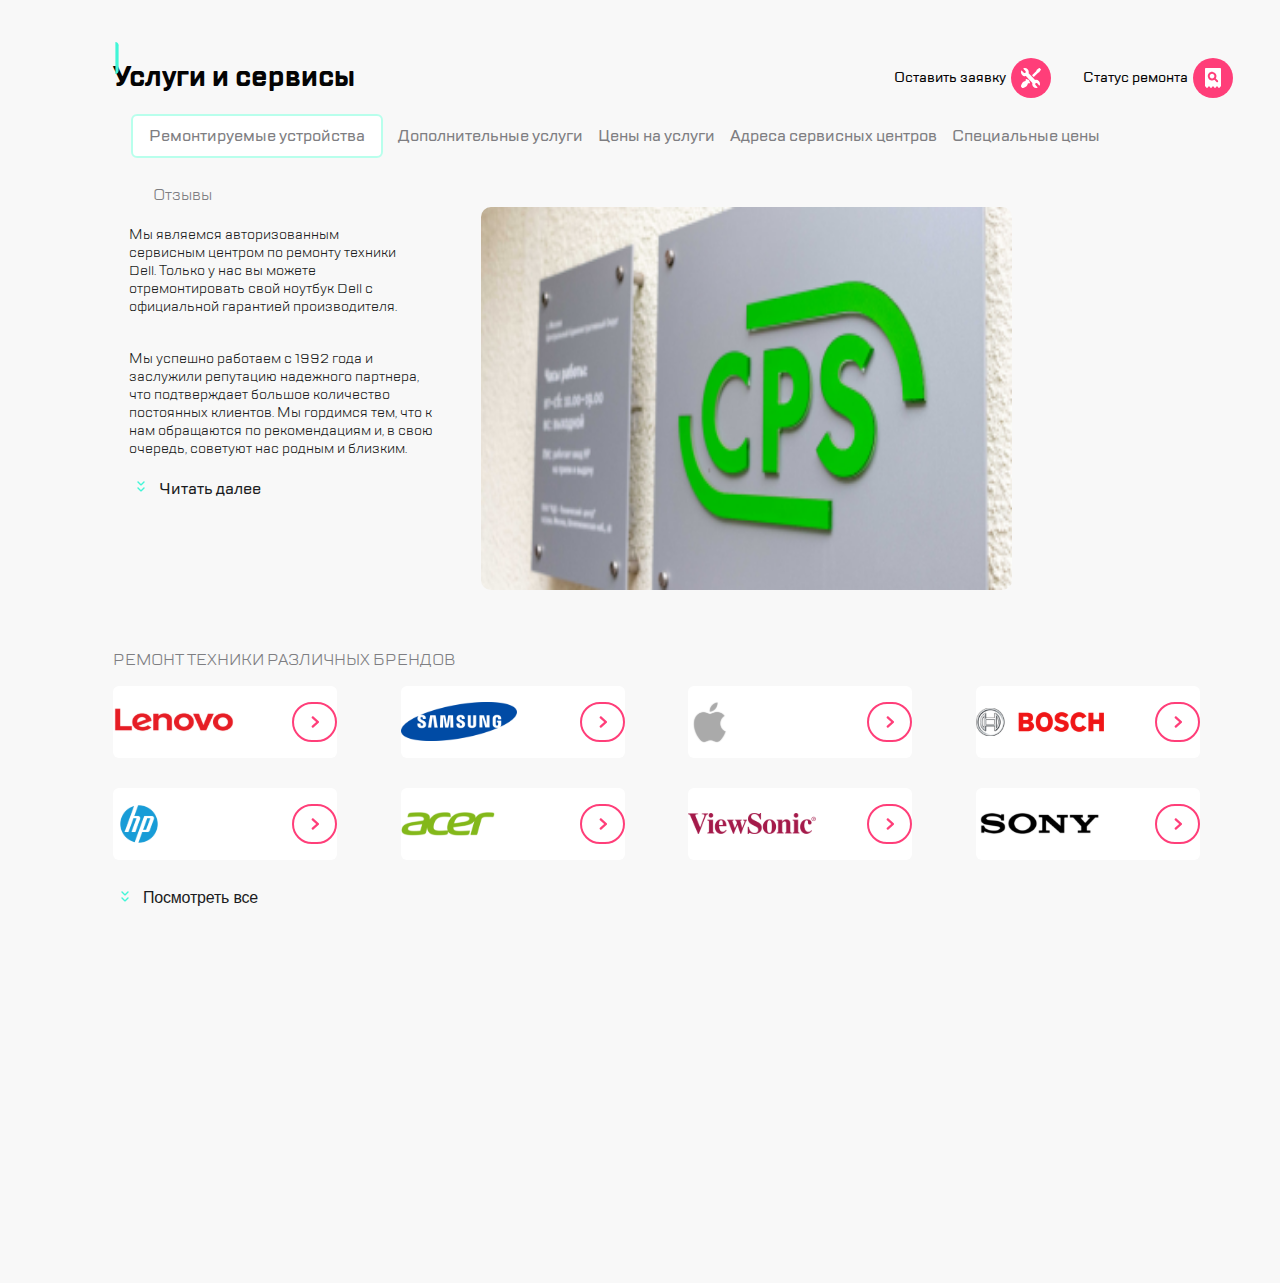
<file: index.html>
<!doctype html>
<html lang="en">
  <head>
    <meta charset="UTF-8" />
    <meta name="viewport" content="width=device-width, initial-scale=1.0" />
    <title>CPS</title>
    <link rel="stylesheet" href="css/slider.css" />
    <link rel="stylesheet" href="css/style.css" />
    <link rel="stylesheet" href="css/mobilesyle.css" />
    <link rel="stylesheet" href="fonts/TTLakes/stylesheet.css" />
    <link
      rel="stylesheet"
      href="https://cdn.jsdelivr.net/npm/swiper@11/swiper-bundle.min.css"
    />
  </head>
  <body>
    <header class="header">
      <nav class="menu">
        <ul class="menu__list">
          <li>
            <a href="#" class="menu__link-nav">
              <img class="logo-img" src="./imgs/burger.svg" alt="Меню" />
            </a>
          </li>
          <li>
            <a href="#" class="logo">
              <img class="logo-img" src="./imgs/Logo.svg" alt="Логотип" />
            </a>
          </li>
        </ul>
        <div class="menu__list-block">
          <ul class="menu__list-invise">
            <li>
              <a href="#" class="menu__link">
                <img class="logo-img" src="./imgs/call.svg" alt="Позвонить" />
              </a>
            </li>
            <li>
              <a href="#" class="menu__link">
                <img class="logo-img" src="./imgs/chat.svg" alt="Написать" />
              </a>
            </li>
            <li>
              <a href="#" class="menu__link">
                <img class="logo-img" src="imgs/checkstatus.svg" alt="Чат" />
              </a>
            </li>
          </ul>
          <ul class="menu__list-info">
            <li class="menu__item-pol">
              <a href="#" class="menu__link">
                <img class="logo-img" src="./imgs/repair.svg" alt="Поиск" />
              </a>
            </li>
            <li>
              <a href="#" class="menu__link">
                <img class="logo-img" src="./imgs/checkstatus.svg" alt="Меню" />
              </a>
            </li>
          </ul>
        </div>
      </nav>
    </header>
    <section class="burger__menu">
      <nav class="menu__burger--nav">
        <ul class="menu__list--burger">
          <div class="dd">
            <div class="menu__list-cps--mobile">
              <li>
                <a href="#" class="menu__link-nav">
                  <img class="menu-img" src="imgs/burger.svg" alt="Меню" />
                </a>
              </li>
              <a href="#" class="logo__burger">
                <img
                  class="logo-img--burger"
                  src="imgs/Logo.svg"
                  alt="Логотип"
                />
              </a>
            </div>
            <div class="menu__item-cart">
              <li>
                <a href="#" class="menu__link">
                  <img class="logo-img" src="imgs/search.svg" alt="Поиск" />
                </a>
              </li>
            </div>
          </div>
        </ul>
      </nav>
      <section class="info">
        <div class="container">
          <div class="repair">
            <ul class="repair__menu-list">
              <div class="repair__menu-list--cps">
                <div class="repair-active_blow">
                  <img
                    class="img-stick-active"
                    src="imgs/highlight.svg"
                    alt=""
                  />
                </div>
                <div class="repair__div">
                  <a href="#" class="repair__menu-ink-nav">
                    <li class="repair__menu-ist--item repair--active">
                      Ремонт техники
                    </li>
                  </a>
                  <a href="#" class="repair__menu-ink-nav">
                    <li class="repair__menu-ist--item">Услуги и сервисы</li>
                  </a>
                  <a href="#" class="repair__menu-ink-nav">
                    <li class="repair__menu-ist--item">
                      Корпоративным клиентам
                    </li>
                  </a>
                  <a href="#" class="repair__menu-ink-nav">
                    <li class="repair__menu-ist--item">Продавцам техники</li>
                  </a>
                  <a href="#" class="repair__menu-ink-nav">
                    <li class="repair__menu-ist--item">Партнерам</li>
                  </a>
                  <a href="#" class="repair__menu-ink-nav">
                    <li class="repair__menu-ist--item">Производителям</li>
                  </a>
                  <a href="#" class="repair__menu-ink-nav">
                    <li class="repair__menu-ist--item">
                      Наши сервисные центры
                    </li>
                  </a>
                  <a href="#" class="repair__menu-ink-nav">
                    <li class="repair__menu-ist--item">Контакты</li>
                  </a>
                </div>
              </div>
            </ul>
          </div>

          <div class="informatiounOfUser">
            <a href="#" class="informatiounOfUser__menu-link">
              <img class="logo-img" src="imgs/call.svg" alt="Позвонить" />
            </a>
            <a href="#" class="informatiounOfUser__menu-link">
              <img class="logo-img" src="imgs/chat.svg" alt="Написать" />
            </a>
            <a href="#" class="informatiounOfUser__menu-link">
              <img class="logo-img" src="imgs/profile.svg" alt="Чат"
            /></a>
          </div>
          <div class="gmail">
            <a href="#" class="gmail__text">mail@cps.com</a>
          </div>

          <div class="phone">
            <a href="tel:88008908900" class="phone__num">8 800 890 8900</a>
          </div>
          <div class="languges">
            <a href="#" class="languges__href active__class">RU</a>
            <a href="#" class="languges__href">EU</a>
            <a href="#" class="languges__href">CH</a>
          </div>
        </div>
      </section>
    </section>
    <main class="main">
      <section class="info">
        <div class="container">
          <div class="services">
            <div class="services__content">
              <img class="img-stick-active" src="./imgs/highlight.svg" alt="" />
              <h1 class="services__content-text">Услуги и сервисы</h1>
            </div>
            <div class="services__content-uslugi">
              <a href="#" class="zayavka"
                >Оставить заявку
                <img class="logo-img-r" src="./imgs/repair.svg" alt="Заявка" />
              </a>
              <a href="#" class="zayavka"
                >Статус ремонта
                <img
                  class="logo-img-r"
                  src="./imgs/checkstatus.svg"
                  alt="Ремонт"
                />
              </a>
            </div>
          </div>
          <div class="blov_input">
            <nav class="block_services">
              <button class="btn btn__active">
                <a
                  href="#"
                  class="additional_services additional_services__mobile service--active"
                  >Ремонтируемые устройства</a
                >
              </button>
              <button class="btn">
                <a href="#" class="additional_services"
                  >Дополнительные услуги</a
                >
              </button>
              <button class="btn">
                <a href="#" class="additional_services">Цены на услуги</a>
              </button>
              <button class="btn">
                <a href="#" class="additional_services additional_services-rem"
                  >Адреса сервисных центров</a
                >
              </button>
              <button class="btn">
                <a href="#" class="additional_services">Специальные цены</a>
              </button>
            </nav>
          </div>
          <p class="reviews-text">Отзывы</p>
          <div class="block_flex">
            <article class="article">
              <h4 class="text-info">
                Мы являемся авторизованным сервисным центром по ремонту техники
                Dell. Только у нас вы можете отремонтировать свой ноутбук Dell с
                официальной гарантией производителя.
              </h4>
              <h4 class="text-info-work">
                Мы успешно работаем с 1992 года и заслужили репутацию надежного
                партнера,
                <span class="text-info-work-continum"
                  >что подтверждает большое количество постоянных клиентов. Мы
                  гордимся тем, что к нам обращаются по рекомендациям и, в свою
                  очередь, советуют нас родным и близким.</span
                >
              </h4>
              <div class="read">
                <a href="#" class="read__more">
                  <img class="expand-img" src="./imgs/expand.svg" alt="" />
                </a>
                <button class="read__next">Читать далее</button>
              </div>
            </article>
            <div class="read__arrows">
              <img class="photo-gps-img" src="../imgs/_MG_3223.png" alt="" />
            </div>
          </div>
        </div>
      </section>
      <section class="slider">
        <div class="container">
          <h2 class="slider__text">Ремонт техники различных брендов</h2>
          <div class="swiper">
            <div class="swiper-wrapper">
              <div class="swiper-slide">
                <div class="swiper__slider-img">
                  <img
                    class="lenovo__img"
                    src="imgs/ico_name_firms/lenovo.svg"
                    alt=""
                  />
                  <img
                    class="check"
                    src="imgs/ico_name_firms/ic_go.svg"
                    alt=""
                  />
                </div>
              </div>
              <div class="swiper-slide">
                <div class="swiper__slider-img">
                  <img
                    class="samsung__img"
                    src="imgs/ico_name_firms/Bitmap.svg"
                    alt="Поиск"
                  />
                  <img
                    class="check"
                    src="imgs/ico_name_firms/ic_go.svg"
                    alt="Поиск"
                  />
                </div>
              </div>
              <div class="swiper-slide">
                <div class="swiper__slider-img">
                  <img
                    class="apple__img"
                    src="imgs/ico_name_firms/apple.svg"
                    alt="Поиск"
                  />
                  <img
                    class="check"
                    src="imgs/ico_name_firms/ic_go.svg"
                    alt="Поиск"
                  />
                </div>
              </div>
              <div class="swiper-slide">
                <div class="swiper__slider-img">
                  <img
                    class="bosh__img"
                    src="imgs/ico_name_firms/bosh.svg"
                    alt="Поиск"
                  />
                  <img
                    class="check"
                    src="imgs/ico_name_firms/ic_go.svg"
                    alt="Поиск"
                  />
                </div>
              </div>
              <div class="swiper-slide">
                <div class="swiper__slider-img">
                  <img
                    class="hp__img"
                    src="imgs/ico_name_firms/hp.svg"
                    alt="Поиск"
                  />
                  <img
                    class="check"
                    src="imgs/ico_name_firms/ic_go.svg"
                    alt="Поиск"
                  />
                </div>
              </div>
              <div class="swiper-slide">
                <div class="swiper__slider-img">
                  <img
                    class="acer__img"
                    src="imgs/ico_name_firms/acer.svg"
                    alt="Поиск"
                  />
                  <img
                    class="check"
                    src="imgs/ico_name_firms/ic_go.svg"
                    alt="Поиск"
                  />
                </div>
              </div>
              <div class="swiper-slide">
                <div class="swiper__slider-img">
                  <img
                    class="acer__img"
                    src="imgs/ico_name_firms/acer.svg"
                    alt="Поиск"
                  />
                  <img
                    class="check"
                    src="imgs/ico_name_firms/ic_go.svg"
                    alt="Поиск"
                  />
                </div>
              </div>
              <div class="swiper-slide">
                <div class="swiper__slider-img">
                  <img
                    class="acer__img"
                    src="imgs/ico_name_firms/lenovo.svg"
                    alt="Поиск"
                  />
                  <img
                    class="check"
                    src="imgs/ico_name_firms/ic_go.svg"
                    alt="Поиск"
                  />
                </div>
              </div>
            </div>
            <div class="swiper-pagination"></div>
          </div>
          <div class="slide__flex">
            <div class="slide__flex-wrapper">
              <div class="slide__flex-position">
                <div class="slide__flex-img">
                  <img
                    class="lenovo__img"
                    src="imgs/ico_name_firms/lenovo.svg"
                    alt=""
                  />
                  <img
                    class="check"
                    src="imgs/ico_name_firms/ic_go.svg"
                    alt=""
                  />
                </div>
              </div>
              <div class="slide__flex-position">
                <div class="slide__flex-img">
                  <img
                    class="samsung__img"
                    src="imgs/ico_name_firms/Bitmap.svg"
                    alt="Поиск"
                  />
                  <img
                    class="check"
                    src="imgs/ico_name_firms/ic_go.svg"
                    alt="Поиск"
                  />
                </div>
              </div>
              <div class="slide__flex-position">
                <div class="slide__flex-img">
                  <img
                    class="apple__img"
                    src="imgs/ico_name_firms/apple.svg"
                    alt="Поиск"
                  />
                  <img
                    class="check"
                    src="imgs/ico_name_firms/ic_go.svg"
                    alt="Поиск"
                  />
                </div>
              </div>
              <div class="slide__flex-position">
                <div class="slide__flex-img">
                  <img
                    class="bosh__img"
                    src="imgs/ico_name_firms/bosh.svg"
                    alt="Поиск"
                  />
                  <img
                    class="check"
                    src="imgs/ico_name_firms/ic_go.svg"
                    alt="Поиск"
                  />
                </div>
              </div>
              <div class="slide__flex-position">
                <div class="slide__flex-img">
                  <img
                    class="hp__img"
                    src="imgs/ico_name_firms/hp.svg"
                    alt="Поиск"
                  />
                  <img
                    class="check"
                    src="imgs/ico_name_firms/ic_go.svg"
                    alt="Поиск"
                  />
                </div>
              </div>
              <div class="slide__flex-position">
                <div class="slide__flex-img">
                  <img
                    class="acer__img"
                    src="imgs/ico_name_firms/acer.svg"
                    alt="Поиск"
                  />
                  <img
                    class="check"
                    src="imgs/ico_name_firms/ic_go.svg"
                    alt="Поиск"
                  />
                </div>
              </div>
              <div class="slide__flex-position slide__inise--two">
                <div class="slide__flex-img">
                  <img
                    class="acer__img"
                    src="imgs/ico_name_firms/ViewSinic.svg"
                    alt="Поиск"
                  />
                  <img
                    class="check"
                    src="imgs/ico_name_firms/ic_go.svg"
                    alt="Поиск"
                  />
                </div>
              </div>
              <div class="slide__flex-position slide__inise--two">
                <div class="slide__flex-img">
                  <img
                    class="acer__img"
                    src="imgs/ico_name_firms/Sony.svg"
                    alt="Поиск"
                  />
                  <img
                    class="check"
                    src="imgs/ico_name_firms/ic_go.svg"
                    alt="Поиск"
                  />
                </div>
              </div>

              <div class="slide__flex-position slide--invase">
                <div class="slide__flex-img">
                  <img
                    class="acer__img"
                    src="imgs/ico_name_firms/lenovo.svg"
                    alt="Поиск"
                  />
                  <img
                    class="check"
                    src="imgs/ico_name_firms/ic_go.svg"
                    alt="Поиск"
                  />
                </div>
              </div>
              <div class="slide__flex-position slide--invase">
                <div class="slide__flex-img">
                  <img
                    class="acer__img"
                    src="imgs/ico_name_firms/bosh.svg"
                    alt="Поиск"
                  />
                  <img
                    class="check"
                    src="imgs/ico_name_firms/ic_go.svg"
                    alt="Поиск"
                  />
                </div>
              </div>
              <div class="slide__flex-position slide--invase">
                <div class="slide__flex-img">
                  <img
                    class="acer__img"
                    src="imgs/ico_name_firms/apple.svg "
                    alt="Поиск"
                  />
                  <img
                    class="check"
                    src="imgs/ico_name_firms/ic_go.svg"
                    alt="Поиск"
                  />
                </div>
              </div>
            </div>
          </div>
          <div class="check__shop">
            <a href="#" class="read__more">
              <img class="expand-img" src="./imgs/expand.svg" alt="" />
            </a>
            <button class="view_all">Посмотреть все</button>
          </div>
        </div>
        <script src="https://cdn.jsdelivr.net/npm/swiper@11/swiper-bundle.min.js"></script>
        <script src="script.js"></script>
      </section>
      <section class="slider__laptop"></section>
    </main>
  </body>
</html>
</file>
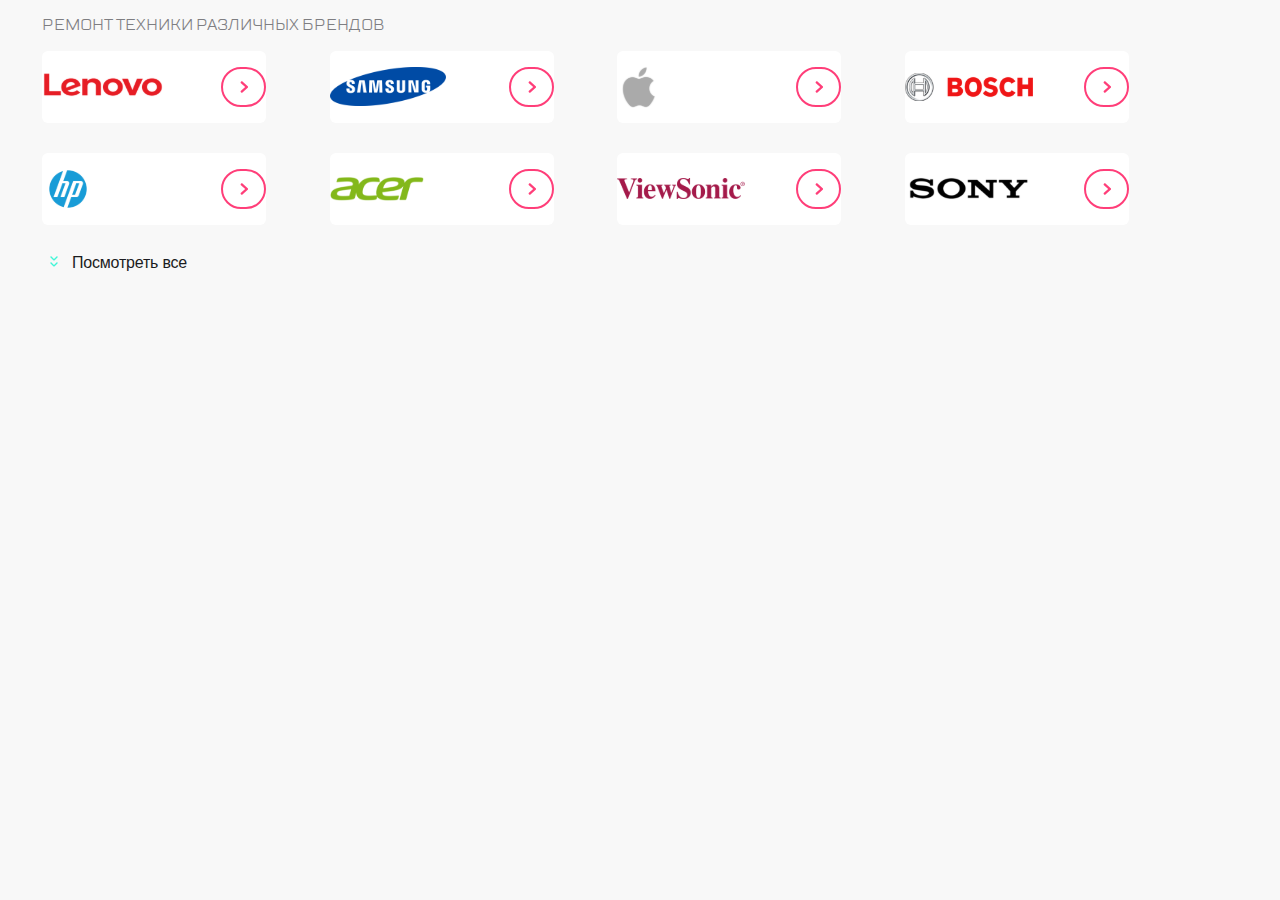
<file: slider.html>
<!doctype html>
<html lang="en">
  <head>
    <meta charset="UTF-8" />
    <meta name="viewport" content="width=device-width, initial-scale=1.0" />
    <title>CPS</title>
    <link rel="stylesheet" href="./css/slider.css" />
    <link rel="stylesheet" href="fonts/TTLakes/stylesheet.css" />
    <link
      rel="stylesheet"
      href="https://cdn.jsdelivr.net/npm/swiper@11/swiper-bundle.min.css"
    />
  </head>
  <body>
    <section class="slider">
      <div class="container">
        <h2 class="slider__text">Ремонт техники различных брендов</h2>
        <div class="swiper">
          <div class="swiper-wrapper">
            <div class="swiper-slide">
              <div class="swiper__slider-img">
                <img
                  class="lenovo__img"
                  src="imgs/ico_name_firms/lenovo.svg"
                  alt=""
                />
                <img class="check" src="imgs/ico_name_firms/ic_go.svg" alt="" />
              </div>
            </div>
            <div class="swiper-slide">
              <div class="swiper__slider-img">
                <img
                  class="samsung__img"
                  src="imgs/ico_name_firms/Bitmap.svg"
                  alt="Поиск"
                />
                <img
                  class="check"
                  src="imgs/ico_name_firms/ic_go.svg"
                  alt="Поиск"
                />
              </div>
            </div>
            <div class="swiper-slide">
              <div class="swiper__slider-img">
                <img
                  class="apple__img"
                  src="imgs/ico_name_firms/apple.svg"
                  alt="Поиск"
                />
                <img
                  class="check"
                  src="imgs/ico_name_firms/ic_go.svg"
                  alt="Поиск"
                />
              </div>
            </div>
            <div class="swiper-slide">
              <div class="swiper__slider-img">
                <img
                  class="bosh__img"
                  src="imgs/ico_name_firms/bosh.svg"
                  alt="Поиск"
                />
                <img
                  class="check"
                  src="imgs/ico_name_firms/ic_go.svg"
                  alt="Поиск"
                />
              </div>
            </div>
            <div class="swiper-slide">
              <div class="swiper__slider-img">
                <img
                  class="hp__img"
                  src="imgs/ico_name_firms/hp.svg"
                  alt="Поиск"
                />
                <img
                  class="check"
                  src="imgs/ico_name_firms/ic_go.svg"
                  alt="Поиск"
                />
              </div>
            </div>
            <div class="swiper-slide">
              <div class="swiper__slider-img">
                <img
                  class="acer__img"
                  src="imgs/ico_name_firms/acer.svg"
                  alt="Поиск"
                />
                <img
                  class="check"
                  src="imgs/ico_name_firms/ic_go.svg"
                  alt="Поиск"
                />
              </div>
            </div>
            <div class="swiper-slide">
              <div class="swiper__slider-img">
                <img
                  class="acer__img"
                  src="imgs/ico_name_firms/acer.svg"
                  alt="Поиск"
                />
                <img
                  class="check"
                  src="imgs/ico_name_firms/ic_go.svg"
                  alt="Поиск"
                />
              </div>
            </div>
            <div class="swiper-slide">
              <div class="swiper__slider-img">
                <img
                  class="acer__img"
                  src="imgs/ico_name_firms/lenovo.svg"
                  alt="Поиск"
                />
                <img
                  class="check"
                  src="imgs/ico_name_firms/ic_go.svg"
                  alt="Поиск"
                />
              </div>
            </div>
          </div>
          <div class="swiper-pagination"></div>
        </div>
        <div class="slide__flex">
          <div class="slide__flex-wrapper">
            <div class="slide__flex-position">
              <div class="slide__flex-img">
                <img
                  class="lenovo__img"
                  src="imgs/ico_name_firms/lenovo.svg"
                  alt=""
                />
                <img class="check" src="imgs/ico_name_firms/ic_go.svg" alt="" />
              </div>
            </div>
            <div class="slide__flex-position">
              <div class="slide__flex-img">
                <img
                  class="samsung__img"
                  src="imgs/ico_name_firms/Bitmap.svg"
                  alt="Поиск"
                />
                <img
                  class="check"
                  src="imgs/ico_name_firms/ic_go.svg"
                  alt="Поиск"
                />
              </div>
            </div>
            <div class="slide__flex-position">
              <div class="slide__flex-img">
                <img
                  class="apple__img"
                  src="imgs/ico_name_firms/apple.svg"
                  alt="Поиск"
                />
                <img
                  class="check"
                  src="imgs/ico_name_firms/ic_go.svg"
                  alt="Поиск"
                />
              </div>
            </div>
            <div class="slide__flex-position">
              <div class="slide__flex-img">
                <img
                  class="bosh__img"
                  src="imgs/ico_name_firms/bosh.svg"
                  alt="Поиск"
                />
                <img
                  class="check"
                  src="imgs/ico_name_firms/ic_go.svg"
                  alt="Поиск"
                />
              </div>
            </div>
            <div class="slide__flex-position">
              <div class="slide__flex-img">
                <img
                  class="hp__img"
                  src="imgs/ico_name_firms/hp.svg"
                  alt="Поиск"
                />
                <img
                  class="check"
                  src="imgs/ico_name_firms/ic_go.svg"
                  alt="Поиск"
                />
              </div>
            </div>
            <div class="slide__flex-position">
              <div class="slide__flex-img">
                <img
                  class="acer__img"
                  src="imgs/ico_name_firms/acer.svg"
                  alt="Поиск"
                />
                <img
                  class="check"
                  src="imgs/ico_name_firms/ic_go.svg"
                  alt="Поиск"
                />
              </div>
            </div>
            <div class="slide__flex-position slide__inise--two">
              <div class="slide__flex-img">
                <img
                  class="acer__img"
                  src="imgs/ico_name_firms/ViewSinic.svg"
                  alt="Поиск"
                />
                <img
                  class="check"
                  src="imgs/ico_name_firms/ic_go.svg"
                  alt="Поиск"
                />
              </div>
            </div>
            <div class="slide__flex-position slide__inise--two">
              <div class="slide__flex-img">
                <img
                  class="acer__img"
                  src="imgs/ico_name_firms/Sony.svg"
                  alt="Поиск"
                />
                <img
                  class="check"
                  src="imgs/ico_name_firms/ic_go.svg"
                  alt="Поиск"
                />
              </div>
            </div>

            <div class="slide__flex-position slide--invase">
              <div class="slide__flex-img">
                <img
                  class="acer__img"
                  src="imgs/ico_name_firms/lenovo.svg"
                  alt="Поиск"
                />
                <img
                  class="check"
                  src="imgs/ico_name_firms/ic_go.svg"
                  alt="Поиск"
                />
              </div>
            </div>
            <div class="slide__flex-position slide--invase">
              <div class="slide__flex-img">
                <img
                  class="acer__img"
                  src="imgs/ico_name_firms/bosh.svg"
                  alt="Поиск"
                />
                <img
                  class="check"
                  src="imgs/ico_name_firms/ic_go.svg"
                  alt="Поиск"
                />
              </div>
            </div>
            <div class="slide__flex-position slide--invase">
              <div class="slide__flex-img">
                <img
                  class="acer__img"
                  src="imgs/ico_name_firms/apple.svg "
                  alt="Поиск"
                />
                <img
                  class="check"
                  src="imgs/ico_name_firms/ic_go.svg"
                  alt="Поиск"
                />
              </div>
            </div>
          </div>
        </div>
        <div class="check__shop">
          <a href="#" class="read__more">
            <img class="expand-img" src="./imgs/expand.svg" alt="" />
          </a>
          <button class="view_all">Посмотреть все</button>
        </div>
      </div>
      <script src="https://cdn.jsdelivr.net/npm/swiper@11/swiper-bundle.min.js"></script>
      <script src="script.js"></script>
    </section>
  </body>
</html>
</file>
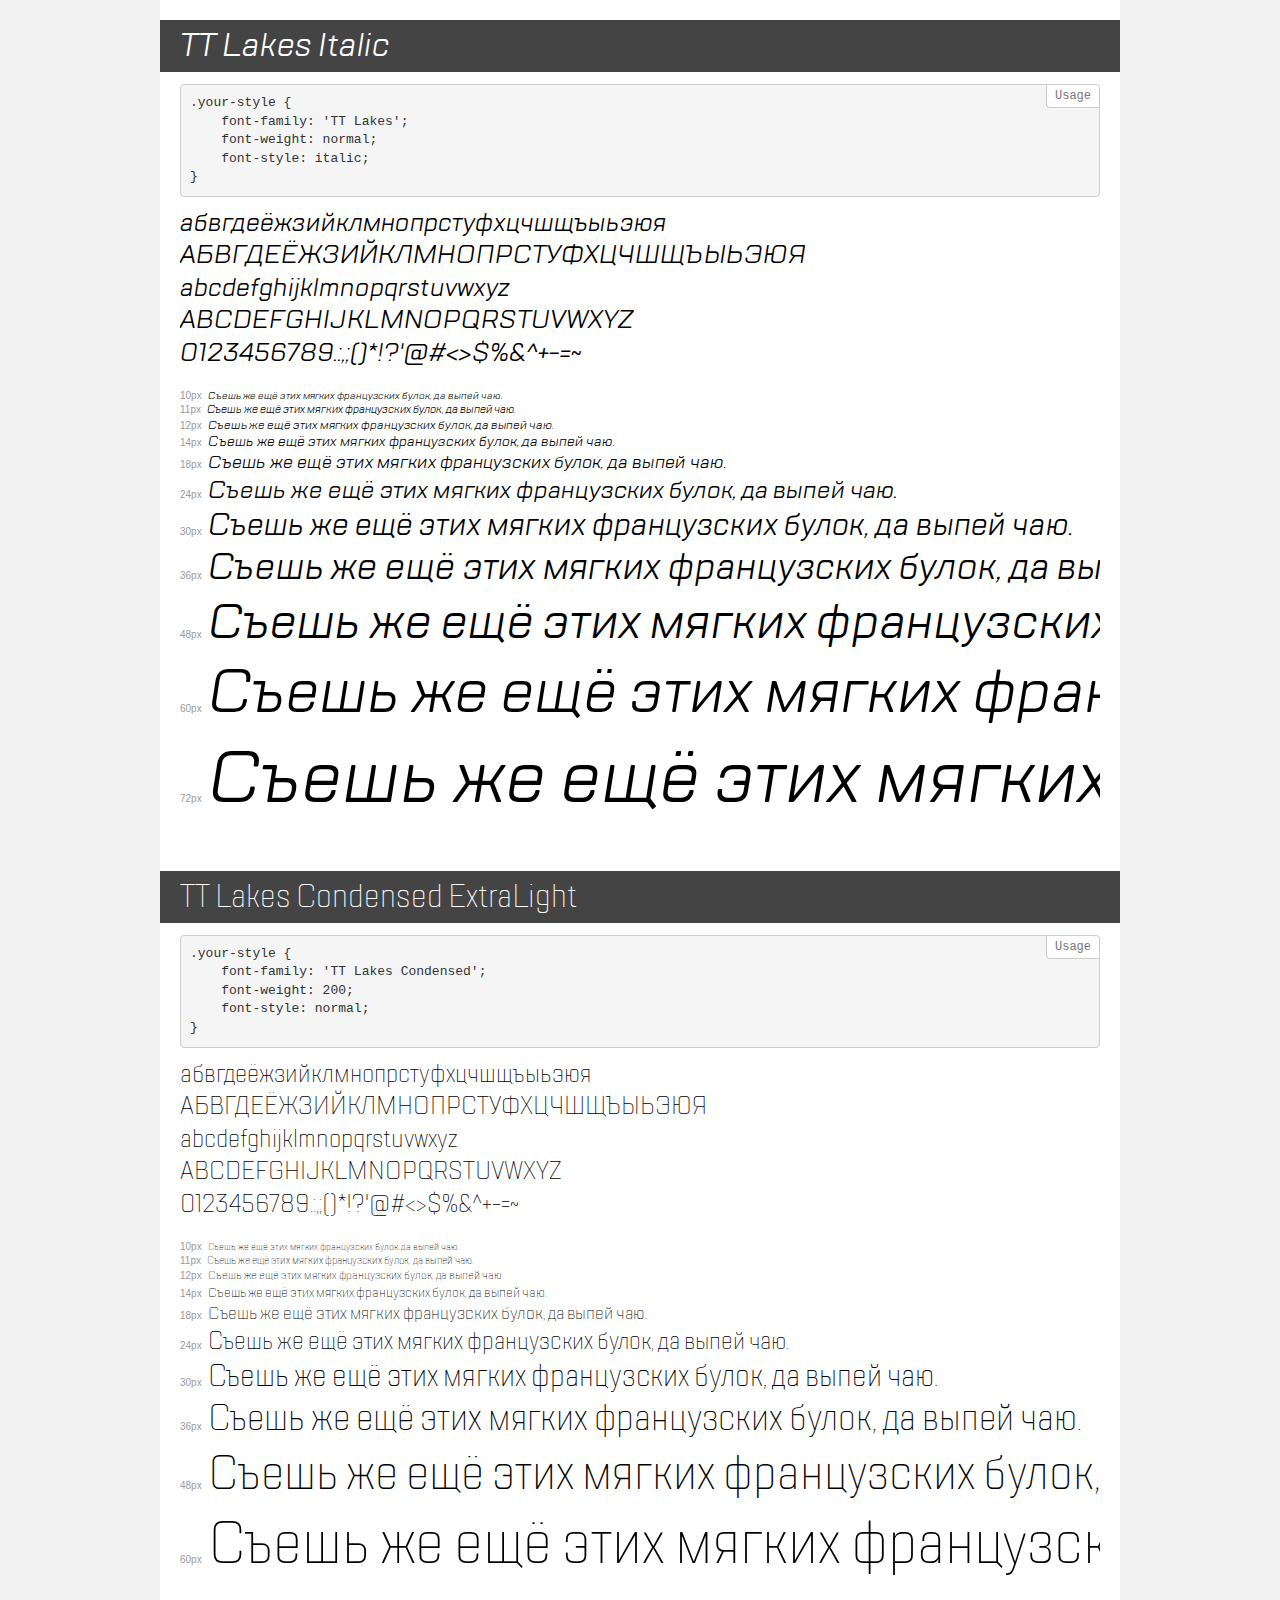
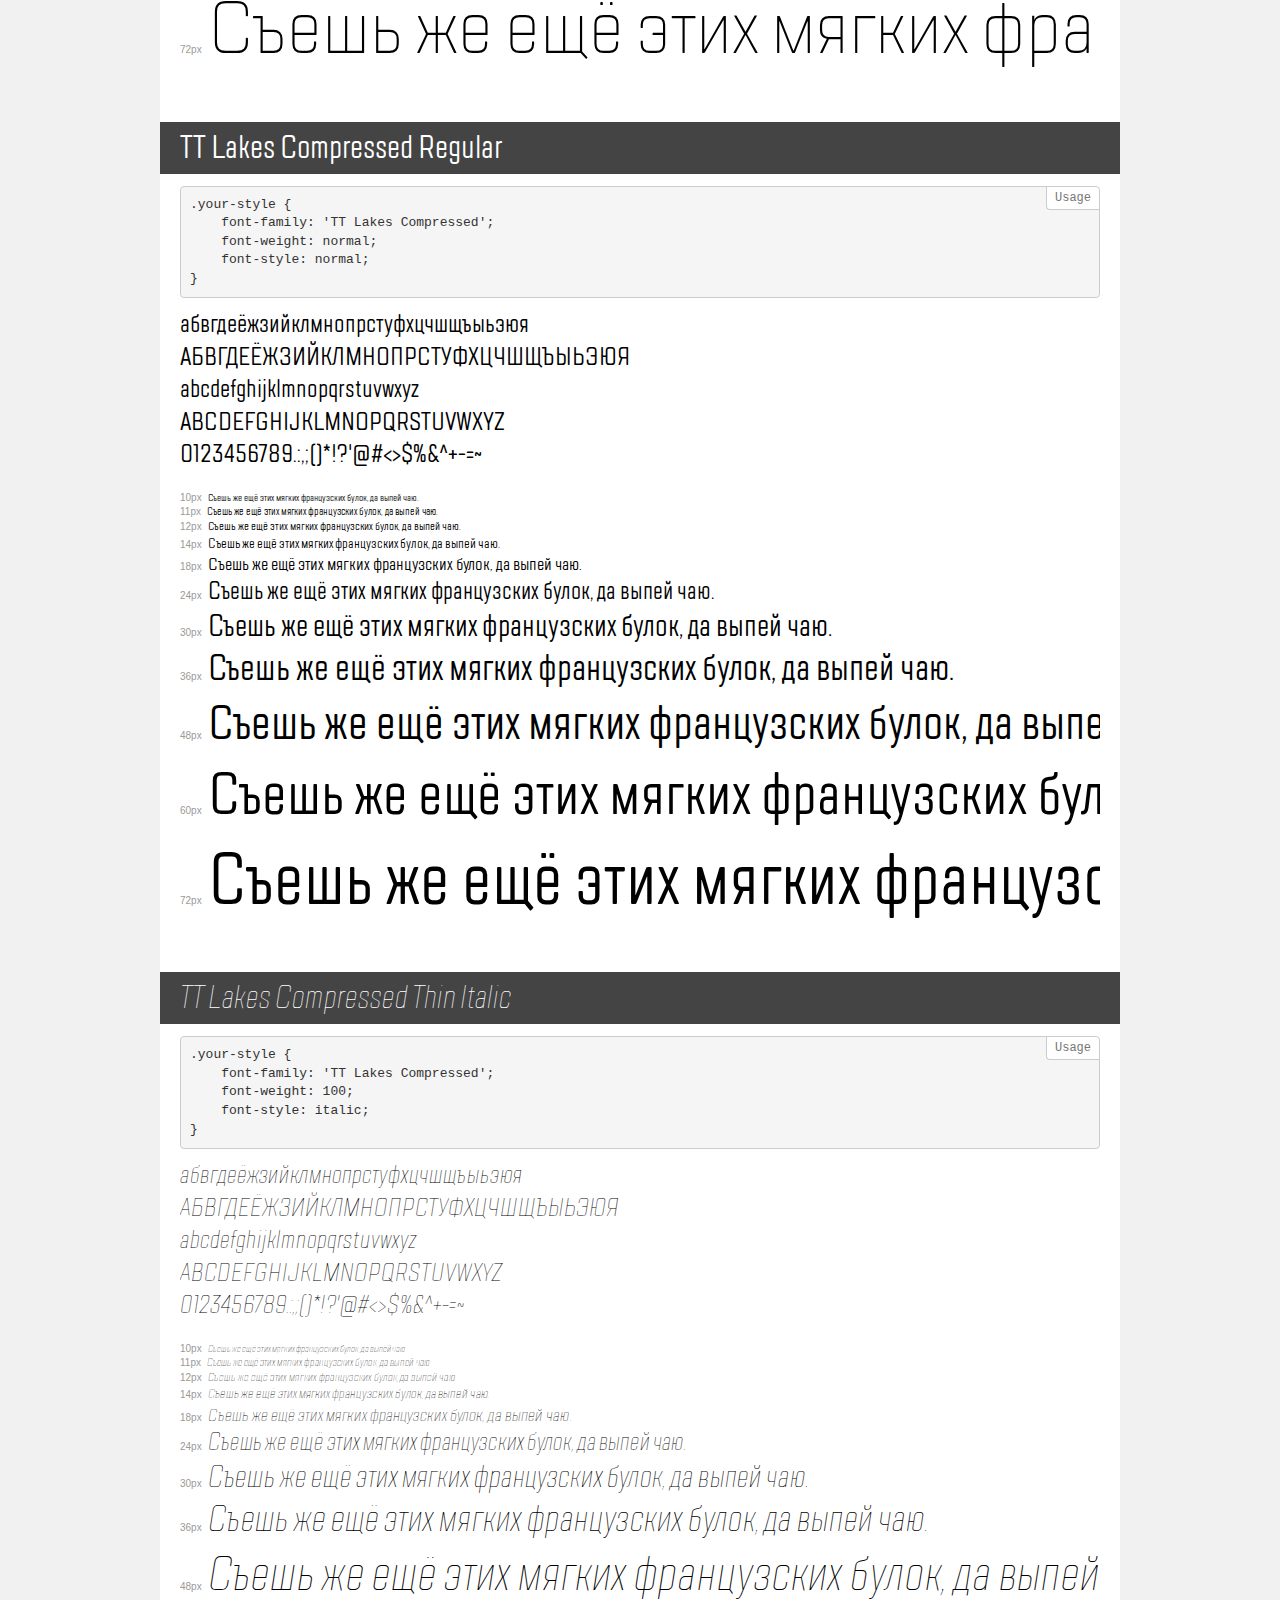
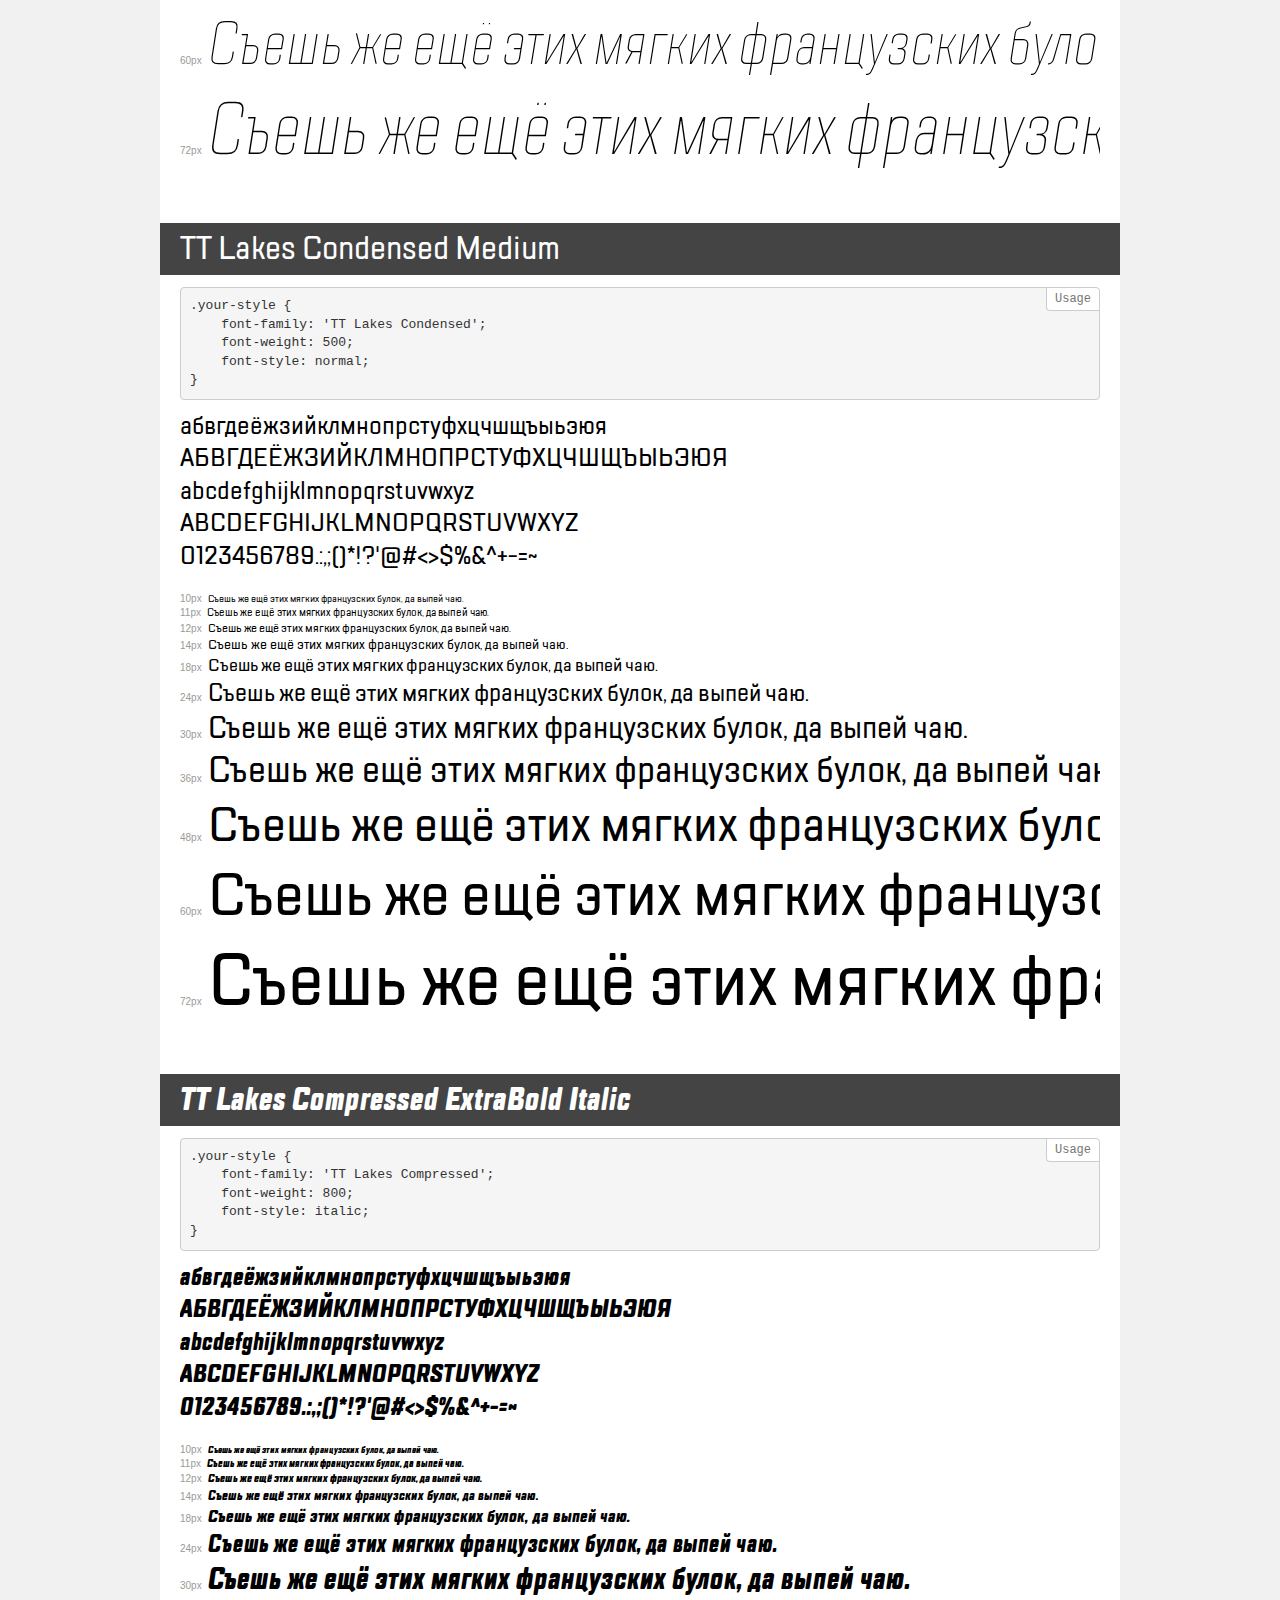
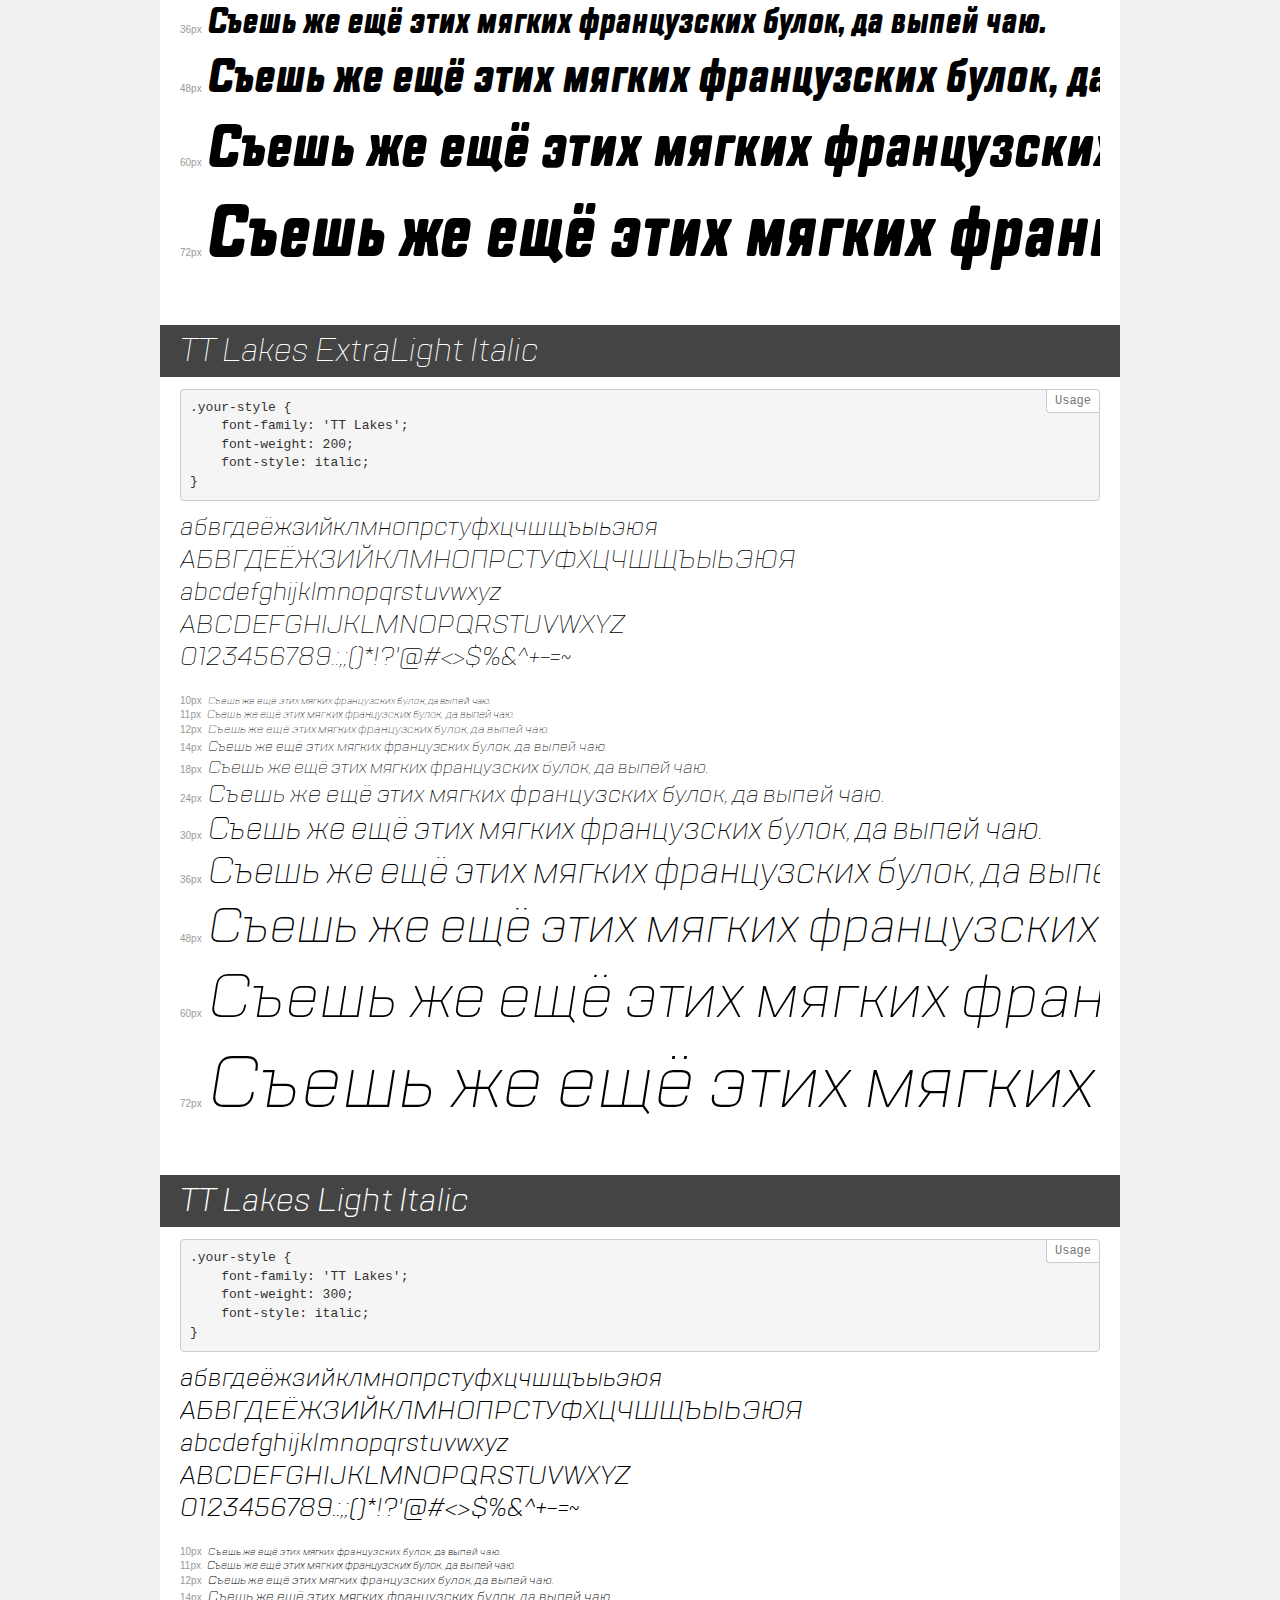
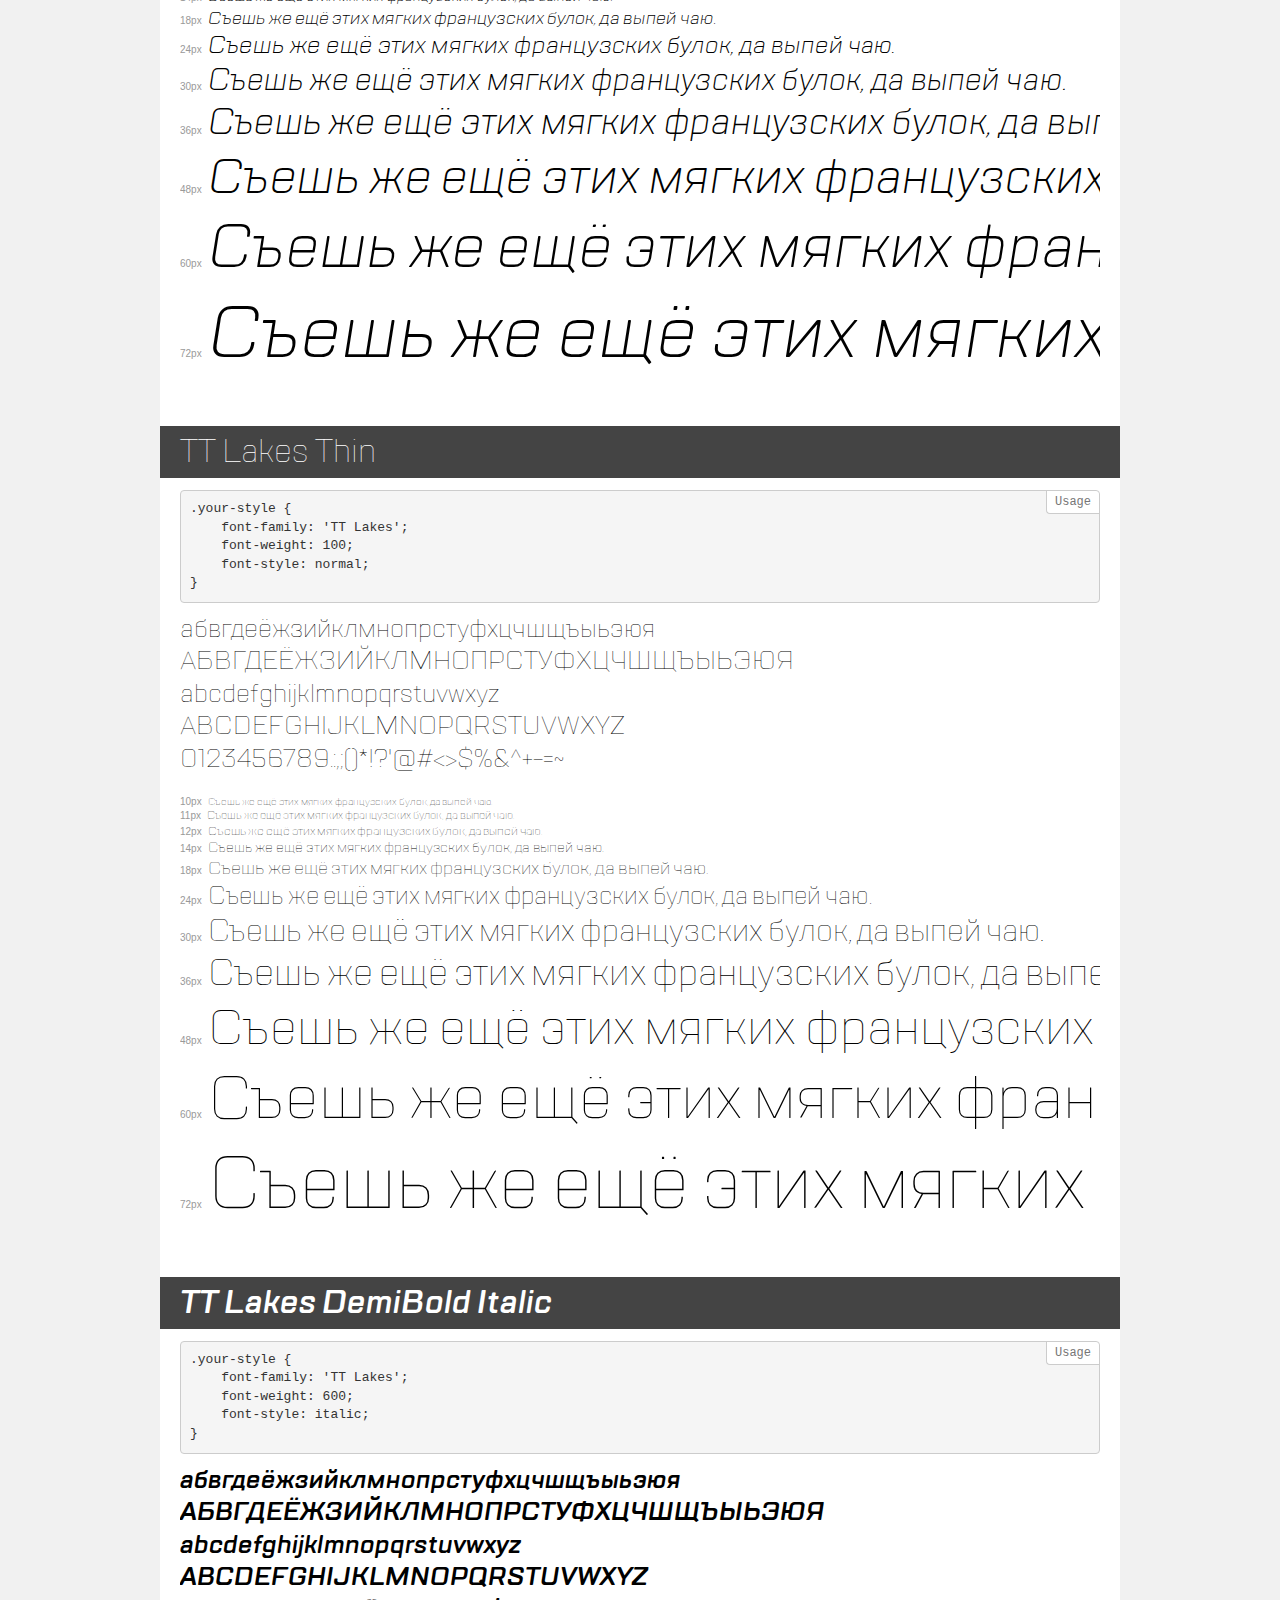
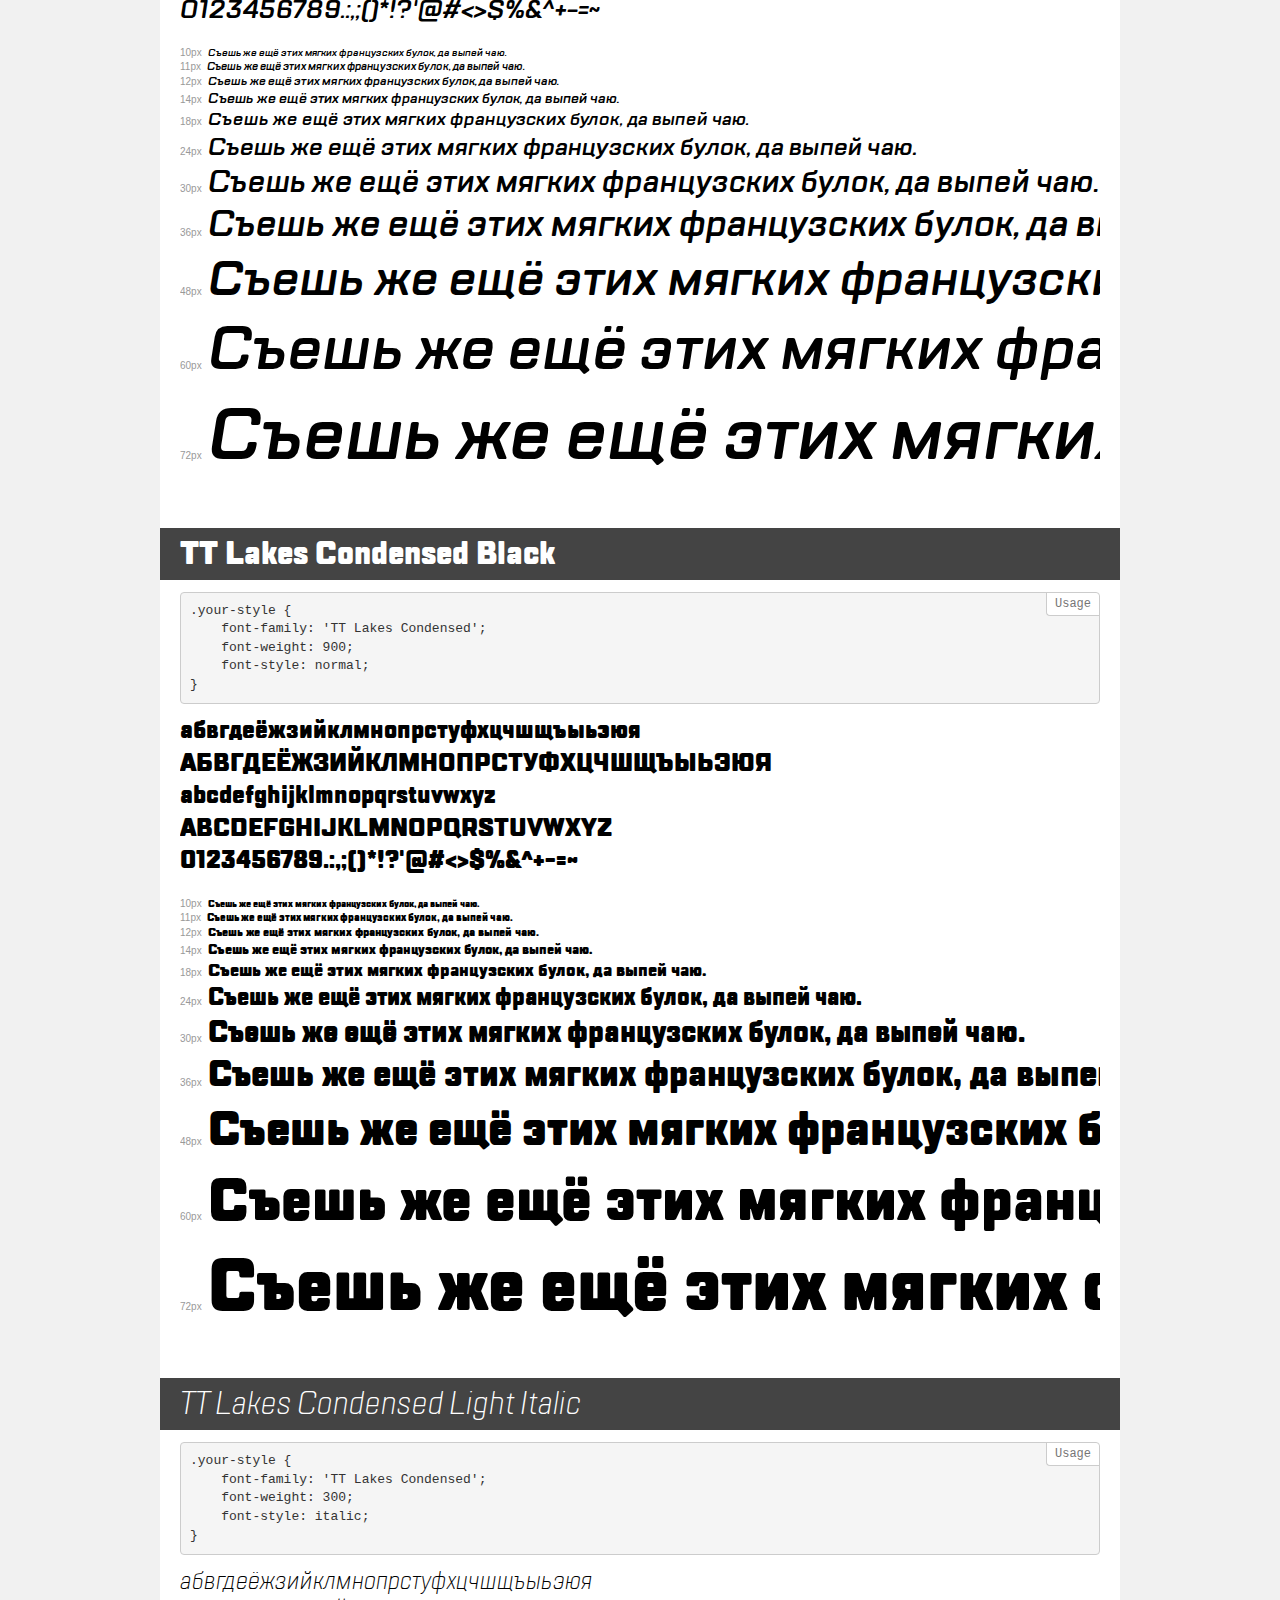
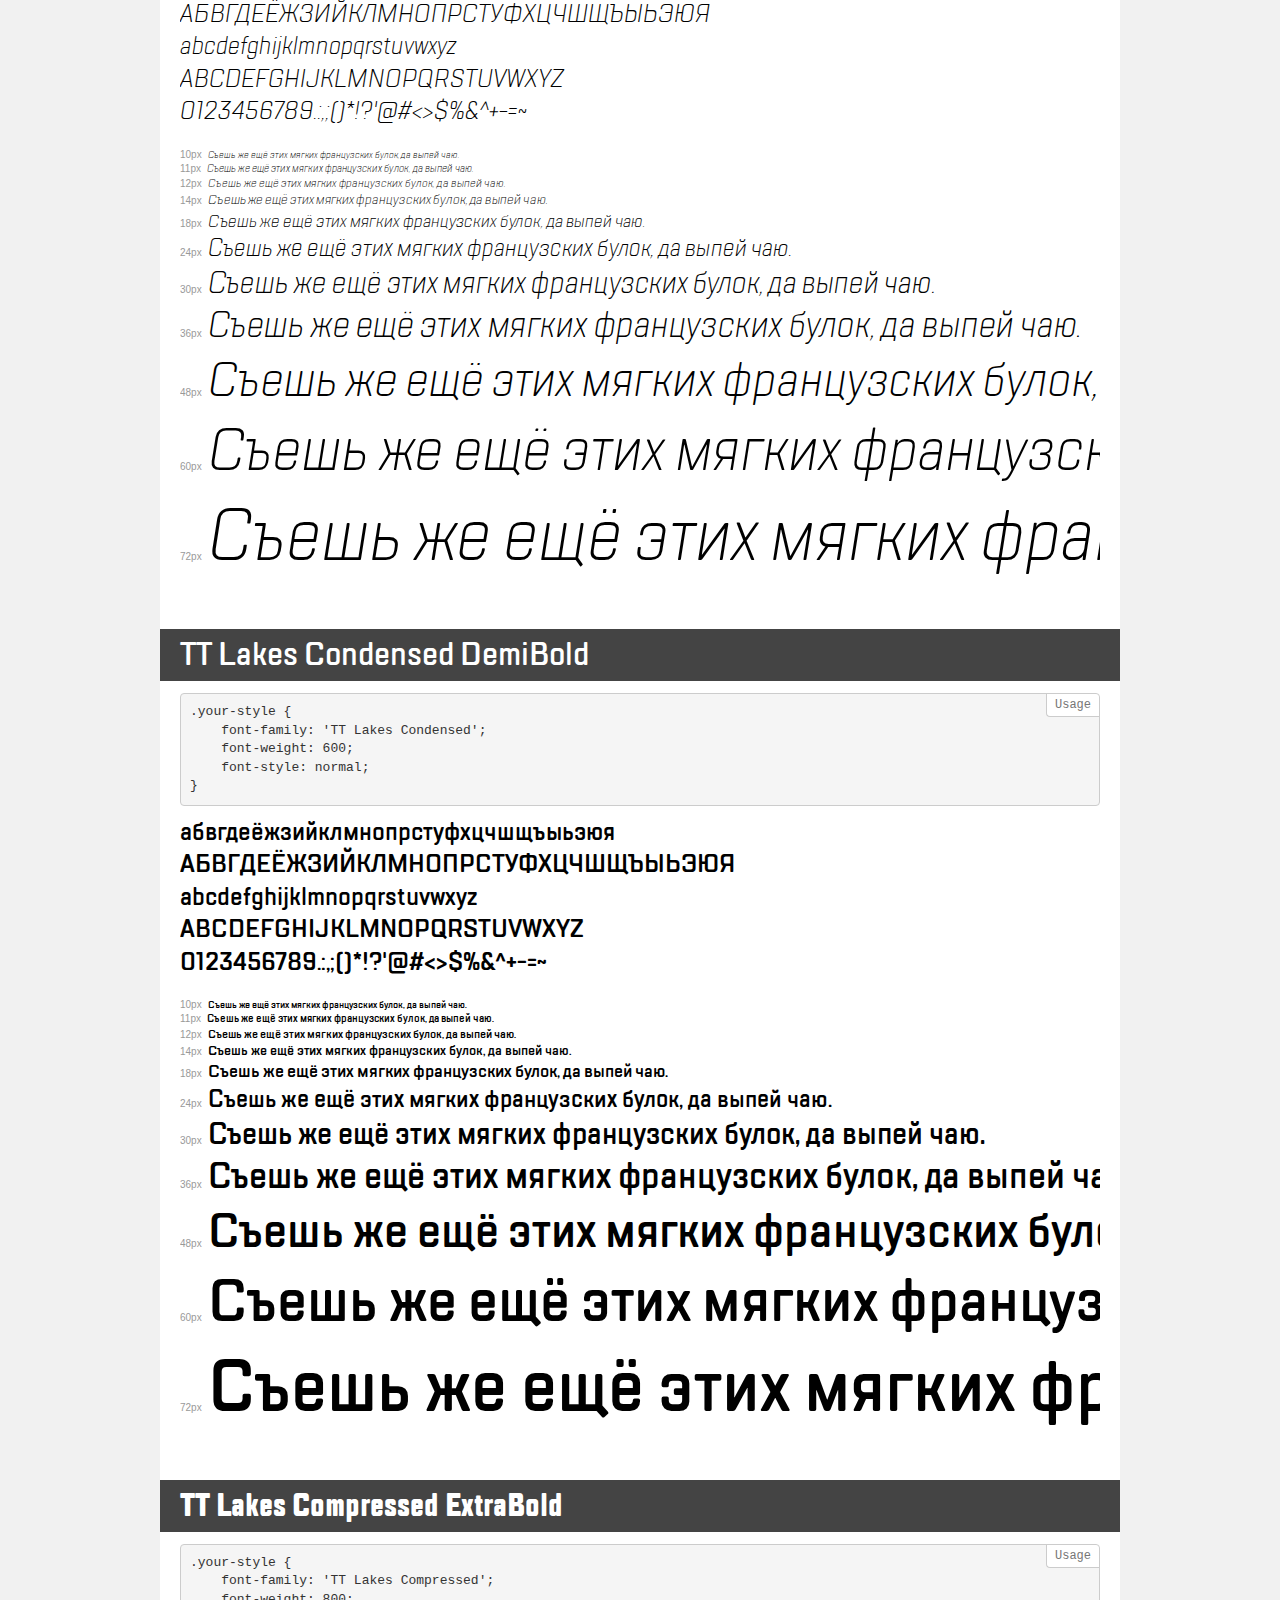
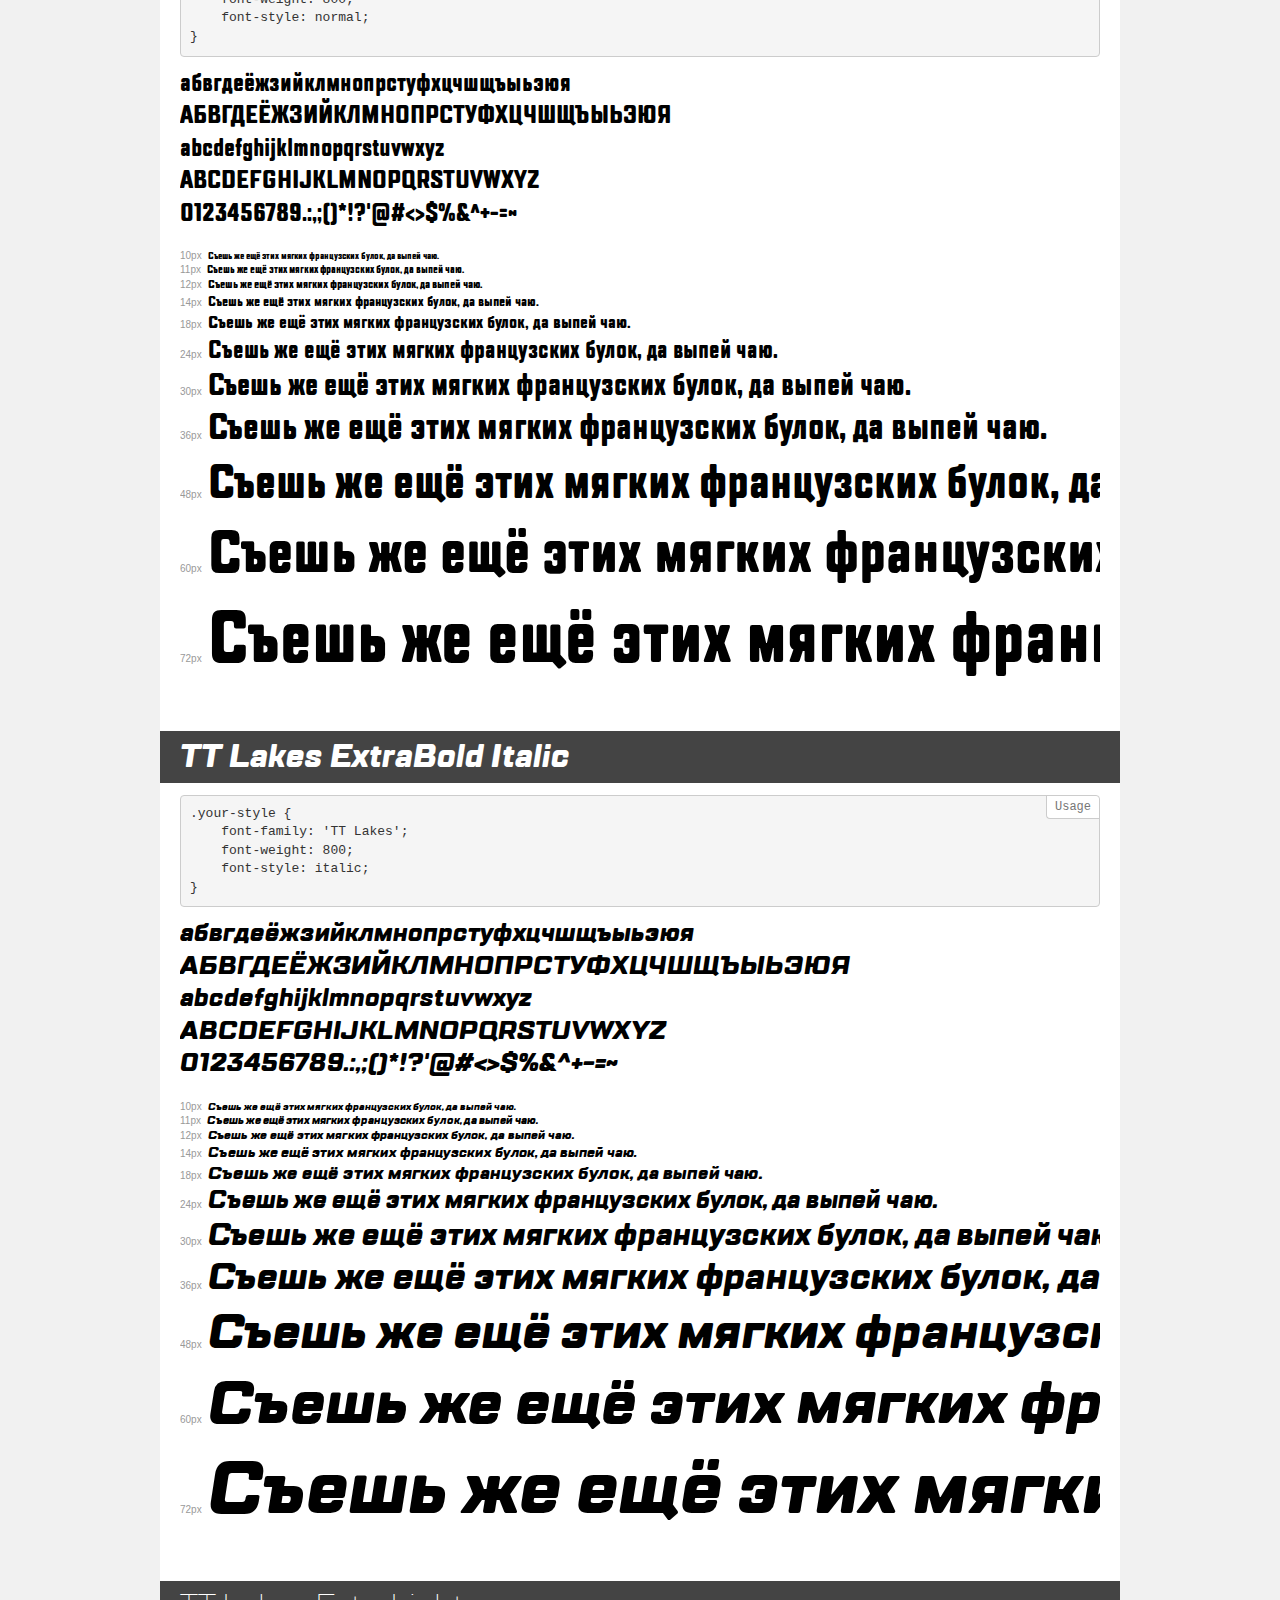
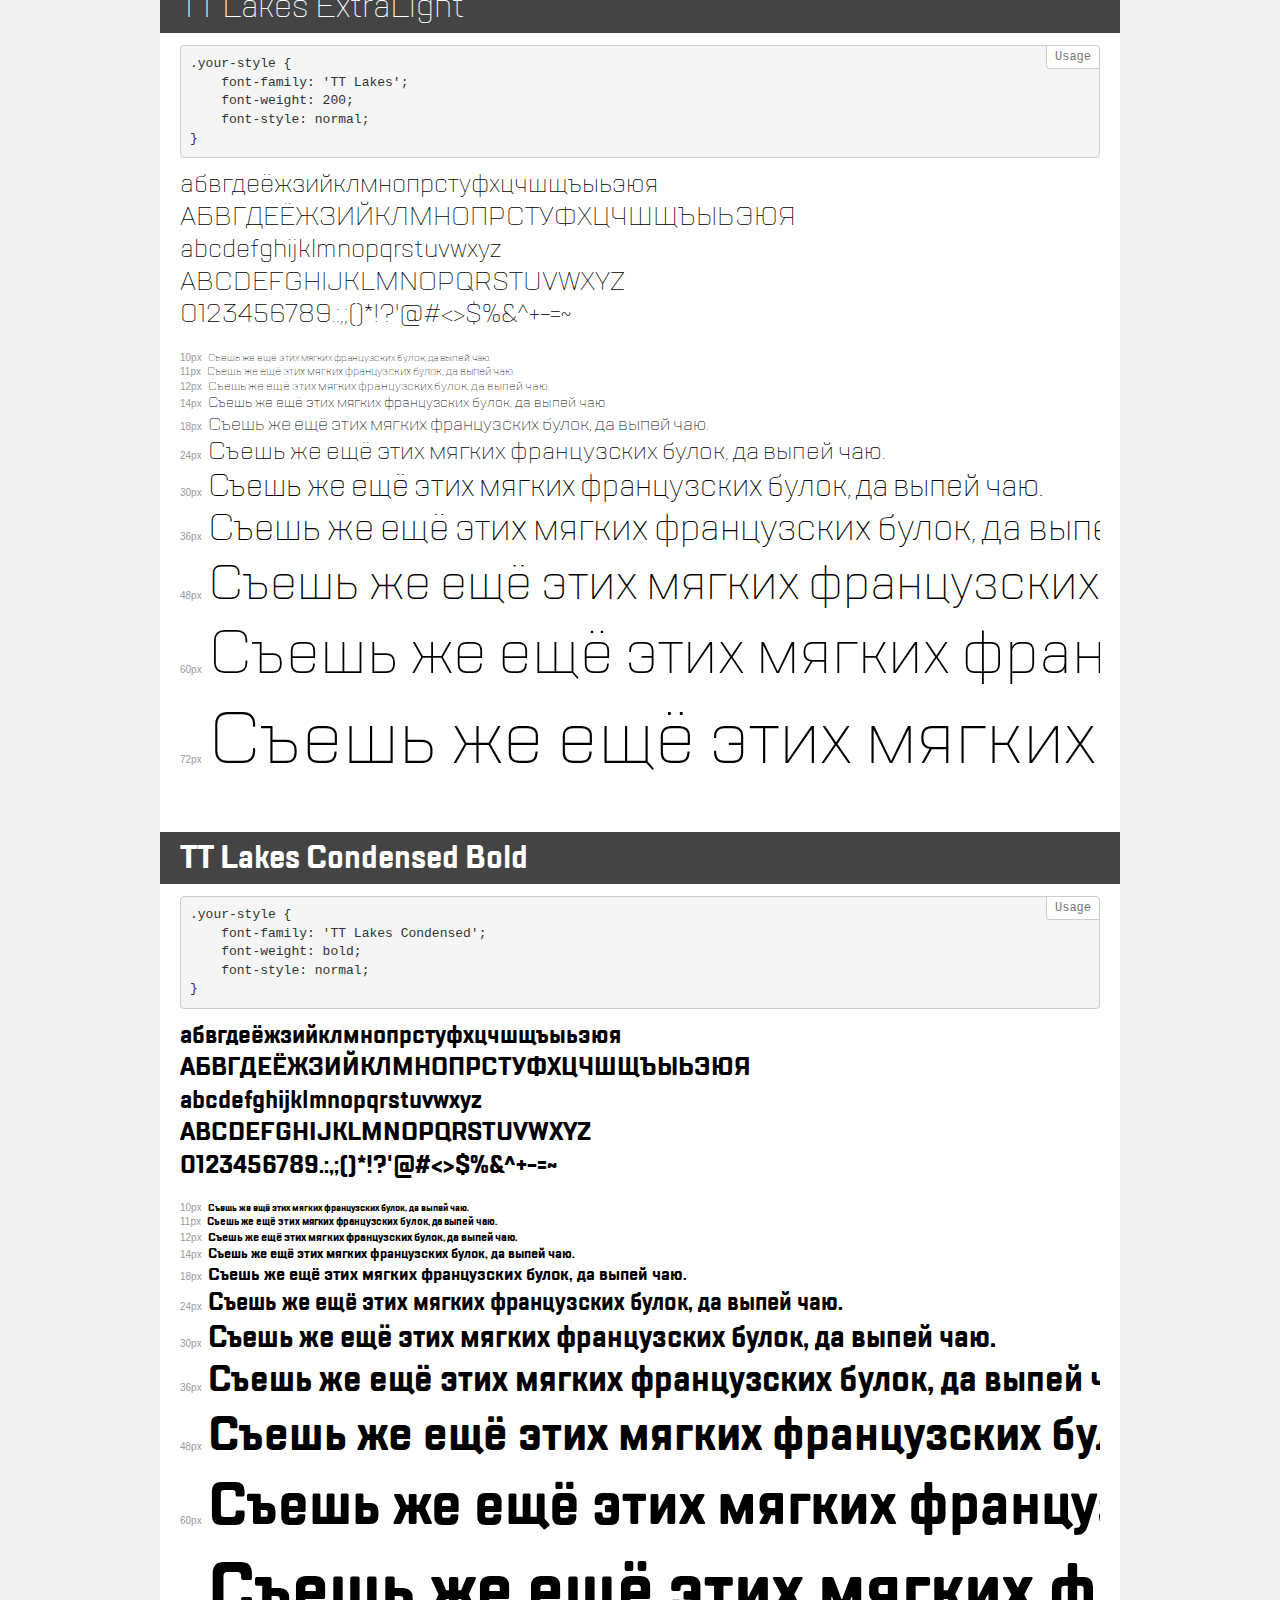
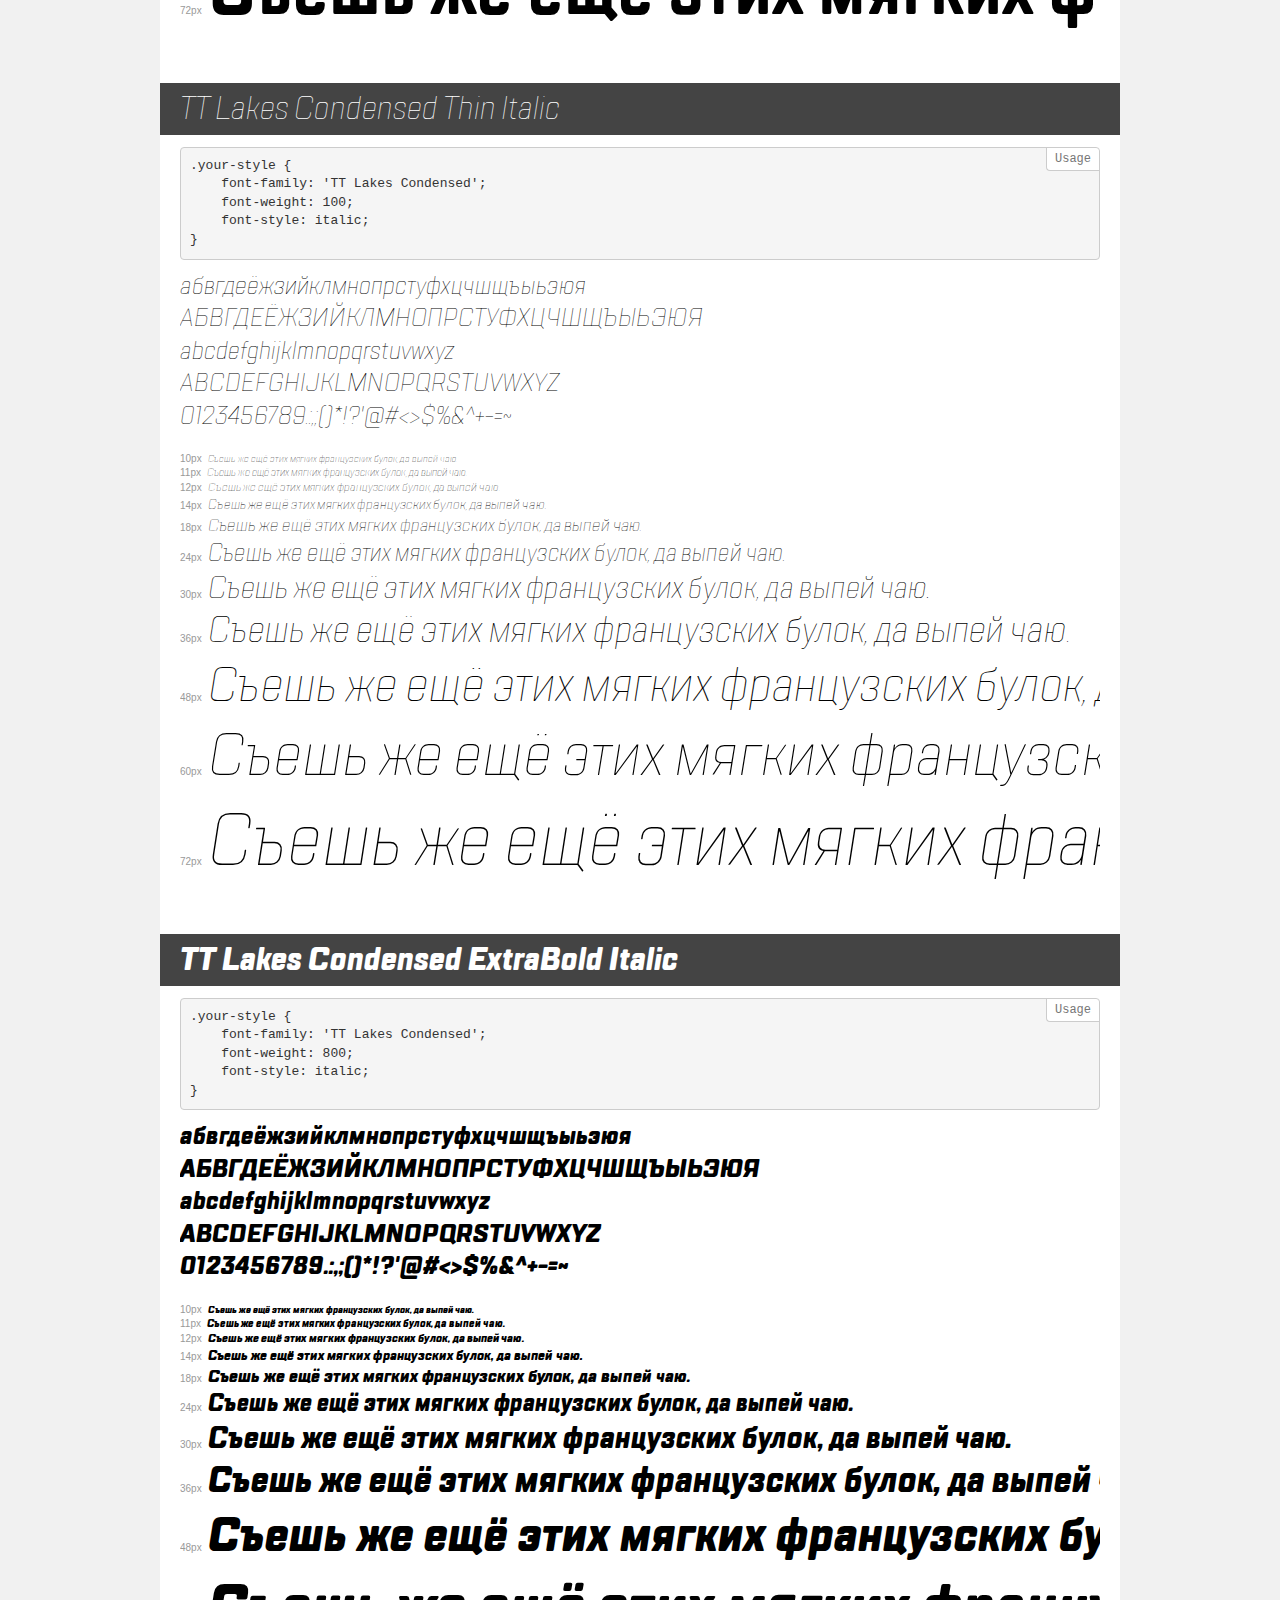
<file: fonts/TTLakes/demo.html>
<!DOCTYPE html>
<html>
<head>
    <meta charset="utf-8">
    <meta http-equiv="X-UA-Compatible" content="IE=edge">
    <meta name="viewport" content="width=device-width, initial-scale=1">
    <meta name="robots" content="noindex, noarchive">
    <meta name="format-detection" content="telephone=no">
    <title>Transfonter demo</title>
    <link href="stylesheet.css" rel="stylesheet">
    <style>
        /*
        http://meyerweb.com/eric/tools/css/reset/
        v2.0 | 20110126
        License: none (public domain)
        */
        html, body, div, span, applet, object, iframe,
        h1, h2, h3, h4, h5, h6, p, blockquote, pre,
        a, abbr, acronym, address, big, cite, code,
        del, dfn, em, img, ins, kbd, q, s, samp,
        small, strike, strong, sub, sup, tt, var,
        b, u, i, center,
        dl, dt, dd, ol, ul, li,
        fieldset, form, label, legend,
        table, caption, tbody, tfoot, thead, tr, th, td,
        article, aside, canvas, details, embed,
        figure, figcaption, footer, header, hgroup,
        menu, nav, output, ruby, section, summary,
        time, mark, audio, video {
            margin: 0;
            padding: 0;
            border: 0;
            font-size: 100%;
            font: inherit;
            vertical-align: baseline;
        }
        /* HTML5 display-role reset for older browsers */
        article, aside, details, figcaption, figure,
        footer, header, hgroup, menu, nav, section {
            display: block;
        }
        body {
            line-height: 1;
        }
        ol, ul {
            list-style: none;
        }
        blockquote, q {
            quotes: none;
        }
        blockquote:before, blockquote:after,
        q:before, q:after {
            content: '';
            content: none;
        }
        table {
            border-collapse: collapse;
            border-spacing: 0;
        }
        /* common styles */
        body {
            background: #f1f1f1;
            color: #000;
        }
        .page {
            background: #fff;
            width: 920px;
            margin: 0 auto;
            padding: 20px 20px 0 20px;
            overflow: hidden;
        }
        .font-container {
            overflow-x: auto;
            overflow-y: hidden;
            margin-bottom: 40px;
            line-height: 1.3;
            white-space: nowrap;
            padding-bottom: 5px;
        }
        h1 {
            position: relative;
            background: #444;
            font-size: 32px;
            color: #fff;
            padding: 10px 20px;
            margin: 0 -20px 12px -20px;
        }
        .letters {
            font-size: 25px;
            margin-bottom: 20px;
        }
        .s10:before {
            content: '10px';
        }
        .s11:before {
            content: '11px';
        }
        .s12:before {
            content: '12px';
        }
        .s14:before {
            content: '14px';
        }
        .s18:before {
            content: '18px';
        }
        .s24:before {
            content: '24px';
        }
        .s30:before {
            content: '30px';
        }
        .s36:before {
            content: '36px';
        }
        .s48:before {
            content: '48px';
        }
        .s60:before {
            content: '60px';
        }
        .s72:before {
            content: '72px';
        }
        .s10:before, .s11:before, .s12:before, .s14:before,
        .s18:before, .s24:before, .s30:before, .s36:before,
        .s48:before, .s60:before, .s72:before {
            font-family: Arial, sans-serif;
            font-size: 10px;
            font-weight: normal;
            font-style: normal;
            color: #999;
            padding-right: 6px;
        }
        pre {
            display: block;
            position: relative;
            padding: 9px;
            margin: 0 0 10px;
            font-family: Monaco, Menlo, Consolas, "Courier New", monospace !important;
            font-size: 13px;
            line-height: 1.428571429;
            color: #333;
            font-weight: normal !important;
            font-style: normal !important;
            background-color: #f5f5f5;
            border: 1px solid #ccc;
            overflow-x: auto;
            border-radius: 4px;
        }
        pre:after {
            display: block;
            position: absolute;
            right: 0;
            top: 0;
            content: 'Usage';
            line-height: 1;
            padding: 5px 8px;
            font-size: 12px;
            color: #767676;
            background-color: #fff;
            border: 1px solid #ccc;
            border-right: none;
            border-top: none;
            border-radius: 0 4px 0 4px;
            z-index: 10;
        }
        /* responsive */
        @media (max-width: 959px) {
            .page {
                width: auto;
                margin: 0;
            }
        }
    </style>
</head>
<body>
<div class="page">
    <div class="demo" style="font-family: 'TT Lakes'; font-weight: normal; font-style: italic;">
        <h1>TT Lakes Italic</h1>
        <pre>.your-style {
    font-family: 'TT Lakes';
    font-weight: normal;
    font-style: italic;
}</pre>
        <div class="font-container">
            <p class="letters">
                абвгдеёжзийклмнопрстуфхцчшщъыьэюя<br>
АБВГДЕЁЖЗИЙКЛМНОПРСТУФХЦЧШЩЪЫЬЭЮЯ<br>
abcdefghijklmnopqrstuvwxyz<br>
ABCDEFGHIJKLMNOPQRSTUVWXYZ<br>
                0123456789.:,;()*!?'@#<>$%&^+-=~
            </p>
            <p class="s10" style="font-size: 10px;">Съешь же ещё этих мягких французских булок, да выпей чаю.</p>
            <p class="s11" style="font-size: 11px;">Съешь же ещё этих мягких французских булок, да выпей чаю.</p>
            <p class="s12" style="font-size: 12px;">Съешь же ещё этих мягких французских булок, да выпей чаю.</p>
            <p class="s14" style="font-size: 14px;">Съешь же ещё этих мягких французских булок, да выпей чаю.</p>
            <p class="s18" style="font-size: 18px;">Съешь же ещё этих мягких французских булок, да выпей чаю.</p>
            <p class="s24" style="font-size: 24px;">Съешь же ещё этих мягких французских булок, да выпей чаю.</p>
            <p class="s30" style="font-size: 30px;">Съешь же ещё этих мягких французских булок, да выпей чаю.</p>
            <p class="s36" style="font-size: 36px;">Съешь же ещё этих мягких французских булок, да выпей чаю.</p>
            <p class="s48" style="font-size: 48px;">Съешь же ещё этих мягких французских булок, да выпей чаю.</p>
            <p class="s60" style="font-size: 60px;">Съешь же ещё этих мягких французских булок, да выпей чаю.</p>
            <p class="s72" style="font-size: 72px;">Съешь же ещё этих мягких французских булок, да выпей чаю.</p>
        </div>
    </div>
    <div class="demo" style="font-family: 'TT Lakes Condensed'; font-weight: 200; font-style: normal;">
        <h1>TT Lakes Condensed ExtraLight</h1>
        <pre>.your-style {
    font-family: 'TT Lakes Condensed';
    font-weight: 200;
    font-style: normal;
}</pre>
        <div class="font-container">
            <p class="letters">
                абвгдеёжзийклмнопрстуфхцчшщъыьэюя<br>
АБВГДЕЁЖЗИЙКЛМНОПРСТУФХЦЧШЩЪЫЬЭЮЯ<br>
abcdefghijklmnopqrstuvwxyz<br>
ABCDEFGHIJKLMNOPQRSTUVWXYZ<br>
                0123456789.:,;()*!?'@#<>$%&^+-=~
            </p>
            <p class="s10" style="font-size: 10px;">Съешь же ещё этих мягких французских булок, да выпей чаю.</p>
            <p class="s11" style="font-size: 11px;">Съешь же ещё этих мягких французских булок, да выпей чаю.</p>
            <p class="s12" style="font-size: 12px;">Съешь же ещё этих мягких французских булок, да выпей чаю.</p>
            <p class="s14" style="font-size: 14px;">Съешь же ещё этих мягких французских булок, да выпей чаю.</p>
            <p class="s18" style="font-size: 18px;">Съешь же ещё этих мягких французских булок, да выпей чаю.</p>
            <p class="s24" style="font-size: 24px;">Съешь же ещё этих мягких французских булок, да выпей чаю.</p>
            <p class="s30" style="font-size: 30px;">Съешь же ещё этих мягких французских булок, да выпей чаю.</p>
            <p class="s36" style="font-size: 36px;">Съешь же ещё этих мягких французских булок, да выпей чаю.</p>
            <p class="s48" style="font-size: 48px;">Съешь же ещё этих мягких французских булок, да выпей чаю.</p>
            <p class="s60" style="font-size: 60px;">Съешь же ещё этих мягких французских булок, да выпей чаю.</p>
            <p class="s72" style="font-size: 72px;">Съешь же ещё этих мягких французских булок, да выпей чаю.</p>
        </div>
    </div>
    <div class="demo" style="font-family: 'TT Lakes Compressed'; font-weight: normal; font-style: normal;">
        <h1>TT Lakes Compressed Regular</h1>
        <pre>.your-style {
    font-family: 'TT Lakes Compressed';
    font-weight: normal;
    font-style: normal;
}</pre>
        <div class="font-container">
            <p class="letters">
                абвгдеёжзийклмнопрстуфхцчшщъыьэюя<br>
АБВГДЕЁЖЗИЙКЛМНОПРСТУФХЦЧШЩЪЫЬЭЮЯ<br>
abcdefghijklmnopqrstuvwxyz<br>
ABCDEFGHIJKLMNOPQRSTUVWXYZ<br>
                0123456789.:,;()*!?'@#<>$%&^+-=~
            </p>
            <p class="s10" style="font-size: 10px;">Съешь же ещё этих мягких французских булок, да выпей чаю.</p>
            <p class="s11" style="font-size: 11px;">Съешь же ещё этих мягких французских булок, да выпей чаю.</p>
            <p class="s12" style="font-size: 12px;">Съешь же ещё этих мягких французских булок, да выпей чаю.</p>
            <p class="s14" style="font-size: 14px;">Съешь же ещё этих мягких французских булок, да выпей чаю.</p>
            <p class="s18" style="font-size: 18px;">Съешь же ещё этих мягких французских булок, да выпей чаю.</p>
            <p class="s24" style="font-size: 24px;">Съешь же ещё этих мягких французских булок, да выпей чаю.</p>
            <p class="s30" style="font-size: 30px;">Съешь же ещё этих мягких французских булок, да выпей чаю.</p>
            <p class="s36" style="font-size: 36px;">Съешь же ещё этих мягких французских булок, да выпей чаю.</p>
            <p class="s48" style="font-size: 48px;">Съешь же ещё этих мягких французских булок, да выпей чаю.</p>
            <p class="s60" style="font-size: 60px;">Съешь же ещё этих мягких французских булок, да выпей чаю.</p>
            <p class="s72" style="font-size: 72px;">Съешь же ещё этих мягких французских булок, да выпей чаю.</p>
        </div>
    </div>
    <div class="demo" style="font-family: 'TT Lakes Compressed'; font-weight: 100; font-style: italic;">
        <h1>TT Lakes Compressed Thin Italic</h1>
        <pre>.your-style {
    font-family: 'TT Lakes Compressed';
    font-weight: 100;
    font-style: italic;
}</pre>
        <div class="font-container">
            <p class="letters">
                абвгдеёжзийклмнопрстуфхцчшщъыьэюя<br>
АБВГДЕЁЖЗИЙКЛМНОПРСТУФХЦЧШЩЪЫЬЭЮЯ<br>
abcdefghijklmnopqrstuvwxyz<br>
ABCDEFGHIJKLMNOPQRSTUVWXYZ<br>
                0123456789.:,;()*!?'@#<>$%&^+-=~
            </p>
            <p class="s10" style="font-size: 10px;">Съешь же ещё этих мягких французских булок, да выпей чаю.</p>
            <p class="s11" style="font-size: 11px;">Съешь же ещё этих мягких французских булок, да выпей чаю.</p>
            <p class="s12" style="font-size: 12px;">Съешь же ещё этих мягких французских булок, да выпей чаю.</p>
            <p class="s14" style="font-size: 14px;">Съешь же ещё этих мягких французских булок, да выпей чаю.</p>
            <p class="s18" style="font-size: 18px;">Съешь же ещё этих мягких французских булок, да выпей чаю.</p>
            <p class="s24" style="font-size: 24px;">Съешь же ещё этих мягких французских булок, да выпей чаю.</p>
            <p class="s30" style="font-size: 30px;">Съешь же ещё этих мягких французских булок, да выпей чаю.</p>
            <p class="s36" style="font-size: 36px;">Съешь же ещё этих мягких французских булок, да выпей чаю.</p>
            <p class="s48" style="font-size: 48px;">Съешь же ещё этих мягких французских булок, да выпей чаю.</p>
            <p class="s60" style="font-size: 60px;">Съешь же ещё этих мягких французских булок, да выпей чаю.</p>
            <p class="s72" style="font-size: 72px;">Съешь же ещё этих мягких французских булок, да выпей чаю.</p>
        </div>
    </div>
    <div class="demo" style="font-family: 'TT Lakes Condensed'; font-weight: 500; font-style: normal;">
        <h1>TT Lakes Condensed Medium</h1>
        <pre>.your-style {
    font-family: 'TT Lakes Condensed';
    font-weight: 500;
    font-style: normal;
}</pre>
        <div class="font-container">
            <p class="letters">
                абвгдеёжзийклмнопрстуфхцчшщъыьэюя<br>
АБВГДЕЁЖЗИЙКЛМНОПРСТУФХЦЧШЩЪЫЬЭЮЯ<br>
abcdefghijklmnopqrstuvwxyz<br>
ABCDEFGHIJKLMNOPQRSTUVWXYZ<br>
                0123456789.:,;()*!?'@#<>$%&^+-=~
            </p>
            <p class="s10" style="font-size: 10px;">Съешь же ещё этих мягких французских булок, да выпей чаю.</p>
            <p class="s11" style="font-size: 11px;">Съешь же ещё этих мягких французских булок, да выпей чаю.</p>
            <p class="s12" style="font-size: 12px;">Съешь же ещё этих мягких французских булок, да выпей чаю.</p>
            <p class="s14" style="font-size: 14px;">Съешь же ещё этих мягких французских булок, да выпей чаю.</p>
            <p class="s18" style="font-size: 18px;">Съешь же ещё этих мягких французских булок, да выпей чаю.</p>
            <p class="s24" style="font-size: 24px;">Съешь же ещё этих мягких французских булок, да выпей чаю.</p>
            <p class="s30" style="font-size: 30px;">Съешь же ещё этих мягких французских булок, да выпей чаю.</p>
            <p class="s36" style="font-size: 36px;">Съешь же ещё этих мягких французских булок, да выпей чаю.</p>
            <p class="s48" style="font-size: 48px;">Съешь же ещё этих мягких французских булок, да выпей чаю.</p>
            <p class="s60" style="font-size: 60px;">Съешь же ещё этих мягких французских булок, да выпей чаю.</p>
            <p class="s72" style="font-size: 72px;">Съешь же ещё этих мягких французских булок, да выпей чаю.</p>
        </div>
    </div>
    <div class="demo" style="font-family: 'TT Lakes Compressed'; font-weight: 800; font-style: italic;">
        <h1>TT Lakes Compressed ExtraBold Italic</h1>
        <pre>.your-style {
    font-family: 'TT Lakes Compressed';
    font-weight: 800;
    font-style: italic;
}</pre>
        <div class="font-container">
            <p class="letters">
                абвгдеёжзийклмнопрстуфхцчшщъыьэюя<br>
АБВГДЕЁЖЗИЙКЛМНОПРСТУФХЦЧШЩЪЫЬЭЮЯ<br>
abcdefghijklmnopqrstuvwxyz<br>
ABCDEFGHIJKLMNOPQRSTUVWXYZ<br>
                0123456789.:,;()*!?'@#<>$%&^+-=~
            </p>
            <p class="s10" style="font-size: 10px;">Съешь же ещё этих мягких французских булок, да выпей чаю.</p>
            <p class="s11" style="font-size: 11px;">Съешь же ещё этих мягких французских булок, да выпей чаю.</p>
            <p class="s12" style="font-size: 12px;">Съешь же ещё этих мягких французских булок, да выпей чаю.</p>
            <p class="s14" style="font-size: 14px;">Съешь же ещё этих мягких французских булок, да выпей чаю.</p>
            <p class="s18" style="font-size: 18px;">Съешь же ещё этих мягких французских булок, да выпей чаю.</p>
            <p class="s24" style="font-size: 24px;">Съешь же ещё этих мягких французских булок, да выпей чаю.</p>
            <p class="s30" style="font-size: 30px;">Съешь же ещё этих мягких французских булок, да выпей чаю.</p>
            <p class="s36" style="font-size: 36px;">Съешь же ещё этих мягких французских булок, да выпей чаю.</p>
            <p class="s48" style="font-size: 48px;">Съешь же ещё этих мягких французских булок, да выпей чаю.</p>
            <p class="s60" style="font-size: 60px;">Съешь же ещё этих мягких французских булок, да выпей чаю.</p>
            <p class="s72" style="font-size: 72px;">Съешь же ещё этих мягких французских булок, да выпей чаю.</p>
        </div>
    </div>
    <div class="demo" style="font-family: 'TT Lakes'; font-weight: 200; font-style: italic;">
        <h1>TT Lakes ExtraLight Italic</h1>
        <pre>.your-style {
    font-family: 'TT Lakes';
    font-weight: 200;
    font-style: italic;
}</pre>
        <div class="font-container">
            <p class="letters">
                абвгдеёжзийклмнопрстуфхцчшщъыьэюя<br>
АБВГДЕЁЖЗИЙКЛМНОПРСТУФХЦЧШЩЪЫЬЭЮЯ<br>
abcdefghijklmnopqrstuvwxyz<br>
ABCDEFGHIJKLMNOPQRSTUVWXYZ<br>
                0123456789.:,;()*!?'@#<>$%&^+-=~
            </p>
            <p class="s10" style="font-size: 10px;">Съешь же ещё этих мягких французских булок, да выпей чаю.</p>
            <p class="s11" style="font-size: 11px;">Съешь же ещё этих мягких французских булок, да выпей чаю.</p>
            <p class="s12" style="font-size: 12px;">Съешь же ещё этих мягких французских булок, да выпей чаю.</p>
            <p class="s14" style="font-size: 14px;">Съешь же ещё этих мягких французских булок, да выпей чаю.</p>
            <p class="s18" style="font-size: 18px;">Съешь же ещё этих мягких французских булок, да выпей чаю.</p>
            <p class="s24" style="font-size: 24px;">Съешь же ещё этих мягких французских булок, да выпей чаю.</p>
            <p class="s30" style="font-size: 30px;">Съешь же ещё этих мягких французских булок, да выпей чаю.</p>
            <p class="s36" style="font-size: 36px;">Съешь же ещё этих мягких французских булок, да выпей чаю.</p>
            <p class="s48" style="font-size: 48px;">Съешь же ещё этих мягких французских булок, да выпей чаю.</p>
            <p class="s60" style="font-size: 60px;">Съешь же ещё этих мягких французских булок, да выпей чаю.</p>
            <p class="s72" style="font-size: 72px;">Съешь же ещё этих мягких французских булок, да выпей чаю.</p>
        </div>
    </div>
    <div class="demo" style="font-family: 'TT Lakes'; font-weight: 300; font-style: italic;">
        <h1>TT Lakes Light Italic</h1>
        <pre>.your-style {
    font-family: 'TT Lakes';
    font-weight: 300;
    font-style: italic;
}</pre>
        <div class="font-container">
            <p class="letters">
                абвгдеёжзийклмнопрстуфхцчшщъыьэюя<br>
АБВГДЕЁЖЗИЙКЛМНОПРСТУФХЦЧШЩЪЫЬЭЮЯ<br>
abcdefghijklmnopqrstuvwxyz<br>
ABCDEFGHIJKLMNOPQRSTUVWXYZ<br>
                0123456789.:,;()*!?'@#<>$%&^+-=~
            </p>
            <p class="s10" style="font-size: 10px;">Съешь же ещё этих мягких французских булок, да выпей чаю.</p>
            <p class="s11" style="font-size: 11px;">Съешь же ещё этих мягких французских булок, да выпей чаю.</p>
            <p class="s12" style="font-size: 12px;">Съешь же ещё этих мягких французских булок, да выпей чаю.</p>
            <p class="s14" style="font-size: 14px;">Съешь же ещё этих мягких французских булок, да выпей чаю.</p>
            <p class="s18" style="font-size: 18px;">Съешь же ещё этих мягких французских булок, да выпей чаю.</p>
            <p class="s24" style="font-size: 24px;">Съешь же ещё этих мягких французских булок, да выпей чаю.</p>
            <p class="s30" style="font-size: 30px;">Съешь же ещё этих мягких французских булок, да выпей чаю.</p>
            <p class="s36" style="font-size: 36px;">Съешь же ещё этих мягких французских булок, да выпей чаю.</p>
            <p class="s48" style="font-size: 48px;">Съешь же ещё этих мягких французских булок, да выпей чаю.</p>
            <p class="s60" style="font-size: 60px;">Съешь же ещё этих мягких французских булок, да выпей чаю.</p>
            <p class="s72" style="font-size: 72px;">Съешь же ещё этих мягких французских булок, да выпей чаю.</p>
        </div>
    </div>
    <div class="demo" style="font-family: 'TT Lakes'; font-weight: 100; font-style: normal;">
        <h1>TT Lakes Thin</h1>
        <pre>.your-style {
    font-family: 'TT Lakes';
    font-weight: 100;
    font-style: normal;
}</pre>
        <div class="font-container">
            <p class="letters">
                абвгдеёжзийклмнопрстуфхцчшщъыьэюя<br>
АБВГДЕЁЖЗИЙКЛМНОПРСТУФХЦЧШЩЪЫЬЭЮЯ<br>
abcdefghijklmnopqrstuvwxyz<br>
ABCDEFGHIJKLMNOPQRSTUVWXYZ<br>
                0123456789.:,;()*!?'@#<>$%&^+-=~
            </p>
            <p class="s10" style="font-size: 10px;">Съешь же ещё этих мягких французских булок, да выпей чаю.</p>
            <p class="s11" style="font-size: 11px;">Съешь же ещё этих мягких французских булок, да выпей чаю.</p>
            <p class="s12" style="font-size: 12px;">Съешь же ещё этих мягких французских булок, да выпей чаю.</p>
            <p class="s14" style="font-size: 14px;">Съешь же ещё этих мягких французских булок, да выпей чаю.</p>
            <p class="s18" style="font-size: 18px;">Съешь же ещё этих мягких французских булок, да выпей чаю.</p>
            <p class="s24" style="font-size: 24px;">Съешь же ещё этих мягких французских булок, да выпей чаю.</p>
            <p class="s30" style="font-size: 30px;">Съешь же ещё этих мягких французских булок, да выпей чаю.</p>
            <p class="s36" style="font-size: 36px;">Съешь же ещё этих мягких французских булок, да выпей чаю.</p>
            <p class="s48" style="font-size: 48px;">Съешь же ещё этих мягких французских булок, да выпей чаю.</p>
            <p class="s60" style="font-size: 60px;">Съешь же ещё этих мягких французских булок, да выпей чаю.</p>
            <p class="s72" style="font-size: 72px;">Съешь же ещё этих мягких французских булок, да выпей чаю.</p>
        </div>
    </div>
    <div class="demo" style="font-family: 'TT Lakes'; font-weight: 600; font-style: italic;">
        <h1>TT Lakes DemiBold Italic</h1>
        <pre>.your-style {
    font-family: 'TT Lakes';
    font-weight: 600;
    font-style: italic;
}</pre>
        <div class="font-container">
            <p class="letters">
                абвгдеёжзийклмнопрстуфхцчшщъыьэюя<br>
АБВГДЕЁЖЗИЙКЛМНОПРСТУФХЦЧШЩЪЫЬЭЮЯ<br>
abcdefghijklmnopqrstuvwxyz<br>
ABCDEFGHIJKLMNOPQRSTUVWXYZ<br>
                0123456789.:,;()*!?'@#<>$%&^+-=~
            </p>
            <p class="s10" style="font-size: 10px;">Съешь же ещё этих мягких французских булок, да выпей чаю.</p>
            <p class="s11" style="font-size: 11px;">Съешь же ещё этих мягких французских булок, да выпей чаю.</p>
            <p class="s12" style="font-size: 12px;">Съешь же ещё этих мягких французских булок, да выпей чаю.</p>
            <p class="s14" style="font-size: 14px;">Съешь же ещё этих мягких французских булок, да выпей чаю.</p>
            <p class="s18" style="font-size: 18px;">Съешь же ещё этих мягких французских булок, да выпей чаю.</p>
            <p class="s24" style="font-size: 24px;">Съешь же ещё этих мягких французских булок, да выпей чаю.</p>
            <p class="s30" style="font-size: 30px;">Съешь же ещё этих мягких французских булок, да выпей чаю.</p>
            <p class="s36" style="font-size: 36px;">Съешь же ещё этих мягких французских булок, да выпей чаю.</p>
            <p class="s48" style="font-size: 48px;">Съешь же ещё этих мягких французских булок, да выпей чаю.</p>
            <p class="s60" style="font-size: 60px;">Съешь же ещё этих мягких французских булок, да выпей чаю.</p>
            <p class="s72" style="font-size: 72px;">Съешь же ещё этих мягких французских булок, да выпей чаю.</p>
        </div>
    </div>
    <div class="demo" style="font-family: 'TT Lakes Condensed'; font-weight: 900; font-style: normal;">
        <h1>TT Lakes Condensed Black</h1>
        <pre>.your-style {
    font-family: 'TT Lakes Condensed';
    font-weight: 900;
    font-style: normal;
}</pre>
        <div class="font-container">
            <p class="letters">
                абвгдеёжзийклмнопрстуфхцчшщъыьэюя<br>
АБВГДЕЁЖЗИЙКЛМНОПРСТУФХЦЧШЩЪЫЬЭЮЯ<br>
abcdefghijklmnopqrstuvwxyz<br>
ABCDEFGHIJKLMNOPQRSTUVWXYZ<br>
                0123456789.:,;()*!?'@#<>$%&^+-=~
            </p>
            <p class="s10" style="font-size: 10px;">Съешь же ещё этих мягких французских булок, да выпей чаю.</p>
            <p class="s11" style="font-size: 11px;">Съешь же ещё этих мягких французских булок, да выпей чаю.</p>
            <p class="s12" style="font-size: 12px;">Съешь же ещё этих мягких французских булок, да выпей чаю.</p>
            <p class="s14" style="font-size: 14px;">Съешь же ещё этих мягких французских булок, да выпей чаю.</p>
            <p class="s18" style="font-size: 18px;">Съешь же ещё этих мягких французских булок, да выпей чаю.</p>
            <p class="s24" style="font-size: 24px;">Съешь же ещё этих мягких французских булок, да выпей чаю.</p>
            <p class="s30" style="font-size: 30px;">Съешь же ещё этих мягких французских булок, да выпей чаю.</p>
            <p class="s36" style="font-size: 36px;">Съешь же ещё этих мягких французских булок, да выпей чаю.</p>
            <p class="s48" style="font-size: 48px;">Съешь же ещё этих мягких французских булок, да выпей чаю.</p>
            <p class="s60" style="font-size: 60px;">Съешь же ещё этих мягких французских булок, да выпей чаю.</p>
            <p class="s72" style="font-size: 72px;">Съешь же ещё этих мягких французских булок, да выпей чаю.</p>
        </div>
    </div>
    <div class="demo" style="font-family: 'TT Lakes Condensed'; font-weight: 300; font-style: italic;">
        <h1>TT Lakes Condensed Light Italic</h1>
        <pre>.your-style {
    font-family: 'TT Lakes Condensed';
    font-weight: 300;
    font-style: italic;
}</pre>
        <div class="font-container">
            <p class="letters">
                абвгдеёжзийклмнопрстуфхцчшщъыьэюя<br>
АБВГДЕЁЖЗИЙКЛМНОПРСТУФХЦЧШЩЪЫЬЭЮЯ<br>
abcdefghijklmnopqrstuvwxyz<br>
ABCDEFGHIJKLMNOPQRSTUVWXYZ<br>
                0123456789.:,;()*!?'@#<>$%&^+-=~
            </p>
            <p class="s10" style="font-size: 10px;">Съешь же ещё этих мягких французских булок, да выпей чаю.</p>
            <p class="s11" style="font-size: 11px;">Съешь же ещё этих мягких французских булок, да выпей чаю.</p>
            <p class="s12" style="font-size: 12px;">Съешь же ещё этих мягких французских булок, да выпей чаю.</p>
            <p class="s14" style="font-size: 14px;">Съешь же ещё этих мягких французских булок, да выпей чаю.</p>
            <p class="s18" style="font-size: 18px;">Съешь же ещё этих мягких французских булок, да выпей чаю.</p>
            <p class="s24" style="font-size: 24px;">Съешь же ещё этих мягких французских булок, да выпей чаю.</p>
            <p class="s30" style="font-size: 30px;">Съешь же ещё этих мягких французских булок, да выпей чаю.</p>
            <p class="s36" style="font-size: 36px;">Съешь же ещё этих мягких французских булок, да выпей чаю.</p>
            <p class="s48" style="font-size: 48px;">Съешь же ещё этих мягких французских булок, да выпей чаю.</p>
            <p class="s60" style="font-size: 60px;">Съешь же ещё этих мягких французских булок, да выпей чаю.</p>
            <p class="s72" style="font-size: 72px;">Съешь же ещё этих мягких французских булок, да выпей чаю.</p>
        </div>
    </div>
    <div class="demo" style="font-family: 'TT Lakes Condensed'; font-weight: 600; font-style: normal;">
        <h1>TT Lakes Condensed DemiBold</h1>
        <pre>.your-style {
    font-family: 'TT Lakes Condensed';
    font-weight: 600;
    font-style: normal;
}</pre>
        <div class="font-container">
            <p class="letters">
                абвгдеёжзийклмнопрстуфхцчшщъыьэюя<br>
АБВГДЕЁЖЗИЙКЛМНОПРСТУФХЦЧШЩЪЫЬЭЮЯ<br>
abcdefghijklmnopqrstuvwxyz<br>
ABCDEFGHIJKLMNOPQRSTUVWXYZ<br>
                0123456789.:,;()*!?'@#<>$%&^+-=~
            </p>
            <p class="s10" style="font-size: 10px;">Съешь же ещё этих мягких французских булок, да выпей чаю.</p>
            <p class="s11" style="font-size: 11px;">Съешь же ещё этих мягких французских булок, да выпей чаю.</p>
            <p class="s12" style="font-size: 12px;">Съешь же ещё этих мягких французских булок, да выпей чаю.</p>
            <p class="s14" style="font-size: 14px;">Съешь же ещё этих мягких французских булок, да выпей чаю.</p>
            <p class="s18" style="font-size: 18px;">Съешь же ещё этих мягких французских булок, да выпей чаю.</p>
            <p class="s24" style="font-size: 24px;">Съешь же ещё этих мягких французских булок, да выпей чаю.</p>
            <p class="s30" style="font-size: 30px;">Съешь же ещё этих мягких французских булок, да выпей чаю.</p>
            <p class="s36" style="font-size: 36px;">Съешь же ещё этих мягких французских булок, да выпей чаю.</p>
            <p class="s48" style="font-size: 48px;">Съешь же ещё этих мягких французских булок, да выпей чаю.</p>
            <p class="s60" style="font-size: 60px;">Съешь же ещё этих мягких французских булок, да выпей чаю.</p>
            <p class="s72" style="font-size: 72px;">Съешь же ещё этих мягких французских булок, да выпей чаю.</p>
        </div>
    </div>
    <div class="demo" style="font-family: 'TT Lakes Compressed'; font-weight: 800; font-style: normal;">
        <h1>TT Lakes Compressed ExtraBold</h1>
        <pre>.your-style {
    font-family: 'TT Lakes Compressed';
    font-weight: 800;
    font-style: normal;
}</pre>
        <div class="font-container">
            <p class="letters">
                абвгдеёжзийклмнопрстуфхцчшщъыьэюя<br>
АБВГДЕЁЖЗИЙКЛМНОПРСТУФХЦЧШЩЪЫЬЭЮЯ<br>
abcdefghijklmnopqrstuvwxyz<br>
ABCDEFGHIJKLMNOPQRSTUVWXYZ<br>
                0123456789.:,;()*!?'@#<>$%&^+-=~
            </p>
            <p class="s10" style="font-size: 10px;">Съешь же ещё этих мягких французских булок, да выпей чаю.</p>
            <p class="s11" style="font-size: 11px;">Съешь же ещё этих мягких французских булок, да выпей чаю.</p>
            <p class="s12" style="font-size: 12px;">Съешь же ещё этих мягких французских булок, да выпей чаю.</p>
            <p class="s14" style="font-size: 14px;">Съешь же ещё этих мягких французских булок, да выпей чаю.</p>
            <p class="s18" style="font-size: 18px;">Съешь же ещё этих мягких французских булок, да выпей чаю.</p>
            <p class="s24" style="font-size: 24px;">Съешь же ещё этих мягких французских булок, да выпей чаю.</p>
            <p class="s30" style="font-size: 30px;">Съешь же ещё этих мягких французских булок, да выпей чаю.</p>
            <p class="s36" style="font-size: 36px;">Съешь же ещё этих мягких французских булок, да выпей чаю.</p>
            <p class="s48" style="font-size: 48px;">Съешь же ещё этих мягких французских булок, да выпей чаю.</p>
            <p class="s60" style="font-size: 60px;">Съешь же ещё этих мягких французских булок, да выпей чаю.</p>
            <p class="s72" style="font-size: 72px;">Съешь же ещё этих мягких французских булок, да выпей чаю.</p>
        </div>
    </div>
    <div class="demo" style="font-family: 'TT Lakes'; font-weight: 800; font-style: italic;">
        <h1>TT Lakes ExtraBold Italic</h1>
        <pre>.your-style {
    font-family: 'TT Lakes';
    font-weight: 800;
    font-style: italic;
}</pre>
        <div class="font-container">
            <p class="letters">
                абвгдеёжзийклмнопрстуфхцчшщъыьэюя<br>
АБВГДЕЁЖЗИЙКЛМНОПРСТУФХЦЧШЩЪЫЬЭЮЯ<br>
abcdefghijklmnopqrstuvwxyz<br>
ABCDEFGHIJKLMNOPQRSTUVWXYZ<br>
                0123456789.:,;()*!?'@#<>$%&^+-=~
            </p>
            <p class="s10" style="font-size: 10px;">Съешь же ещё этих мягких французских булок, да выпей чаю.</p>
            <p class="s11" style="font-size: 11px;">Съешь же ещё этих мягких французских булок, да выпей чаю.</p>
            <p class="s12" style="font-size: 12px;">Съешь же ещё этих мягких французских булок, да выпей чаю.</p>
            <p class="s14" style="font-size: 14px;">Съешь же ещё этих мягких французских булок, да выпей чаю.</p>
            <p class="s18" style="font-size: 18px;">Съешь же ещё этих мягких французских булок, да выпей чаю.</p>
            <p class="s24" style="font-size: 24px;">Съешь же ещё этих мягких французских булок, да выпей чаю.</p>
            <p class="s30" style="font-size: 30px;">Съешь же ещё этих мягких французских булок, да выпей чаю.</p>
            <p class="s36" style="font-size: 36px;">Съешь же ещё этих мягких французских булок, да выпей чаю.</p>
            <p class="s48" style="font-size: 48px;">Съешь же ещё этих мягких французских булок, да выпей чаю.</p>
            <p class="s60" style="font-size: 60px;">Съешь же ещё этих мягких французских булок, да выпей чаю.</p>
            <p class="s72" style="font-size: 72px;">Съешь же ещё этих мягких французских булок, да выпей чаю.</p>
        </div>
    </div>
    <div class="demo" style="font-family: 'TT Lakes'; font-weight: 200; font-style: normal;">
        <h1>TT Lakes ExtraLight</h1>
        <pre>.your-style {
    font-family: 'TT Lakes';
    font-weight: 200;
    font-style: normal;
}</pre>
        <div class="font-container">
            <p class="letters">
                абвгдеёжзийклмнопрстуфхцчшщъыьэюя<br>
АБВГДЕЁЖЗИЙКЛМНОПРСТУФХЦЧШЩЪЫЬЭЮЯ<br>
abcdefghijklmnopqrstuvwxyz<br>
ABCDEFGHIJKLMNOPQRSTUVWXYZ<br>
                0123456789.:,;()*!?'@#<>$%&^+-=~
            </p>
            <p class="s10" style="font-size: 10px;">Съешь же ещё этих мягких французских булок, да выпей чаю.</p>
            <p class="s11" style="font-size: 11px;">Съешь же ещё этих мягких французских булок, да выпей чаю.</p>
            <p class="s12" style="font-size: 12px;">Съешь же ещё этих мягких французских булок, да выпей чаю.</p>
            <p class="s14" style="font-size: 14px;">Съешь же ещё этих мягких французских булок, да выпей чаю.</p>
            <p class="s18" style="font-size: 18px;">Съешь же ещё этих мягких французских булок, да выпей чаю.</p>
            <p class="s24" style="font-size: 24px;">Съешь же ещё этих мягких французских булок, да выпей чаю.</p>
            <p class="s30" style="font-size: 30px;">Съешь же ещё этих мягких французских булок, да выпей чаю.</p>
            <p class="s36" style="font-size: 36px;">Съешь же ещё этих мягких французских булок, да выпей чаю.</p>
            <p class="s48" style="font-size: 48px;">Съешь же ещё этих мягких французских булок, да выпей чаю.</p>
            <p class="s60" style="font-size: 60px;">Съешь же ещё этих мягких французских булок, да выпей чаю.</p>
            <p class="s72" style="font-size: 72px;">Съешь же ещё этих мягких французских булок, да выпей чаю.</p>
        </div>
    </div>
    <div class="demo" style="font-family: 'TT Lakes Condensed'; font-weight: bold; font-style: normal;">
        <h1>TT Lakes Condensed Bold</h1>
        <pre>.your-style {
    font-family: 'TT Lakes Condensed';
    font-weight: bold;
    font-style: normal;
}</pre>
        <div class="font-container">
            <p class="letters">
                абвгдеёжзийклмнопрстуфхцчшщъыьэюя<br>
АБВГДЕЁЖЗИЙКЛМНОПРСТУФХЦЧШЩЪЫЬЭЮЯ<br>
abcdefghijklmnopqrstuvwxyz<br>
ABCDEFGHIJKLMNOPQRSTUVWXYZ<br>
                0123456789.:,;()*!?'@#<>$%&^+-=~
            </p>
            <p class="s10" style="font-size: 10px;">Съешь же ещё этих мягких французских булок, да выпей чаю.</p>
            <p class="s11" style="font-size: 11px;">Съешь же ещё этих мягких французских булок, да выпей чаю.</p>
            <p class="s12" style="font-size: 12px;">Съешь же ещё этих мягких французских булок, да выпей чаю.</p>
            <p class="s14" style="font-size: 14px;">Съешь же ещё этих мягких французских булок, да выпей чаю.</p>
            <p class="s18" style="font-size: 18px;">Съешь же ещё этих мягких французских булок, да выпей чаю.</p>
            <p class="s24" style="font-size: 24px;">Съешь же ещё этих мягких французских булок, да выпей чаю.</p>
            <p class="s30" style="font-size: 30px;">Съешь же ещё этих мягких французских булок, да выпей чаю.</p>
            <p class="s36" style="font-size: 36px;">Съешь же ещё этих мягких французских булок, да выпей чаю.</p>
            <p class="s48" style="font-size: 48px;">Съешь же ещё этих мягких французских булок, да выпей чаю.</p>
            <p class="s60" style="font-size: 60px;">Съешь же ещё этих мягких французских булок, да выпей чаю.</p>
            <p class="s72" style="font-size: 72px;">Съешь же ещё этих мягких французских булок, да выпей чаю.</p>
        </div>
    </div>
    <div class="demo" style="font-family: 'TT Lakes Condensed'; font-weight: 100; font-style: italic;">
        <h1>TT Lakes Condensed Thin Italic</h1>
        <pre>.your-style {
    font-family: 'TT Lakes Condensed';
    font-weight: 100;
    font-style: italic;
}</pre>
        <div class="font-container">
            <p class="letters">
                абвгдеёжзийклмнопрстуфхцчшщъыьэюя<br>
АБВГДЕЁЖЗИЙКЛМНОПРСТУФХЦЧШЩЪЫЬЭЮЯ<br>
abcdefghijklmnopqrstuvwxyz<br>
ABCDEFGHIJKLMNOPQRSTUVWXYZ<br>
                0123456789.:,;()*!?'@#<>$%&^+-=~
            </p>
            <p class="s10" style="font-size: 10px;">Съешь же ещё этих мягких французских булок, да выпей чаю.</p>
            <p class="s11" style="font-size: 11px;">Съешь же ещё этих мягких французских булок, да выпей чаю.</p>
            <p class="s12" style="font-size: 12px;">Съешь же ещё этих мягких французских булок, да выпей чаю.</p>
            <p class="s14" style="font-size: 14px;">Съешь же ещё этих мягких французских булок, да выпей чаю.</p>
            <p class="s18" style="font-size: 18px;">Съешь же ещё этих мягких французских булок, да выпей чаю.</p>
            <p class="s24" style="font-size: 24px;">Съешь же ещё этих мягких французских булок, да выпей чаю.</p>
            <p class="s30" style="font-size: 30px;">Съешь же ещё этих мягких французских булок, да выпей чаю.</p>
            <p class="s36" style="font-size: 36px;">Съешь же ещё этих мягких французских булок, да выпей чаю.</p>
            <p class="s48" style="font-size: 48px;">Съешь же ещё этих мягких французских булок, да выпей чаю.</p>
            <p class="s60" style="font-size: 60px;">Съешь же ещё этих мягких французских булок, да выпей чаю.</p>
            <p class="s72" style="font-size: 72px;">Съешь же ещё этих мягких французских булок, да выпей чаю.</p>
        </div>
    </div>
    <div class="demo" style="font-family: 'TT Lakes Condensed'; font-weight: 800; font-style: italic;">
        <h1>TT Lakes Condensed ExtraBold Italic</h1>
        <pre>.your-style {
    font-family: 'TT Lakes Condensed';
    font-weight: 800;
    font-style: italic;
}</pre>
        <div class="font-container">
            <p class="letters">
                абвгдеёжзийклмнопрстуфхцчшщъыьэюя<br>
АБВГДЕЁЖЗИЙКЛМНОПРСТУФХЦЧШЩЪЫЬЭЮЯ<br>
abcdefghijklmnopqrstuvwxyz<br>
ABCDEFGHIJKLMNOPQRSTUVWXYZ<br>
                0123456789.:,;()*!?'@#<>$%&^+-=~
            </p>
            <p class="s10" style="font-size: 10px;">Съешь же ещё этих мягких французских булок, да выпей чаю.</p>
            <p class="s11" style="font-size: 11px;">Съешь же ещё этих мягких французских булок, да выпей чаю.</p>
            <p class="s12" style="font-size: 12px;">Съешь же ещё этих мягких французских булок, да выпей чаю.</p>
            <p class="s14" style="font-size: 14px;">Съешь же ещё этих мягких французских булок, да выпей чаю.</p>
            <p class="s18" style="font-size: 18px;">Съешь же ещё этих мягких французских булок, да выпей чаю.</p>
            <p class="s24" style="font-size: 24px;">Съешь же ещё этих мягких французских булок, да выпей чаю.</p>
            <p class="s30" style="font-size: 30px;">Съешь же ещё этих мягких французских булок, да выпей чаю.</p>
            <p class="s36" style="font-size: 36px;">Съешь же ещё этих мягких французских булок, да выпей чаю.</p>
            <p class="s48" style="font-size: 48px;">Съешь же ещё этих мягких французских булок, да выпей чаю.</p>
            <p class="s60" style="font-size: 60px;">Съешь же ещё этих мягких французских булок, да выпей чаю.</p>
            <p class="s72" style="font-size: 72px;">Съешь же ещё этих мягких французских булок, да выпей чаю.</p>
        </div>
    </div>
    <div class="demo" style="font-family: 'TT Lakes Compressed'; font-weight: 500; font-style: normal;">
        <h1>TT Lakes Compressed Medium</h1>
        <pre>.your-style {
    font-family: 'TT Lakes Compressed';
    font-weight: 500;
    font-style: normal;
}</pre>
        <div class="font-container">
            <p class="letters">
                абвгдеёжзийклмнопрстуфхцчшщъыьэюя<br>
АБВГДЕЁЖЗИЙКЛМНОПРСТУФХЦЧШЩЪЫЬЭЮЯ<br>
abcdefghijklmnopqrstuvwxyz<br>
ABCDEFGHIJKLMNOPQRSTUVWXYZ<br>
                0123456789.:,;()*!?'@#<>$%&^+-=~
            </p>
            <p class="s10" style="font-size: 10px;">Съешь же ещё этих мягких французских булок, да выпей чаю.</p>
            <p class="s11" style="font-size: 11px;">Съешь же ещё этих мягких французских булок, да выпей чаю.</p>
            <p class="s12" style="font-size: 12px;">Съешь же ещё этих мягких французских булок, да выпей чаю.</p>
            <p class="s14" style="font-size: 14px;">Съешь же ещё этих мягких французских булок, да выпей чаю.</p>
            <p class="s18" style="font-size: 18px;">Съешь же ещё этих мягких французских булок, да выпей чаю.</p>
            <p class="s24" style="font-size: 24px;">Съешь же ещё этих мягких французских булок, да выпей чаю.</p>
            <p class="s30" style="font-size: 30px;">Съешь же ещё этих мягких французских булок, да выпей чаю.</p>
            <p class="s36" style="font-size: 36px;">Съешь же ещё этих мягких французских булок, да выпей чаю.</p>
            <p class="s48" style="font-size: 48px;">Съешь же ещё этих мягких французских булок, да выпей чаю.</p>
            <p class="s60" style="font-size: 60px;">Съешь же ещё этих мягких французских булок, да выпей чаю.</p>
            <p class="s72" style="font-size: 72px;">Съешь же ещё этих мягких французских булок, да выпей чаю.</p>
        </div>
    </div>
    <div class="demo" style="font-family: 'TT Lakes Condensed'; font-weight: 100; font-style: normal;">
        <h1>TT Lakes Condensed Thin</h1>
        <pre>.your-style {
    font-family: 'TT Lakes Condensed';
    font-weight: 100;
    font-style: normal;
}</pre>
        <div class="font-container">
            <p class="letters">
                абвгдеёжзийклмнопрстуфхцчшщъыьэюя<br>
АБВГДЕЁЖЗИЙКЛМНОПРСТУФХЦЧШЩЪЫЬЭЮЯ<br>
abcdefghijklmnopqrstuvwxyz<br>
ABCDEFGHIJKLMNOPQRSTUVWXYZ<br>
                0123456789.:,;()*!?'@#<>$%&^+-=~
            </p>
            <p class="s10" style="font-size: 10px;">Съешь же ещё этих мягких французских булок, да выпей чаю.</p>
            <p class="s11" style="font-size: 11px;">Съешь же ещё этих мягких французских булок, да выпей чаю.</p>
            <p class="s12" style="font-size: 12px;">Съешь же ещё этих мягких французских булок, да выпей чаю.</p>
            <p class="s14" style="font-size: 14px;">Съешь же ещё этих мягких французских булок, да выпей чаю.</p>
            <p class="s18" style="font-size: 18px;">Съешь же ещё этих мягких французских булок, да выпей чаю.</p>
            <p class="s24" style="font-size: 24px;">Съешь же ещё этих мягких французских булок, да выпей чаю.</p>
            <p class="s30" style="font-size: 30px;">Съешь же ещё этих мягких французских булок, да выпей чаю.</p>
            <p class="s36" style="font-size: 36px;">Съешь же ещё этих мягких французских булок, да выпей чаю.</p>
            <p class="s48" style="font-size: 48px;">Съешь же ещё этих мягких французских булок, да выпей чаю.</p>
            <p class="s60" style="font-size: 60px;">Съешь же ещё этих мягких французских булок, да выпей чаю.</p>
            <p class="s72" style="font-size: 72px;">Съешь же ещё этих мягких французских булок, да выпей чаю.</p>
        </div>
    </div>
    <div class="demo" style="font-family: 'TT Lakes Compressed'; font-weight: normal; font-style: italic;">
        <h1>TT Lakes Compressed Italic</h1>
        <pre>.your-style {
    font-family: 'TT Lakes Compressed';
    font-weight: normal;
    font-style: italic;
}</pre>
        <div class="font-container">
            <p class="letters">
                абвгдеёжзийклмнопрстуфхцчшщъыьэюя<br>
АБВГДЕЁЖЗИЙКЛМНОПРСТУФХЦЧШЩЪЫЬЭЮЯ<br>
abcdefghijklmnopqrstuvwxyz<br>
ABCDEFGHIJKLMNOPQRSTUVWXYZ<br>
                0123456789.:,;()*!?'@#<>$%&^+-=~
            </p>
            <p class="s10" style="font-size: 10px;">Съешь же ещё этих мягких французских булок, да выпей чаю.</p>
            <p class="s11" style="font-size: 11px;">Съешь же ещё этих мягких французских булок, да выпей чаю.</p>
            <p class="s12" style="font-size: 12px;">Съешь же ещё этих мягких французских булок, да выпей чаю.</p>
            <p class="s14" style="font-size: 14px;">Съешь же ещё этих мягких французских булок, да выпей чаю.</p>
            <p class="s18" style="font-size: 18px;">Съешь же ещё этих мягких французских булок, да выпей чаю.</p>
            <p class="s24" style="font-size: 24px;">Съешь же ещё этих мягких французских булок, да выпей чаю.</p>
            <p class="s30" style="font-size: 30px;">Съешь же ещё этих мягких французских булок, да выпей чаю.</p>
            <p class="s36" style="font-size: 36px;">Съешь же ещё этих мягких французских булок, да выпей чаю.</p>
            <p class="s48" style="font-size: 48px;">Съешь же ещё этих мягких французских булок, да выпей чаю.</p>
            <p class="s60" style="font-size: 60px;">Съешь же ещё этих мягких французских булок, да выпей чаю.</p>
            <p class="s72" style="font-size: 72px;">Съешь же ещё этих мягких французских булок, да выпей чаю.</p>
        </div>
    </div>
    <div class="demo" style="font-family: 'TT Lakes Compressed'; font-weight: 300; font-style: normal;">
        <h1>TT Lakes Compressed Light</h1>
        <pre>.your-style {
    font-family: 'TT Lakes Compressed';
    font-weight: 300;
    font-style: normal;
}</pre>
        <div class="font-container">
            <p class="letters">
                абвгдеёжзийклмнопрстуфхцчшщъыьэюя<br>
АБВГДЕЁЖЗИЙКЛМНОПРСТУФХЦЧШЩЪЫЬЭЮЯ<br>
abcdefghijklmnopqrstuvwxyz<br>
ABCDEFGHIJKLMNOPQRSTUVWXYZ<br>
                0123456789.:,;()*!?'@#<>$%&^+-=~
            </p>
            <p class="s10" style="font-size: 10px;">Съешь же ещё этих мягких французских булок, да выпей чаю.</p>
            <p class="s11" style="font-size: 11px;">Съешь же ещё этих мягких французских булок, да выпей чаю.</p>
            <p class="s12" style="font-size: 12px;">Съешь же ещё этих мягких французских булок, да выпей чаю.</p>
            <p class="s14" style="font-size: 14px;">Съешь же ещё этих мягких французских булок, да выпей чаю.</p>
            <p class="s18" style="font-size: 18px;">Съешь же ещё этих мягких французских булок, да выпей чаю.</p>
            <p class="s24" style="font-size: 24px;">Съешь же ещё этих мягких французских булок, да выпей чаю.</p>
            <p class="s30" style="font-size: 30px;">Съешь же ещё этих мягких французских булок, да выпей чаю.</p>
            <p class="s36" style="font-size: 36px;">Съешь же ещё этих мягких французских булок, да выпей чаю.</p>
            <p class="s48" style="font-size: 48px;">Съешь же ещё этих мягких французских булок, да выпей чаю.</p>
            <p class="s60" style="font-size: 60px;">Съешь же ещё этих мягких французских булок, да выпей чаю.</p>
            <p class="s72" style="font-size: 72px;">Съешь же ещё этих мягких французских булок, да выпей чаю.</p>
        </div>
    </div>
    <div class="demo" style="font-family: 'TT Lakes Compressed'; font-weight: 300; font-style: italic;">
        <h1>TT Lakes Compressed Light Italic</h1>
        <pre>.your-style {
    font-family: 'TT Lakes Compressed';
    font-weight: 300;
    font-style: italic;
}</pre>
        <div class="font-container">
            <p class="letters">
                абвгдеёжзийклмнопрстуфхцчшщъыьэюя<br>
АБВГДЕЁЖЗИЙКЛМНОПРСТУФХЦЧШЩЪЫЬЭЮЯ<br>
abcdefghijklmnopqrstuvwxyz<br>
ABCDEFGHIJKLMNOPQRSTUVWXYZ<br>
                0123456789.:,;()*!?'@#<>$%&^+-=~
            </p>
            <p class="s10" style="font-size: 10px;">Съешь же ещё этих мягких французских булок, да выпей чаю.</p>
            <p class="s11" style="font-size: 11px;">Съешь же ещё этих мягких французских булок, да выпей чаю.</p>
            <p class="s12" style="font-size: 12px;">Съешь же ещё этих мягких французских булок, да выпей чаю.</p>
            <p class="s14" style="font-size: 14px;">Съешь же ещё этих мягких французских булок, да выпей чаю.</p>
            <p class="s18" style="font-size: 18px;">Съешь же ещё этих мягких французских булок, да выпей чаю.</p>
            <p class="s24" style="font-size: 24px;">Съешь же ещё этих мягких французских булок, да выпей чаю.</p>
            <p class="s30" style="font-size: 30px;">Съешь же ещё этих мягких французских булок, да выпей чаю.</p>
            <p class="s36" style="font-size: 36px;">Съешь же ещё этих мягких французских булок, да выпей чаю.</p>
            <p class="s48" style="font-size: 48px;">Съешь же ещё этих мягких французских булок, да выпей чаю.</p>
            <p class="s60" style="font-size: 60px;">Съешь же ещё этих мягких французских булок, да выпей чаю.</p>
            <p class="s72" style="font-size: 72px;">Съешь же ещё этих мягких французских булок, да выпей чаю.</p>
        </div>
    </div>
    <div class="demo" style="font-family: 'TT Lakes Condensed'; font-weight: normal; font-style: normal;">
        <h1>TT Lakes Condensed Regular</h1>
        <pre>.your-style {
    font-family: 'TT Lakes Condensed';
    font-weight: normal;
    font-style: normal;
}</pre>
        <div class="font-container">
            <p class="letters">
                абвгдеёжзийклмнопрстуфхцчшщъыьэюя<br>
АБВГДЕЁЖЗИЙКЛМНОПРСТУФХЦЧШЩЪЫЬЭЮЯ<br>
abcdefghijklmnopqrstuvwxyz<br>
ABCDEFGHIJKLMNOPQRSTUVWXYZ<br>
                0123456789.:,;()*!?'@#<>$%&^+-=~
            </p>
            <p class="s10" style="font-size: 10px;">Съешь же ещё этих мягких французских булок, да выпей чаю.</p>
            <p class="s11" style="font-size: 11px;">Съешь же ещё этих мягких французских булок, да выпей чаю.</p>
            <p class="s12" style="font-size: 12px;">Съешь же ещё этих мягких французских булок, да выпей чаю.</p>
            <p class="s14" style="font-size: 14px;">Съешь же ещё этих мягких французских булок, да выпей чаю.</p>
            <p class="s18" style="font-size: 18px;">Съешь же ещё этих мягких французских булок, да выпей чаю.</p>
            <p class="s24" style="font-size: 24px;">Съешь же ещё этих мягких французских булок, да выпей чаю.</p>
            <p class="s30" style="font-size: 30px;">Съешь же ещё этих мягких французских булок, да выпей чаю.</p>
            <p class="s36" style="font-size: 36px;">Съешь же ещё этих мягких французских булок, да выпей чаю.</p>
            <p class="s48" style="font-size: 48px;">Съешь же ещё этих мягких французских булок, да выпей чаю.</p>
            <p class="s60" style="font-size: 60px;">Съешь же ещё этих мягких французских булок, да выпей чаю.</p>
            <p class="s72" style="font-size: 72px;">Съешь же ещё этих мягких французских булок, да выпей чаю.</p>
        </div>
    </div>
    <div class="demo" style="font-family: 'TT Lakes Condensed'; font-weight: 300; font-style: normal;">
        <h1>TT Lakes Condensed Light</h1>
        <pre>.your-style {
    font-family: 'TT Lakes Condensed';
    font-weight: 300;
    font-style: normal;
}</pre>
        <div class="font-container">
            <p class="letters">
                абвгдеёжзийклмнопрстуфхцчшщъыьэюя<br>
АБВГДЕЁЖЗИЙКЛМНОПРСТУФХЦЧШЩЪЫЬЭЮЯ<br>
abcdefghijklmnopqrstuvwxyz<br>
ABCDEFGHIJKLMNOPQRSTUVWXYZ<br>
                0123456789.:,;()*!?'@#<>$%&^+-=~
            </p>
            <p class="s10" style="font-size: 10px;">Съешь же ещё этих мягких французских булок, да выпей чаю.</p>
            <p class="s11" style="font-size: 11px;">Съешь же ещё этих мягких французских булок, да выпей чаю.</p>
            <p class="s12" style="font-size: 12px;">Съешь же ещё этих мягких французских булок, да выпей чаю.</p>
            <p class="s14" style="font-size: 14px;">Съешь же ещё этих мягких французских булок, да выпей чаю.</p>
            <p class="s18" style="font-size: 18px;">Съешь же ещё этих мягких французских булок, да выпей чаю.</p>
            <p class="s24" style="font-size: 24px;">Съешь же ещё этих мягких французских булок, да выпей чаю.</p>
            <p class="s30" style="font-size: 30px;">Съешь же ещё этих мягких французских булок, да выпей чаю.</p>
            <p class="s36" style="font-size: 36px;">Съешь же ещё этих мягких французских булок, да выпей чаю.</p>
            <p class="s48" style="font-size: 48px;">Съешь же ещё этих мягких французских булок, да выпей чаю.</p>
            <p class="s60" style="font-size: 60px;">Съешь же ещё этих мягких французских булок, да выпей чаю.</p>
            <p class="s72" style="font-size: 72px;">Съешь же ещё этих мягких французских булок, да выпей чаю.</p>
        </div>
    </div>
    <div class="demo" style="font-family: 'TT Lakes'; font-weight: bold; font-style: normal;">
        <h1>TT Lakes Bold</h1>
        <pre>.your-style {
    font-family: 'TT Lakes';
    font-weight: bold;
    font-style: normal;
}</pre>
        <div class="font-container">
            <p class="letters">
                абвгдеёжзийклмнопрстуфхцчшщъыьэюя<br>
АБВГДЕЁЖЗИЙКЛМНОПРСТУФХЦЧШЩЪЫЬЭЮЯ<br>
abcdefghijklmnopqrstuvwxyz<br>
ABCDEFGHIJKLMNOPQRSTUVWXYZ<br>
                0123456789.:,;()*!?'@#<>$%&^+-=~
            </p>
            <p class="s10" style="font-size: 10px;">Съешь же ещё этих мягких французских булок, да выпей чаю.</p>
            <p class="s11" style="font-size: 11px;">Съешь же ещё этих мягких французских булок, да выпей чаю.</p>
            <p class="s12" style="font-size: 12px;">Съешь же ещё этих мягких французских булок, да выпей чаю.</p>
            <p class="s14" style="font-size: 14px;">Съешь же ещё этих мягких французских булок, да выпей чаю.</p>
            <p class="s18" style="font-size: 18px;">Съешь же ещё этих мягких французских булок, да выпей чаю.</p>
            <p class="s24" style="font-size: 24px;">Съешь же ещё этих мягких французских булок, да выпей чаю.</p>
            <p class="s30" style="font-size: 30px;">Съешь же ещё этих мягких французских булок, да выпей чаю.</p>
            <p class="s36" style="font-size: 36px;">Съешь же ещё этих мягких французских булок, да выпей чаю.</p>
            <p class="s48" style="font-size: 48px;">Съешь же ещё этих мягких французских булок, да выпей чаю.</p>
            <p class="s60" style="font-size: 60px;">Съешь же ещё этих мягких французских булок, да выпей чаю.</p>
            <p class="s72" style="font-size: 72px;">Съешь же ещё этих мягких французских булок, да выпей чаю.</p>
        </div>
    </div>
    <div class="demo" style="font-family: 'TT Lakes'; font-weight: 600; font-style: normal;">
        <h1>TT Lakes DemiBold</h1>
        <pre>.your-style {
    font-family: 'TT Lakes';
    font-weight: 600;
    font-style: normal;
}</pre>
        <div class="font-container">
            <p class="letters">
                абвгдеёжзийклмнопрстуфхцчшщъыьэюя<br>
АБВГДЕЁЖЗИЙКЛМНОПРСТУФХЦЧШЩЪЫЬЭЮЯ<br>
abcdefghijklmnopqrstuvwxyz<br>
ABCDEFGHIJKLMNOPQRSTUVWXYZ<br>
                0123456789.:,;()*!?'@#<>$%&^+-=~
            </p>
            <p class="s10" style="font-size: 10px;">Съешь же ещё этих мягких французских булок, да выпей чаю.</p>
            <p class="s11" style="font-size: 11px;">Съешь же ещё этих мягких французских булок, да выпей чаю.</p>
            <p class="s12" style="font-size: 12px;">Съешь же ещё этих мягких французских булок, да выпей чаю.</p>
            <p class="s14" style="font-size: 14px;">Съешь же ещё этих мягких французских булок, да выпей чаю.</p>
            <p class="s18" style="font-size: 18px;">Съешь же ещё этих мягких французских булок, да выпей чаю.</p>
            <p class="s24" style="font-size: 24px;">Съешь же ещё этих мягких французских булок, да выпей чаю.</p>
            <p class="s30" style="font-size: 30px;">Съешь же ещё этих мягких французских булок, да выпей чаю.</p>
            <p class="s36" style="font-size: 36px;">Съешь же ещё этих мягких французских булок, да выпей чаю.</p>
            <p class="s48" style="font-size: 48px;">Съешь же ещё этих мягких французских булок, да выпей чаю.</p>
            <p class="s60" style="font-size: 60px;">Съешь же ещё этих мягких французских булок, да выпей чаю.</p>
            <p class="s72" style="font-size: 72px;">Съешь же ещё этих мягких французских булок, да выпей чаю.</p>
        </div>
    </div>
    <div class="demo" style="font-family: 'TT Lakes Compressed'; font-weight: 100; font-style: normal;">
        <h1>TT Lakes Compressed Thin</h1>
        <pre>.your-style {
    font-family: 'TT Lakes Compressed';
    font-weight: 100;
    font-style: normal;
}</pre>
        <div class="font-container">
            <p class="letters">
                абвгдеёжзийклмнопрстуфхцчшщъыьэюя<br>
АБВГДЕЁЖЗИЙКЛМНОПРСТУФХЦЧШЩЪЫЬЭЮЯ<br>
abcdefghijklmnopqrstuvwxyz<br>
ABCDEFGHIJKLMNOPQRSTUVWXYZ<br>
                0123456789.:,;()*!?'@#<>$%&^+-=~
            </p>
            <p class="s10" style="font-size: 10px;">Съешь же ещё этих мягких французских булок, да выпей чаю.</p>
            <p class="s11" style="font-size: 11px;">Съешь же ещё этих мягких французских булок, да выпей чаю.</p>
            <p class="s12" style="font-size: 12px;">Съешь же ещё этих мягких французских булок, да выпей чаю.</p>
            <p class="s14" style="font-size: 14px;">Съешь же ещё этих мягких французских булок, да выпей чаю.</p>
            <p class="s18" style="font-size: 18px;">Съешь же ещё этих мягких французских булок, да выпей чаю.</p>
            <p class="s24" style="font-size: 24px;">Съешь же ещё этих мягких французских булок, да выпей чаю.</p>
            <p class="s30" style="font-size: 30px;">Съешь же ещё этих мягких французских булок, да выпей чаю.</p>
            <p class="s36" style="font-size: 36px;">Съешь же ещё этих мягких французских булок, да выпей чаю.</p>
            <p class="s48" style="font-size: 48px;">Съешь же ещё этих мягких французских булок, да выпей чаю.</p>
            <p class="s60" style="font-size: 60px;">Съешь же ещё этих мягких французских булок, да выпей чаю.</p>
            <p class="s72" style="font-size: 72px;">Съешь же ещё этих мягких французских булок, да выпей чаю.</p>
        </div>
    </div>
    <div class="demo" style="font-family: 'TT Lakes'; font-weight: 900; font-style: normal;">
        <h1>TT Lakes Black</h1>
        <pre>.your-style {
    font-family: 'TT Lakes';
    font-weight: 900;
    font-style: normal;
}</pre>
        <div class="font-container">
            <p class="letters">
                абвгдеёжзийклмнопрстуфхцчшщъыьэюя<br>
АБВГДЕЁЖЗИЙКЛМНОПРСТУФХЦЧШЩЪЫЬЭЮЯ<br>
abcdefghijklmnopqrstuvwxyz<br>
ABCDEFGHIJKLMNOPQRSTUVWXYZ<br>
                0123456789.:,;()*!?'@#<>$%&^+-=~
            </p>
            <p class="s10" style="font-size: 10px;">Съешь же ещё этих мягких французских булок, да выпей чаю.</p>
            <p class="s11" style="font-size: 11px;">Съешь же ещё этих мягких французских булок, да выпей чаю.</p>
            <p class="s12" style="font-size: 12px;">Съешь же ещё этих мягких французских булок, да выпей чаю.</p>
            <p class="s14" style="font-size: 14px;">Съешь же ещё этих мягких французских булок, да выпей чаю.</p>
            <p class="s18" style="font-size: 18px;">Съешь же ещё этих мягких французских булок, да выпей чаю.</p>
            <p class="s24" style="font-size: 24px;">Съешь же ещё этих мягких французских булок, да выпей чаю.</p>
            <p class="s30" style="font-size: 30px;">Съешь же ещё этих мягких французских булок, да выпей чаю.</p>
            <p class="s36" style="font-size: 36px;">Съешь же ещё этих мягких французских булок, да выпей чаю.</p>
            <p class="s48" style="font-size: 48px;">Съешь же ещё этих мягких французских булок, да выпей чаю.</p>
            <p class="s60" style="font-size: 60px;">Съешь же ещё этих мягких французских булок, да выпей чаю.</p>
            <p class="s72" style="font-size: 72px;">Съешь же ещё этих мягких французских булок, да выпей чаю.</p>
        </div>
    </div>
    <div class="demo" style="font-family: 'TT Lakes'; font-weight: 500; font-style: italic;">
        <h1>TT Lakes Medium Italic</h1>
        <pre>.your-style {
    font-family: 'TT Lakes';
    font-weight: 500;
    font-style: italic;
}</pre>
        <div class="font-container">
            <p class="letters">
                абвгдеёжзийклмнопрстуфхцчшщъыьэюя<br>
АБВГДЕЁЖЗИЙКЛМНОПРСТУФХЦЧШЩЪЫЬЭЮЯ<br>
abcdefghijklmnopqrstuvwxyz<br>
ABCDEFGHIJKLMNOPQRSTUVWXYZ<br>
                0123456789.:,;()*!?'@#<>$%&^+-=~
            </p>
            <p class="s10" style="font-size: 10px;">Съешь же ещё этих мягких французских булок, да выпей чаю.</p>
            <p class="s11" style="font-size: 11px;">Съешь же ещё этих мягких французских булок, да выпей чаю.</p>
            <p class="s12" style="font-size: 12px;">Съешь же ещё этих мягких французских булок, да выпей чаю.</p>
            <p class="s14" style="font-size: 14px;">Съешь же ещё этих мягких французских булок, да выпей чаю.</p>
            <p class="s18" style="font-size: 18px;">Съешь же ещё этих мягких французских булок, да выпей чаю.</p>
            <p class="s24" style="font-size: 24px;">Съешь же ещё этих мягких французских булок, да выпей чаю.</p>
            <p class="s30" style="font-size: 30px;">Съешь же ещё этих мягких французских булок, да выпей чаю.</p>
            <p class="s36" style="font-size: 36px;">Съешь же ещё этих мягких французских булок, да выпей чаю.</p>
            <p class="s48" style="font-size: 48px;">Съешь же ещё этих мягких французских булок, да выпей чаю.</p>
            <p class="s60" style="font-size: 60px;">Съешь же ещё этих мягких французских булок, да выпей чаю.</p>
            <p class="s72" style="font-size: 72px;">Съешь же ещё этих мягких французских булок, да выпей чаю.</p>
        </div>
    </div>
    <div class="demo" style="font-family: 'TT Lakes Condensed'; font-weight: 800; font-style: normal;">
        <h1>TT Lakes Condensed ExtraBold</h1>
        <pre>.your-style {
    font-family: 'TT Lakes Condensed';
    font-weight: 800;
    font-style: normal;
}</pre>
        <div class="font-container">
            <p class="letters">
                абвгдеёжзийклмнопрстуфхцчшщъыьэюя<br>
АБВГДЕЁЖЗИЙКЛМНОПРСТУФХЦЧШЩЪЫЬЭЮЯ<br>
abcdefghijklmnopqrstuvwxyz<br>
ABCDEFGHIJKLMNOPQRSTUVWXYZ<br>
                0123456789.:,;()*!?'@#<>$%&^+-=~
            </p>
            <p class="s10" style="font-size: 10px;">Съешь же ещё этих мягких французских булок, да выпей чаю.</p>
            <p class="s11" style="font-size: 11px;">Съешь же ещё этих мягких французских булок, да выпей чаю.</p>
            <p class="s12" style="font-size: 12px;">Съешь же ещё этих мягких французских булок, да выпей чаю.</p>
            <p class="s14" style="font-size: 14px;">Съешь же ещё этих мягких французских булок, да выпей чаю.</p>
            <p class="s18" style="font-size: 18px;">Съешь же ещё этих мягких французских булок, да выпей чаю.</p>
            <p class="s24" style="font-size: 24px;">Съешь же ещё этих мягких французских булок, да выпей чаю.</p>
            <p class="s30" style="font-size: 30px;">Съешь же ещё этих мягких французских булок, да выпей чаю.</p>
            <p class="s36" style="font-size: 36px;">Съешь же ещё этих мягких французских булок, да выпей чаю.</p>
            <p class="s48" style="font-size: 48px;">Съешь же ещё этих мягких французских булок, да выпей чаю.</p>
            <p class="s60" style="font-size: 60px;">Съешь же ещё этих мягких французских булок, да выпей чаю.</p>
            <p class="s72" style="font-size: 72px;">Съешь же ещё этих мягких французских булок, да выпей чаю.</p>
        </div>
    </div>
    <div class="demo" style="font-family: 'TT Lakes Condensed'; font-weight: 200; font-style: italic;">
        <h1>TT Lakes Condensed ExtraLight Italic</h1>
        <pre>.your-style {
    font-family: 'TT Lakes Condensed';
    font-weight: 200;
    font-style: italic;
}</pre>
        <div class="font-container">
            <p class="letters">
                абвгдеёжзийклмнопрстуфхцчшщъыьэюя<br>
АБВГДЕЁЖЗИЙКЛМНОПРСТУФХЦЧШЩЪЫЬЭЮЯ<br>
abcdefghijklmnopqrstuvwxyz<br>
ABCDEFGHIJKLMNOPQRSTUVWXYZ<br>
                0123456789.:,;()*!?'@#<>$%&^+-=~
            </p>
            <p class="s10" style="font-size: 10px;">Съешь же ещё этих мягких французских булок, да выпей чаю.</p>
            <p class="s11" style="font-size: 11px;">Съешь же ещё этих мягких французских булок, да выпей чаю.</p>
            <p class="s12" style="font-size: 12px;">Съешь же ещё этих мягких французских булок, да выпей чаю.</p>
            <p class="s14" style="font-size: 14px;">Съешь же ещё этих мягких французских булок, да выпей чаю.</p>
            <p class="s18" style="font-size: 18px;">Съешь же ещё этих мягких французских булок, да выпей чаю.</p>
            <p class="s24" style="font-size: 24px;">Съешь же ещё этих мягких французских булок, да выпей чаю.</p>
            <p class="s30" style="font-size: 30px;">Съешь же ещё этих мягких французских булок, да выпей чаю.</p>
            <p class="s36" style="font-size: 36px;">Съешь же ещё этих мягких французских булок, да выпей чаю.</p>
            <p class="s48" style="font-size: 48px;">Съешь же ещё этих мягких французских булок, да выпей чаю.</p>
            <p class="s60" style="font-size: 60px;">Съешь же ещё этих мягких французских булок, да выпей чаю.</p>
            <p class="s72" style="font-size: 72px;">Съешь же ещё этих мягких французских булок, да выпей чаю.</p>
        </div>
    </div>
    <div class="demo" style="font-family: 'TT Lakes'; font-weight: 500; font-style: normal;">
        <h1>TT Lakes Medium</h1>
        <pre>.your-style {
    font-family: 'TT Lakes';
    font-weight: 500;
    font-style: normal;
}</pre>
        <div class="font-container">
            <p class="letters">
                абвгдеёжзийклмнопрстуфхцчшщъыьэюя<br>
АБВГДЕЁЖЗИЙКЛМНОПРСТУФХЦЧШЩЪЫЬЭЮЯ<br>
abcdefghijklmnopqrstuvwxyz<br>
ABCDEFGHIJKLMNOPQRSTUVWXYZ<br>
                0123456789.:,;()*!?'@#<>$%&^+-=~
            </p>
            <p class="s10" style="font-size: 10px;">Съешь же ещё этих мягких французских булок, да выпей чаю.</p>
            <p class="s11" style="font-size: 11px;">Съешь же ещё этих мягких французских булок, да выпей чаю.</p>
            <p class="s12" style="font-size: 12px;">Съешь же ещё этих мягких французских булок, да выпей чаю.</p>
            <p class="s14" style="font-size: 14px;">Съешь же ещё этих мягких французских булок, да выпей чаю.</p>
            <p class="s18" style="font-size: 18px;">Съешь же ещё этих мягких французских булок, да выпей чаю.</p>
            <p class="s24" style="font-size: 24px;">Съешь же ещё этих мягких французских булок, да выпей чаю.</p>
            <p class="s30" style="font-size: 30px;">Съешь же ещё этих мягких французских булок, да выпей чаю.</p>
            <p class="s36" style="font-size: 36px;">Съешь же ещё этих мягких французских булок, да выпей чаю.</p>
            <p class="s48" style="font-size: 48px;">Съешь же ещё этих мягких французских булок, да выпей чаю.</p>
            <p class="s60" style="font-size: 60px;">Съешь же ещё этих мягких французских булок, да выпей чаю.</p>
            <p class="s72" style="font-size: 72px;">Съешь же ещё этих мягких французских булок, да выпей чаю.</p>
        </div>
    </div>
    <div class="demo" style="font-family: 'TT Lakes Condensed'; font-weight: 600; font-style: italic;">
        <h1>TT Lakes Condensed DemiBold Italic</h1>
        <pre>.your-style {
    font-family: 'TT Lakes Condensed';
    font-weight: 600;
    font-style: italic;
}</pre>
        <div class="font-container">
            <p class="letters">
                абвгдеёжзийклмнопрстуфхцчшщъыьэюя<br>
АБВГДЕЁЖЗИЙКЛМНОПРСТУФХЦЧШЩЪЫЬЭЮЯ<br>
abcdefghijklmnopqrstuvwxyz<br>
ABCDEFGHIJKLMNOPQRSTUVWXYZ<br>
                0123456789.:,;()*!?'@#<>$%&^+-=~
            </p>
            <p class="s10" style="font-size: 10px;">Съешь же ещё этих мягких французских булок, да выпей чаю.</p>
            <p class="s11" style="font-size: 11px;">Съешь же ещё этих мягких французских булок, да выпей чаю.</p>
            <p class="s12" style="font-size: 12px;">Съешь же ещё этих мягких французских булок, да выпей чаю.</p>
            <p class="s14" style="font-size: 14px;">Съешь же ещё этих мягких французских булок, да выпей чаю.</p>
            <p class="s18" style="font-size: 18px;">Съешь же ещё этих мягких французских булок, да выпей чаю.</p>
            <p class="s24" style="font-size: 24px;">Съешь же ещё этих мягких французских булок, да выпей чаю.</p>
            <p class="s30" style="font-size: 30px;">Съешь же ещё этих мягких французских булок, да выпей чаю.</p>
            <p class="s36" style="font-size: 36px;">Съешь же ещё этих мягких французских булок, да выпей чаю.</p>
            <p class="s48" style="font-size: 48px;">Съешь же ещё этих мягких французских булок, да выпей чаю.</p>
            <p class="s60" style="font-size: 60px;">Съешь же ещё этих мягких французских булок, да выпей чаю.</p>
            <p class="s72" style="font-size: 72px;">Съешь же ещё этих мягких французских булок, да выпей чаю.</p>
        </div>
    </div>
    <div class="demo" style="font-family: 'TT Lakes Compressed'; font-weight: bold; font-style: italic;">
        <h1>TT Lakes Compressed Bold Italic</h1>
        <pre>.your-style {
    font-family: 'TT Lakes Compressed';
    font-weight: bold;
    font-style: italic;
}</pre>
        <div class="font-container">
            <p class="letters">
                абвгдеёжзийклмнопрстуфхцчшщъыьэюя<br>
АБВГДЕЁЖЗИЙКЛМНОПРСТУФХЦЧШЩЪЫЬЭЮЯ<br>
abcdefghijklmnopqrstuvwxyz<br>
ABCDEFGHIJKLMNOPQRSTUVWXYZ<br>
                0123456789.:,;()*!?'@#<>$%&^+-=~
            </p>
            <p class="s10" style="font-size: 10px;">Съешь же ещё этих мягких французских булок, да выпей чаю.</p>
            <p class="s11" style="font-size: 11px;">Съешь же ещё этих мягких французских булок, да выпей чаю.</p>
            <p class="s12" style="font-size: 12px;">Съешь же ещё этих мягких французских булок, да выпей чаю.</p>
            <p class="s14" style="font-size: 14px;">Съешь же ещё этих мягких французских булок, да выпей чаю.</p>
            <p class="s18" style="font-size: 18px;">Съешь же ещё этих мягких французских булок, да выпей чаю.</p>
            <p class="s24" style="font-size: 24px;">Съешь же ещё этих мягких французских булок, да выпей чаю.</p>
            <p class="s30" style="font-size: 30px;">Съешь же ещё этих мягких французских булок, да выпей чаю.</p>
            <p class="s36" style="font-size: 36px;">Съешь же ещё этих мягких французских булок, да выпей чаю.</p>
            <p class="s48" style="font-size: 48px;">Съешь же ещё этих мягких французских булок, да выпей чаю.</p>
            <p class="s60" style="font-size: 60px;">Съешь же ещё этих мягких французских булок, да выпей чаю.</p>
            <p class="s72" style="font-size: 72px;">Съешь же ещё этих мягких французских булок, да выпей чаю.</p>
        </div>
    </div>
    <div class="demo" style="font-family: 'TT Lakes Compressed'; font-weight: 200; font-style: italic;">
        <h1>TT Lakes Compressed ExtraLight Italic</h1>
        <pre>.your-style {
    font-family: 'TT Lakes Compressed';
    font-weight: 200;
    font-style: italic;
}</pre>
        <div class="font-container">
            <p class="letters">
                абвгдеёжзийклмнопрстуфхцчшщъыьэюя<br>
АБВГДЕЁЖЗИЙКЛМНОПРСТУФХЦЧШЩЪЫЬЭЮЯ<br>
abcdefghijklmnopqrstuvwxyz<br>
ABCDEFGHIJKLMNOPQRSTUVWXYZ<br>
                0123456789.:,;()*!?'@#<>$%&^+-=~
            </p>
            <p class="s10" style="font-size: 10px;">Съешь же ещё этих мягких французских булок, да выпей чаю.</p>
            <p class="s11" style="font-size: 11px;">Съешь же ещё этих мягких французских булок, да выпей чаю.</p>
            <p class="s12" style="font-size: 12px;">Съешь же ещё этих мягких французских булок, да выпей чаю.</p>
            <p class="s14" style="font-size: 14px;">Съешь же ещё этих мягких французских булок, да выпей чаю.</p>
            <p class="s18" style="font-size: 18px;">Съешь же ещё этих мягких французских булок, да выпей чаю.</p>
            <p class="s24" style="font-size: 24px;">Съешь же ещё этих мягких французских булок, да выпей чаю.</p>
            <p class="s30" style="font-size: 30px;">Съешь же ещё этих мягких французских булок, да выпей чаю.</p>
            <p class="s36" style="font-size: 36px;">Съешь же ещё этих мягких французских булок, да выпей чаю.</p>
            <p class="s48" style="font-size: 48px;">Съешь же ещё этих мягких французских булок, да выпей чаю.</p>
            <p class="s60" style="font-size: 60px;">Съешь же ещё этих мягких французских булок, да выпей чаю.</p>
            <p class="s72" style="font-size: 72px;">Съешь же ещё этих мягких французских булок, да выпей чаю.</p>
        </div>
    </div>
    <div class="demo" style="font-family: 'TT Lakes'; font-weight: normal; font-style: normal;">
        <h1>TT Lakes Regular</h1>
        <pre>.your-style {
    font-family: 'TT Lakes';
    font-weight: normal;
    font-style: normal;
}</pre>
        <div class="font-container">
            <p class="letters">
                абвгдеёжзийклмнопрстуфхцчшщъыьэюя<br>
АБВГДЕЁЖЗИЙКЛМНОПРСТУФХЦЧШЩЪЫЬЭЮЯ<br>
abcdefghijklmnopqrstuvwxyz<br>
ABCDEFGHIJKLMNOPQRSTUVWXYZ<br>
                0123456789.:,;()*!?'@#<>$%&^+-=~
            </p>
            <p class="s10" style="font-size: 10px;">Съешь же ещё этих мягких французских булок, да выпей чаю.</p>
            <p class="s11" style="font-size: 11px;">Съешь же ещё этих мягких французских булок, да выпей чаю.</p>
            <p class="s12" style="font-size: 12px;">Съешь же ещё этих мягких французских булок, да выпей чаю.</p>
            <p class="s14" style="font-size: 14px;">Съешь же ещё этих мягких французских булок, да выпей чаю.</p>
            <p class="s18" style="font-size: 18px;">Съешь же ещё этих мягких французских булок, да выпей чаю.</p>
            <p class="s24" style="font-size: 24px;">Съешь же ещё этих мягких французских булок, да выпей чаю.</p>
            <p class="s30" style="font-size: 30px;">Съешь же ещё этих мягких французских булок, да выпей чаю.</p>
            <p class="s36" style="font-size: 36px;">Съешь же ещё этих мягких французских булок, да выпей чаю.</p>
            <p class="s48" style="font-size: 48px;">Съешь же ещё этих мягких французских булок, да выпей чаю.</p>
            <p class="s60" style="font-size: 60px;">Съешь же ещё этих мягких французских булок, да выпей чаю.</p>
            <p class="s72" style="font-size: 72px;">Съешь же ещё этих мягких французских булок, да выпей чаю.</p>
        </div>
    </div>
    <div class="demo" style="font-family: 'TT Lakes'; font-weight: bold; font-style: italic;">
        <h1>TT Lakes Bold Italic</h1>
        <pre>.your-style {
    font-family: 'TT Lakes';
    font-weight: bold;
    font-style: italic;
}</pre>
        <div class="font-container">
            <p class="letters">
                абвгдеёжзийклмнопрстуфхцчшщъыьэюя<br>
АБВГДЕЁЖЗИЙКЛМНОПРСТУФХЦЧШЩЪЫЬЭЮЯ<br>
abcdefghijklmnopqrstuvwxyz<br>
ABCDEFGHIJKLMNOPQRSTUVWXYZ<br>
                0123456789.:,;()*!?'@#<>$%&^+-=~
            </p>
            <p class="s10" style="font-size: 10px;">Съешь же ещё этих мягких французских булок, да выпей чаю.</p>
            <p class="s11" style="font-size: 11px;">Съешь же ещё этих мягких французских булок, да выпей чаю.</p>
            <p class="s12" style="font-size: 12px;">Съешь же ещё этих мягких французских булок, да выпей чаю.</p>
            <p class="s14" style="font-size: 14px;">Съешь же ещё этих мягких французских булок, да выпей чаю.</p>
            <p class="s18" style="font-size: 18px;">Съешь же ещё этих мягких французских булок, да выпей чаю.</p>
            <p class="s24" style="font-size: 24px;">Съешь же ещё этих мягких французских булок, да выпей чаю.</p>
            <p class="s30" style="font-size: 30px;">Съешь же ещё этих мягких французских булок, да выпей чаю.</p>
            <p class="s36" style="font-size: 36px;">Съешь же ещё этих мягких французских булок, да выпей чаю.</p>
            <p class="s48" style="font-size: 48px;">Съешь же ещё этих мягких французских булок, да выпей чаю.</p>
            <p class="s60" style="font-size: 60px;">Съешь же ещё этих мягких французских булок, да выпей чаю.</p>
            <p class="s72" style="font-size: 72px;">Съешь же ещё этих мягких французских булок, да выпей чаю.</p>
        </div>
    </div>
    <div class="demo" style="font-family: 'TT Lakes Condensed'; font-weight: 500; font-style: italic;">
        <h1>TT Lakes Condensed Medium Italic</h1>
        <pre>.your-style {
    font-family: 'TT Lakes Condensed';
    font-weight: 500;
    font-style: italic;
}</pre>
        <div class="font-container">
            <p class="letters">
                абвгдеёжзийклмнопрстуфхцчшщъыьэюя<br>
АБВГДЕЁЖЗИЙКЛМНОПРСТУФХЦЧШЩЪЫЬЭЮЯ<br>
abcdefghijklmnopqrstuvwxyz<br>
ABCDEFGHIJKLMNOPQRSTUVWXYZ<br>
                0123456789.:,;()*!?'@#<>$%&^+-=~
            </p>
            <p class="s10" style="font-size: 10px;">Съешь же ещё этих мягких французских булок, да выпей чаю.</p>
            <p class="s11" style="font-size: 11px;">Съешь же ещё этих мягких французских булок, да выпей чаю.</p>
            <p class="s12" style="font-size: 12px;">Съешь же ещё этих мягких французских булок, да выпей чаю.</p>
            <p class="s14" style="font-size: 14px;">Съешь же ещё этих мягких французских булок, да выпей чаю.</p>
            <p class="s18" style="font-size: 18px;">Съешь же ещё этих мягких французских булок, да выпей чаю.</p>
            <p class="s24" style="font-size: 24px;">Съешь же ещё этих мягких французских булок, да выпей чаю.</p>
            <p class="s30" style="font-size: 30px;">Съешь же ещё этих мягких французских булок, да выпей чаю.</p>
            <p class="s36" style="font-size: 36px;">Съешь же ещё этих мягких французских булок, да выпей чаю.</p>
            <p class="s48" style="font-size: 48px;">Съешь же ещё этих мягких французских булок, да выпей чаю.</p>
            <p class="s60" style="font-size: 60px;">Съешь же ещё этих мягких французских булок, да выпей чаю.</p>
            <p class="s72" style="font-size: 72px;">Съешь же ещё этих мягких французских булок, да выпей чаю.</p>
        </div>
    </div>
    <div class="demo" style="font-family: 'TT Lakes Condensed'; font-weight: normal; font-style: italic;">
        <h1>TT Lakes Condensed Italic</h1>
        <pre>.your-style {
    font-family: 'TT Lakes Condensed';
    font-weight: normal;
    font-style: italic;
}</pre>
        <div class="font-container">
            <p class="letters">
                абвгдеёжзийклмнопрстуфхцчшщъыьэюя<br>
АБВГДЕЁЖЗИЙКЛМНОПРСТУФХЦЧШЩЪЫЬЭЮЯ<br>
abcdefghijklmnopqrstuvwxyz<br>
ABCDEFGHIJKLMNOPQRSTUVWXYZ<br>
                0123456789.:,;()*!?'@#<>$%&^+-=~
            </p>
            <p class="s10" style="font-size: 10px;">Съешь же ещё этих мягких французских булок, да выпей чаю.</p>
            <p class="s11" style="font-size: 11px;">Съешь же ещё этих мягких французских булок, да выпей чаю.</p>
            <p class="s12" style="font-size: 12px;">Съешь же ещё этих мягких французских булок, да выпей чаю.</p>
            <p class="s14" style="font-size: 14px;">Съешь же ещё этих мягких французских булок, да выпей чаю.</p>
            <p class="s18" style="font-size: 18px;">Съешь же ещё этих мягких французских булок, да выпей чаю.</p>
            <p class="s24" style="font-size: 24px;">Съешь же ещё этих мягких французских булок, да выпей чаю.</p>
            <p class="s30" style="font-size: 30px;">Съешь же ещё этих мягких французских булок, да выпей чаю.</p>
            <p class="s36" style="font-size: 36px;">Съешь же ещё этих мягких французских булок, да выпей чаю.</p>
            <p class="s48" style="font-size: 48px;">Съешь же ещё этих мягких французских булок, да выпей чаю.</p>
            <p class="s60" style="font-size: 60px;">Съешь же ещё этих мягких французских булок, да выпей чаю.</p>
            <p class="s72" style="font-size: 72px;">Съешь же ещё этих мягких французских булок, да выпей чаю.</p>
        </div>
    </div>
    <div class="demo" style="font-family: 'TT Lakes'; font-weight: 100; font-style: italic;">
        <h1>TT Lakes Thin Italic</h1>
        <pre>.your-style {
    font-family: 'TT Lakes';
    font-weight: 100;
    font-style: italic;
}</pre>
        <div class="font-container">
            <p class="letters">
                абвгдеёжзийклмнопрстуфхцчшщъыьэюя<br>
АБВГДЕЁЖЗИЙКЛМНОПРСТУФХЦЧШЩЪЫЬЭЮЯ<br>
abcdefghijklmnopqrstuvwxyz<br>
ABCDEFGHIJKLMNOPQRSTUVWXYZ<br>
                0123456789.:,;()*!?'@#<>$%&^+-=~
            </p>
            <p class="s10" style="font-size: 10px;">Съешь же ещё этих мягких французских булок, да выпей чаю.</p>
            <p class="s11" style="font-size: 11px;">Съешь же ещё этих мягких французских булок, да выпей чаю.</p>
            <p class="s12" style="font-size: 12px;">Съешь же ещё этих мягких французских булок, да выпей чаю.</p>
            <p class="s14" style="font-size: 14px;">Съешь же ещё этих мягких французских булок, да выпей чаю.</p>
            <p class="s18" style="font-size: 18px;">Съешь же ещё этих мягких французских булок, да выпей чаю.</p>
            <p class="s24" style="font-size: 24px;">Съешь же ещё этих мягких французских булок, да выпей чаю.</p>
            <p class="s30" style="font-size: 30px;">Съешь же ещё этих мягких французских булок, да выпей чаю.</p>
            <p class="s36" style="font-size: 36px;">Съешь же ещё этих мягких французских булок, да выпей чаю.</p>
            <p class="s48" style="font-size: 48px;">Съешь же ещё этих мягких французских булок, да выпей чаю.</p>
            <p class="s60" style="font-size: 60px;">Съешь же ещё этих мягких французских булок, да выпей чаю.</p>
            <p class="s72" style="font-size: 72px;">Съешь же ещё этих мягких французских булок, да выпей чаю.</p>
        </div>
    </div>
    <div class="demo" style="font-family: 'TT Lakes Compressed'; font-weight: 600; font-style: normal;">
        <h1>TT Lakes Compressed DemiBold</h1>
        <pre>.your-style {
    font-family: 'TT Lakes Compressed';
    font-weight: 600;
    font-style: normal;
}</pre>
        <div class="font-container">
            <p class="letters">
                абвгдеёжзийклмнопрстуфхцчшщъыьэюя<br>
АБВГДЕЁЖЗИЙКЛМНОПРСТУФХЦЧШЩЪЫЬЭЮЯ<br>
abcdefghijklmnopqrstuvwxyz<br>
ABCDEFGHIJKLMNOPQRSTUVWXYZ<br>
                0123456789.:,;()*!?'@#<>$%&^+-=~
            </p>
            <p class="s10" style="font-size: 10px;">Съешь же ещё этих мягких французских булок, да выпей чаю.</p>
            <p class="s11" style="font-size: 11px;">Съешь же ещё этих мягких французских булок, да выпей чаю.</p>
            <p class="s12" style="font-size: 12px;">Съешь же ещё этих мягких французских булок, да выпей чаю.</p>
            <p class="s14" style="font-size: 14px;">Съешь же ещё этих мягких французских булок, да выпей чаю.</p>
            <p class="s18" style="font-size: 18px;">Съешь же ещё этих мягких французских булок, да выпей чаю.</p>
            <p class="s24" style="font-size: 24px;">Съешь же ещё этих мягких французских булок, да выпей чаю.</p>
            <p class="s30" style="font-size: 30px;">Съешь же ещё этих мягких французских булок, да выпей чаю.</p>
            <p class="s36" style="font-size: 36px;">Съешь же ещё этих мягких французских булок, да выпей чаю.</p>
            <p class="s48" style="font-size: 48px;">Съешь же ещё этих мягких французских булок, да выпей чаю.</p>
            <p class="s60" style="font-size: 60px;">Съешь же ещё этих мягких французских булок, да выпей чаю.</p>
            <p class="s72" style="font-size: 72px;">Съешь же ещё этих мягких французских булок, да выпей чаю.</p>
        </div>
    </div>
    <div class="demo" style="font-family: 'TT Lakes'; font-weight: 900; font-style: italic;">
        <h1>TT Lakes Black Italic</h1>
        <pre>.your-style {
    font-family: 'TT Lakes';
    font-weight: 900;
    font-style: italic;
}</pre>
        <div class="font-container">
            <p class="letters">
                абвгдеёжзийклмнопрстуфхцчшщъыьэюя<br>
АБВГДЕЁЖЗИЙКЛМНОПРСТУФХЦЧШЩЪЫЬЭЮЯ<br>
abcdefghijklmnopqrstuvwxyz<br>
ABCDEFGHIJKLMNOPQRSTUVWXYZ<br>
                0123456789.:,;()*!?'@#<>$%&^+-=~
            </p>
            <p class="s10" style="font-size: 10px;">Съешь же ещё этих мягких французских булок, да выпей чаю.</p>
            <p class="s11" style="font-size: 11px;">Съешь же ещё этих мягких французских булок, да выпей чаю.</p>
            <p class="s12" style="font-size: 12px;">Съешь же ещё этих мягких французских булок, да выпей чаю.</p>
            <p class="s14" style="font-size: 14px;">Съешь же ещё этих мягких французских булок, да выпей чаю.</p>
            <p class="s18" style="font-size: 18px;">Съешь же ещё этих мягких французских булок, да выпей чаю.</p>
            <p class="s24" style="font-size: 24px;">Съешь же ещё этих мягких французских булок, да выпей чаю.</p>
            <p class="s30" style="font-size: 30px;">Съешь же ещё этих мягких французских булок, да выпей чаю.</p>
            <p class="s36" style="font-size: 36px;">Съешь же ещё этих мягких французских булок, да выпей чаю.</p>
            <p class="s48" style="font-size: 48px;">Съешь же ещё этих мягких французских булок, да выпей чаю.</p>
            <p class="s60" style="font-size: 60px;">Съешь же ещё этих мягких французских булок, да выпей чаю.</p>
            <p class="s72" style="font-size: 72px;">Съешь же ещё этих мягких французских булок, да выпей чаю.</p>
        </div>
    </div>
    <div class="demo" style="font-family: 'TT Lakes Compressed'; font-weight: bold; font-style: normal;">
        <h1>TT Lakes Compressed Bold</h1>
        <pre>.your-style {
    font-family: 'TT Lakes Compressed';
    font-weight: bold;
    font-style: normal;
}</pre>
        <div class="font-container">
            <p class="letters">
                абвгдеёжзийклмнопрстуфхцчшщъыьэюя<br>
АБВГДЕЁЖЗИЙКЛМНОПРСТУФХЦЧШЩЪЫЬЭЮЯ<br>
abcdefghijklmnopqrstuvwxyz<br>
ABCDEFGHIJKLMNOPQRSTUVWXYZ<br>
                0123456789.:,;()*!?'@#<>$%&^+-=~
            </p>
            <p class="s10" style="font-size: 10px;">Съешь же ещё этих мягких французских булок, да выпей чаю.</p>
            <p class="s11" style="font-size: 11px;">Съешь же ещё этих мягких французских булок, да выпей чаю.</p>
            <p class="s12" style="font-size: 12px;">Съешь же ещё этих мягких французских булок, да выпей чаю.</p>
            <p class="s14" style="font-size: 14px;">Съешь же ещё этих мягких французских булок, да выпей чаю.</p>
            <p class="s18" style="font-size: 18px;">Съешь же ещё этих мягких французских булок, да выпей чаю.</p>
            <p class="s24" style="font-size: 24px;">Съешь же ещё этих мягких французских булок, да выпей чаю.</p>
            <p class="s30" style="font-size: 30px;">Съешь же ещё этих мягких французских булок, да выпей чаю.</p>
            <p class="s36" style="font-size: 36px;">Съешь же ещё этих мягких французских булок, да выпей чаю.</p>
            <p class="s48" style="font-size: 48px;">Съешь же ещё этих мягких французских булок, да выпей чаю.</p>
            <p class="s60" style="font-size: 60px;">Съешь же ещё этих мягких французских булок, да выпей чаю.</p>
            <p class="s72" style="font-size: 72px;">Съешь же ещё этих мягких французских булок, да выпей чаю.</p>
        </div>
    </div>
    <div class="demo" style="font-family: 'TT Lakes Condensed'; font-weight: 900; font-style: italic;">
        <h1>TT Lakes Condensed Black Italic</h1>
        <pre>.your-style {
    font-family: 'TT Lakes Condensed';
    font-weight: 900;
    font-style: italic;
}</pre>
        <div class="font-container">
            <p class="letters">
                абвгдеёжзийклмнопрстуфхцчшщъыьэюя<br>
АБВГДЕЁЖЗИЙКЛМНОПРСТУФХЦЧШЩЪЫЬЭЮЯ<br>
abcdefghijklmnopqrstuvwxyz<br>
ABCDEFGHIJKLMNOPQRSTUVWXYZ<br>
                0123456789.:,;()*!?'@#<>$%&^+-=~
            </p>
            <p class="s10" style="font-size: 10px;">Съешь же ещё этих мягких французских булок, да выпей чаю.</p>
            <p class="s11" style="font-size: 11px;">Съешь же ещё этих мягких французских булок, да выпей чаю.</p>
            <p class="s12" style="font-size: 12px;">Съешь же ещё этих мягких французских булок, да выпей чаю.</p>
            <p class="s14" style="font-size: 14px;">Съешь же ещё этих мягких французских булок, да выпей чаю.</p>
            <p class="s18" style="font-size: 18px;">Съешь же ещё этих мягких французских булок, да выпей чаю.</p>
            <p class="s24" style="font-size: 24px;">Съешь же ещё этих мягких французских булок, да выпей чаю.</p>
            <p class="s30" style="font-size: 30px;">Съешь же ещё этих мягких французских булок, да выпей чаю.</p>
            <p class="s36" style="font-size: 36px;">Съешь же ещё этих мягких французских булок, да выпей чаю.</p>
            <p class="s48" style="font-size: 48px;">Съешь же ещё этих мягких французских булок, да выпей чаю.</p>
            <p class="s60" style="font-size: 60px;">Съешь же ещё этих мягких французских булок, да выпей чаю.</p>
            <p class="s72" style="font-size: 72px;">Съешь же ещё этих мягких французских булок, да выпей чаю.</p>
        </div>
    </div>
    <div class="demo" style="font-family: 'TT Lakes Compressed'; font-weight: 500; font-style: italic;">
        <h1>TT Lakes Compressed Medium Italic</h1>
        <pre>.your-style {
    font-family: 'TT Lakes Compressed';
    font-weight: 500;
    font-style: italic;
}</pre>
        <div class="font-container">
            <p class="letters">
                абвгдеёжзийклмнопрстуфхцчшщъыьэюя<br>
АБВГДЕЁЖЗИЙКЛМНОПРСТУФХЦЧШЩЪЫЬЭЮЯ<br>
abcdefghijklmnopqrstuvwxyz<br>
ABCDEFGHIJKLMNOPQRSTUVWXYZ<br>
                0123456789.:,;()*!?'@#<>$%&^+-=~
            </p>
            <p class="s10" style="font-size: 10px;">Съешь же ещё этих мягких французских булок, да выпей чаю.</p>
            <p class="s11" style="font-size: 11px;">Съешь же ещё этих мягких французских булок, да выпей чаю.</p>
            <p class="s12" style="font-size: 12px;">Съешь же ещё этих мягких французских булок, да выпей чаю.</p>
            <p class="s14" style="font-size: 14px;">Съешь же ещё этих мягких французских булок, да выпей чаю.</p>
            <p class="s18" style="font-size: 18px;">Съешь же ещё этих мягких французских булок, да выпей чаю.</p>
            <p class="s24" style="font-size: 24px;">Съешь же ещё этих мягких французских булок, да выпей чаю.</p>
            <p class="s30" style="font-size: 30px;">Съешь же ещё этих мягких французских булок, да выпей чаю.</p>
            <p class="s36" style="font-size: 36px;">Съешь же ещё этих мягких французских булок, да выпей чаю.</p>
            <p class="s48" style="font-size: 48px;">Съешь же ещё этих мягких французских булок, да выпей чаю.</p>
            <p class="s60" style="font-size: 60px;">Съешь же ещё этих мягких французских булок, да выпей чаю.</p>
            <p class="s72" style="font-size: 72px;">Съешь же ещё этих мягких французских булок, да выпей чаю.</p>
        </div>
    </div>
    <div class="demo" style="font-family: 'TT Lakes Condensed'; font-weight: bold; font-style: italic;">
        <h1>TT Lakes Condensed Bold Italic</h1>
        <pre>.your-style {
    font-family: 'TT Lakes Condensed';
    font-weight: bold;
    font-style: italic;
}</pre>
        <div class="font-container">
            <p class="letters">
                абвгдеёжзийклмнопрстуфхцчшщъыьэюя<br>
АБВГДЕЁЖЗИЙКЛМНОПРСТУФХЦЧШЩЪЫЬЭЮЯ<br>
abcdefghijklmnopqrstuvwxyz<br>
ABCDEFGHIJKLMNOPQRSTUVWXYZ<br>
                0123456789.:,;()*!?'@#<>$%&^+-=~
            </p>
            <p class="s10" style="font-size: 10px;">Съешь же ещё этих мягких французских булок, да выпей чаю.</p>
            <p class="s11" style="font-size: 11px;">Съешь же ещё этих мягких французских булок, да выпей чаю.</p>
            <p class="s12" style="font-size: 12px;">Съешь же ещё этих мягких французских булок, да выпей чаю.</p>
            <p class="s14" style="font-size: 14px;">Съешь же ещё этих мягких французских булок, да выпей чаю.</p>
            <p class="s18" style="font-size: 18px;">Съешь же ещё этих мягких французских булок, да выпей чаю.</p>
            <p class="s24" style="font-size: 24px;">Съешь же ещё этих мягких французских булок, да выпей чаю.</p>
            <p class="s30" style="font-size: 30px;">Съешь же ещё этих мягких французских булок, да выпей чаю.</p>
            <p class="s36" style="font-size: 36px;">Съешь же ещё этих мягких французских булок, да выпей чаю.</p>
            <p class="s48" style="font-size: 48px;">Съешь же ещё этих мягких французских булок, да выпей чаю.</p>
            <p class="s60" style="font-size: 60px;">Съешь же ещё этих мягких французских булок, да выпей чаю.</p>
            <p class="s72" style="font-size: 72px;">Съешь же ещё этих мягких французских булок, да выпей чаю.</p>
        </div>
    </div>
    <div class="demo" style="font-family: 'TT Lakes Compressed'; font-weight: 200; font-style: normal;">
        <h1>TT Lakes Compressed ExtraLight</h1>
        <pre>.your-style {
    font-family: 'TT Lakes Compressed';
    font-weight: 200;
    font-style: normal;
}</pre>
        <div class="font-container">
            <p class="letters">
                абвгдеёжзийклмнопрстуфхцчшщъыьэюя<br>
АБВГДЕЁЖЗИЙКЛМНОПРСТУФХЦЧШЩЪЫЬЭЮЯ<br>
abcdefghijklmnopqrstuvwxyz<br>
ABCDEFGHIJKLMNOPQRSTUVWXYZ<br>
                0123456789.:,;()*!?'@#<>$%&^+-=~
            </p>
            <p class="s10" style="font-size: 10px;">Съешь же ещё этих мягких французских булок, да выпей чаю.</p>
            <p class="s11" style="font-size: 11px;">Съешь же ещё этих мягких французских булок, да выпей чаю.</p>
            <p class="s12" style="font-size: 12px;">Съешь же ещё этих мягких французских булок, да выпей чаю.</p>
            <p class="s14" style="font-size: 14px;">Съешь же ещё этих мягких французских булок, да выпей чаю.</p>
            <p class="s18" style="font-size: 18px;">Съешь же ещё этих мягких французских булок, да выпей чаю.</p>
            <p class="s24" style="font-size: 24px;">Съешь же ещё этих мягких французских булок, да выпей чаю.</p>
            <p class="s30" style="font-size: 30px;">Съешь же ещё этих мягких французских булок, да выпей чаю.</p>
            <p class="s36" style="font-size: 36px;">Съешь же ещё этих мягких французских булок, да выпей чаю.</p>
            <p class="s48" style="font-size: 48px;">Съешь же ещё этих мягких французских булок, да выпей чаю.</p>
            <p class="s60" style="font-size: 60px;">Съешь же ещё этих мягких французских булок, да выпей чаю.</p>
            <p class="s72" style="font-size: 72px;">Съешь же ещё этих мягких французских булок, да выпей чаю.</p>
        </div>
    </div>
    <div class="demo" style="font-family: 'TT Lakes'; font-weight: 800; font-style: normal;">
        <h1>TT Lakes ExtraBold</h1>
        <pre>.your-style {
    font-family: 'TT Lakes';
    font-weight: 800;
    font-style: normal;
}</pre>
        <div class="font-container">
            <p class="letters">
                абвгдеёжзийклмнопрстуфхцчшщъыьэюя<br>
АБВГДЕЁЖЗИЙКЛМНОПРСТУФХЦЧШЩЪЫЬЭЮЯ<br>
abcdefghijklmnopqrstuvwxyz<br>
ABCDEFGHIJKLMNOPQRSTUVWXYZ<br>
                0123456789.:,;()*!?'@#<>$%&^+-=~
            </p>
            <p class="s10" style="font-size: 10px;">Съешь же ещё этих мягких французских булок, да выпей чаю.</p>
            <p class="s11" style="font-size: 11px;">Съешь же ещё этих мягких французских булок, да выпей чаю.</p>
            <p class="s12" style="font-size: 12px;">Съешь же ещё этих мягких французских булок, да выпей чаю.</p>
            <p class="s14" style="font-size: 14px;">Съешь же ещё этих мягких французских булок, да выпей чаю.</p>
            <p class="s18" style="font-size: 18px;">Съешь же ещё этих мягких французских булок, да выпей чаю.</p>
            <p class="s24" style="font-size: 24px;">Съешь же ещё этих мягких французских булок, да выпей чаю.</p>
            <p class="s30" style="font-size: 30px;">Съешь же ещё этих мягких французских булок, да выпей чаю.</p>
            <p class="s36" style="font-size: 36px;">Съешь же ещё этих мягких французских булок, да выпей чаю.</p>
            <p class="s48" style="font-size: 48px;">Съешь же ещё этих мягких французских булок, да выпей чаю.</p>
            <p class="s60" style="font-size: 60px;">Съешь же ещё этих мягких французских булок, да выпей чаю.</p>
            <p class="s72" style="font-size: 72px;">Съешь же ещё этих мягких французских булок, да выпей чаю.</p>
        </div>
    </div>
    <div class="demo" style="font-family: 'TT Lakes Compressed'; font-weight: 600; font-style: italic;">
        <h1>TT Lakes Compressed DemiBold Italic</h1>
        <pre>.your-style {
    font-family: 'TT Lakes Compressed';
    font-weight: 600;
    font-style: italic;
}</pre>
        <div class="font-container">
            <p class="letters">
                абвгдеёжзийклмнопрстуфхцчшщъыьэюя<br>
АБВГДЕЁЖЗИЙКЛМНОПРСТУФХЦЧШЩЪЫЬЭЮЯ<br>
abcdefghijklmnopqrstuvwxyz<br>
ABCDEFGHIJKLMNOPQRSTUVWXYZ<br>
                0123456789.:,;()*!?'@#<>$%&^+-=~
            </p>
            <p class="s10" style="font-size: 10px;">Съешь же ещё этих мягких французских булок, да выпей чаю.</p>
            <p class="s11" style="font-size: 11px;">Съешь же ещё этих мягких французских булок, да выпей чаю.</p>
            <p class="s12" style="font-size: 12px;">Съешь же ещё этих мягких французских булок, да выпей чаю.</p>
            <p class="s14" style="font-size: 14px;">Съешь же ещё этих мягких французских булок, да выпей чаю.</p>
            <p class="s18" style="font-size: 18px;">Съешь же ещё этих мягких французских булок, да выпей чаю.</p>
            <p class="s24" style="font-size: 24px;">Съешь же ещё этих мягких французских булок, да выпей чаю.</p>
            <p class="s30" style="font-size: 30px;">Съешь же ещё этих мягких французских булок, да выпей чаю.</p>
            <p class="s36" style="font-size: 36px;">Съешь же ещё этих мягких французских булок, да выпей чаю.</p>
            <p class="s48" style="font-size: 48px;">Съешь же ещё этих мягких французских булок, да выпей чаю.</p>
            <p class="s60" style="font-size: 60px;">Съешь же ещё этих мягких французских булок, да выпей чаю.</p>
            <p class="s72" style="font-size: 72px;">Съешь же ещё этих мягких французских булок, да выпей чаю.</p>
        </div>
    </div>
    <div class="demo" style="font-family: 'TT Lakes Compressed'; font-weight: 900; font-style: italic;">
        <h1>TT Lakes Compressed Black Italic</h1>
        <pre>.your-style {
    font-family: 'TT Lakes Compressed';
    font-weight: 900;
    font-style: italic;
}</pre>
        <div class="font-container">
            <p class="letters">
                абвгдеёжзийклмнопрстуфхцчшщъыьэюя<br>
АБВГДЕЁЖЗИЙКЛМНОПРСТУФХЦЧШЩЪЫЬЭЮЯ<br>
abcdefghijklmnopqrstuvwxyz<br>
ABCDEFGHIJKLMNOPQRSTUVWXYZ<br>
                0123456789.:,;()*!?'@#<>$%&^+-=~
            </p>
            <p class="s10" style="font-size: 10px;">Съешь же ещё этих мягких французских булок, да выпей чаю.</p>
            <p class="s11" style="font-size: 11px;">Съешь же ещё этих мягких французских булок, да выпей чаю.</p>
            <p class="s12" style="font-size: 12px;">Съешь же ещё этих мягких французских булок, да выпей чаю.</p>
            <p class="s14" style="font-size: 14px;">Съешь же ещё этих мягких французских булок, да выпей чаю.</p>
            <p class="s18" style="font-size: 18px;">Съешь же ещё этих мягких французских булок, да выпей чаю.</p>
            <p class="s24" style="font-size: 24px;">Съешь же ещё этих мягких французских булок, да выпей чаю.</p>
            <p class="s30" style="font-size: 30px;">Съешь же ещё этих мягких французских булок, да выпей чаю.</p>
            <p class="s36" style="font-size: 36px;">Съешь же ещё этих мягких французских булок, да выпей чаю.</p>
            <p class="s48" style="font-size: 48px;">Съешь же ещё этих мягких французских булок, да выпей чаю.</p>
            <p class="s60" style="font-size: 60px;">Съешь же ещё этих мягких французских булок, да выпей чаю.</p>
            <p class="s72" style="font-size: 72px;">Съешь же ещё этих мягких французских булок, да выпей чаю.</p>
        </div>
    </div>
    <div class="demo" style="font-family: 'TT Lakes'; font-weight: 300; font-style: normal;">
        <h1>TT Lakes Light</h1>
        <pre>.your-style {
    font-family: 'TT Lakes';
    font-weight: 300;
    font-style: normal;
}</pre>
        <div class="font-container">
            <p class="letters">
                абвгдеёжзийклмнопрстуфхцчшщъыьэюя<br>
АБВГДЕЁЖЗИЙКЛМНОПРСТУФХЦЧШЩЪЫЬЭЮЯ<br>
abcdefghijklmnopqrstuvwxyz<br>
ABCDEFGHIJKLMNOPQRSTUVWXYZ<br>
                0123456789.:,;()*!?'@#<>$%&^+-=~
            </p>
            <p class="s10" style="font-size: 10px;">Съешь же ещё этих мягких французских булок, да выпей чаю.</p>
            <p class="s11" style="font-size: 11px;">Съешь же ещё этих мягких французских булок, да выпей чаю.</p>
            <p class="s12" style="font-size: 12px;">Съешь же ещё этих мягких французских булок, да выпей чаю.</p>
            <p class="s14" style="font-size: 14px;">Съешь же ещё этих мягких французских булок, да выпей чаю.</p>
            <p class="s18" style="font-size: 18px;">Съешь же ещё этих мягких французских булок, да выпей чаю.</p>
            <p class="s24" style="font-size: 24px;">Съешь же ещё этих мягких французских булок, да выпей чаю.</p>
            <p class="s30" style="font-size: 30px;">Съешь же ещё этих мягких французских булок, да выпей чаю.</p>
            <p class="s36" style="font-size: 36px;">Съешь же ещё этих мягких французских булок, да выпей чаю.</p>
            <p class="s48" style="font-size: 48px;">Съешь же ещё этих мягких французских булок, да выпей чаю.</p>
            <p class="s60" style="font-size: 60px;">Съешь же ещё этих мягких французских булок, да выпей чаю.</p>
            <p class="s72" style="font-size: 72px;">Съешь же ещё этих мягких французских булок, да выпей чаю.</p>
        </div>
    </div>
    <div class="demo" style="font-family: 'TT Lakes Compressed'; font-weight: 900; font-style: normal;">
        <h1>TT Lakes Compressed Black</h1>
        <pre>.your-style {
    font-family: 'TT Lakes Compressed';
    font-weight: 900;
    font-style: normal;
}</pre>
        <div class="font-container">
            <p class="letters">
                абвгдеёжзийклмнопрстуфхцчшщъыьэюя<br>
АБВГДЕЁЖЗИЙКЛМНОПРСТУФХЦЧШЩЪЫЬЭЮЯ<br>
abcdefghijklmnopqrstuvwxyz<br>
ABCDEFGHIJKLMNOPQRSTUVWXYZ<br>
                0123456789.:,;()*!?'@#<>$%&^+-=~
            </p>
            <p class="s10" style="font-size: 10px;">Съешь же ещё этих мягких французских булок, да выпей чаю.</p>
            <p class="s11" style="font-size: 11px;">Съешь же ещё этих мягких французских булок, да выпей чаю.</p>
            <p class="s12" style="font-size: 12px;">Съешь же ещё этих мягких французских булок, да выпей чаю.</p>
            <p class="s14" style="font-size: 14px;">Съешь же ещё этих мягких французских булок, да выпей чаю.</p>
            <p class="s18" style="font-size: 18px;">Съешь же ещё этих мягких французских булок, да выпей чаю.</p>
            <p class="s24" style="font-size: 24px;">Съешь же ещё этих мягких французских булок, да выпей чаю.</p>
            <p class="s30" style="font-size: 30px;">Съешь же ещё этих мягких французских булок, да выпей чаю.</p>
            <p class="s36" style="font-size: 36px;">Съешь же ещё этих мягких французских булок, да выпей чаю.</p>
            <p class="s48" style="font-size: 48px;">Съешь же ещё этих мягких французских булок, да выпей чаю.</p>
            <p class="s60" style="font-size: 60px;">Съешь же ещё этих мягких французских булок, да выпей чаю.</p>
            <p class="s72" style="font-size: 72px;">Съешь же ещё этих мягких французских булок, да выпей чаю.</p>
        </div>
    </div>
</div>
</body>
</html>
</file>
<file: css/slider.css>
html {
  box-sizing: border-box;
}
body {
  color: #040404;
  font-size: 14px;
  font-weight: 400;
  line-height: 1.2;
  margin: 0;
  font-family: "TT Lakes";
  min-width: 0;
  background: rgb(248, 248, 248);
}
button {
  cursor: pointer;
}
.slider__text {
  color: rgb(126, 126, 130);
  font-size: 16px;
  font-weight: 400;
  line-height: 24px;
  text-transform: uppercase;
}
a {
  list-style: none;
  text-decoration: none;
}
.check__shop {
  display: flex;
  align-items: center;
  padding-top: 24px;
}

.view_all {
  color: rgb(27, 28, 33);
  font-size: 16px;
  line-height: 24px;
  letter-spacing: -0.2px;
  text-align: left;
  background: none;
  border: none;
}
.view_all--hide {
  display: none;
}

@media (min-width: 320px) {
  .container {
    position: relative;
    padding-left: 18px;
    width: 320px;
    height: 234px;
  }
  .swiper {
    background: rgb(248, 248, 248);
    width: 270px;
    height: 72px;
  }
  .swiper-slide {
    background-color: #fff;
    border-radius: 10px;
  }
  .swiper__slider-img {
    display: flex;
    justify-content: space-around;
    margin-top: 10px;
  }
  .swiper-pagination {
    display: inline;
  }
  .slide__flex {
    display: none;
  }
  .check__shop {
    display: none;
  }
}
@media (min-width: 768px) {
  .container {
    left: 24px;
    width: 768px;
    height: 288px;
  }
  div.swiper {
    display: none;
  }
  .swiper-pagination {
    display: none;
  }
  .slide__flex {
    display: inline;
  }
  .slide__flex-position {
    display: grid;
    align-items: center;
    background-color: #fff;
    width: 224px;
    height: 72px;
    border-radius: 6px;
  }
  .slide__flex-wrapper {
    display: grid;
    grid-template-columns: repeat(3, 1fr);
    gap: 30px;
  }
  .slide__flex-img {
    display: flex;
    justify-content: space-between;
    align-items: center;
  }
  .check__shop {
    display: flex;
  }
  .slide--invase {
    display: none;
  }
  .slide--show {
    display: grid;
    align-items: center;
  }
  .slide__inise--two {
    display: none;
  }
}
@media (min-width: 1120px) {
  .container {
    left: 24px;
    width: 1120px;
    height: 288px;
  }
  div.swiper {
    display: none;
  }
  .swiper-pagination {
    display: none;
  }
  .slide__flex {
    display: inline;
  }
  .slide__flex-position {
    display: grid;
    align-items: center;
    background-color: #fff;
    width: 224px;
    height: 72px;
    border-radius: 6px;
  }
  .slide__flex-wrapper {
    display: grid;
    grid-template-columns: repeat(4, 1fr);
    gap: 30px;
  }
  .slide__flex-img {
    display: flex;
    justify-content: space-between;
    align-items: center;
  }
  .check__shop {
    display: flex;
  }
  .slide--invase {
    display: none;
  }
  .slide--show {
    display: grid;
    align-items: center;
  }
}
</file>
<file: css/style.css>
html {
  box-sizing: border-box;
}
body {
  line-height: 1.2;
  margin: 0px;
  padding: 0px;
}
.menu__list-block {
  display: flex;
  justify-content: center;
  align-items: center;
}
.menu__list-invise {
  display: flex;
  gap: 20px;
}

.reviews-text {
  color: #7e7e82;
  font-family: "TT Lakes";
  font-size: 16px;
  line-height: 24px;
  margin: 0;
  padding: 0;
  visibility: visible;
  text-indent: 40px;
}

.main {
  background: #f8f8f8;
}
.container {
  max-width: 1220px;
  margin: 0 auto;
}
.services__content {
  display: flex;
  justify-content: left;
  gap: 20px;
}
.services__content-text {
  font-family: "TT Lakes";
  font-size: 28px;
  align-items: center;
}
.logo {
  position: relative;
  padding-left: 10px;
}
.logo::before {
  content: "";
  position: absolute;
  width: 2px;
  height: 32px;
  right: 110px;
  margin-top: 15px;
  border-radius: 1px;
  background: rgb(234, 234, 234);
}
.menu__item-pol {
  position: relative;
  padding-left: 10px;
}

.menu__item-pol::before {
  content: "";
  position: absolute;
  width: 2px;
  height: 32px;
  right: 60px;
  top: 8px;
  bottom: 31.82%;
  border-radius: 1px;
  background: rgb(234, 234, 234);
}
button {
  border: none;
  background-image: none;
  background: transparent;
}
button:hover {
  cursor: pointer;
}
.services__content-uslugi {
  display: flex;
  align-items: center;
  gap: 32px;
}
.zayavka {
  display: flex;
  align-items: center;
}
.logo-img-r {
  margin-left: 5px;
}
.blov_input {
  display: flex;
  margin-left: 12px;
  white-space: nowrap;
}

.service--active {
  display: flex;
  justify-content: center;
  align-items: center;
  width: 248px;
  height: 40px;
  border-radius: 6px;
  border: 2px solid #b8ffec;
  background: #fff;
  margin-bottom: 24px;
  margin-left: auto;
  margin-right: auto;
}

.additional_services {
  flex-wrap: nowrap;
  align-items: center;
  color: #7e7e82;
  font-family: "TT Lakes";
  font-size: 16px;
  font-weight: 500;
  line-height: 24px;
}
.block_flex {
  display: flex;
  gap: 40px;
  flex-wrap: wrap;
}

.menu__item-cart {
  display: flex;
  gap: 20px;
  text-align: center;
  align-items: center;
}
.menu__list-action {
  display: none;
}

.text-info {
  color: #1b1c21;
  font-family: "TT Lakes";
  font-size: 14px;
  font-weight: 400;
  line-height: 18px;
  padding-left: 16px;
  margin-bottom: 16px;
}
.text-info-work {
  color: #1b1c21;
  font-family: "TT Lakes";
  font-size: 14px;
  font-weight: 400;
  line-height: 18px;
  padding-left: 16px;
  margin-bottom: 16px;
  width: 312px;
}
.read {
  display: flex;
  align-items: center;
  padding-left: 16px;
}
.zayavka {
  font-family: "TT Lakes";
  font-weight: 500;
  line-height: 24px;
}
.read__next {
  color: #1b1c21;
  font-family: "TT Lakes";
  font-size: 16px;
  font-style: normal;
  font-weight: 500;
}
ul,
li,
a {
  list-style: none;
  color: inherit;
  text-decoration: none;
}
.menu__list-info {
  display: flex;
  gap: 20px;
  align-items: center;
}

.menu__list {
  display: flex;
  justify-content: left;
  gap: 20px;
  align-items: center;
  padding: 0px auto;
}
.menu__list-invise {
  display: flex;
  align-items: center;
}

@media (max-width: 319px) {
  body {
    overflow-y: scroll;
  }
  .container {
    width: 320px;
    height: 488px;
  }
  .additional_services-rem {
    display: none;
  }
  .text-info {
    width: 288px;
  }
  .reviews-text {
    display: none;
  }
  .menu {
    display: flex;
    justify-content: space-between;
  }
  .btn {
    display: none;
  }
  .menu__list-action {
    display: none;
  }
  .menu__list-invise {
    display: none;
  }
  .text-info-work {
    display: none;
  }
  .text-info-work-continum {
    display: none;
  }
  .services__content-uslugi {
    display: none;
  }

  .logo::before {
    display: none;
  }
}
@media (min-width: 320px) {
  .container {
    width: 320px;
    height: 500px;
  }

  .additional_services-rem {
    display: none;
  }
  .text-info {
    width: 288px;
  }
  .reviews-text {
    display: none;
  }
  .menu {
    display: flex;
    justify-content: space-between;
  }

  .btn {
    display: none;
  }
  .menu__list-action {
    display: none;
  }
  .menu__list-invise {
    display: none;
  }
  .text-info-work {
    display: none;
  }
  .text-info-work-continum {
    display: none;
  }
  .services__content-uslugi {
    display: none;
  }

  .logo::before {
    display: none;
  }
}

@media (min-width: 768px) {
  .container {
    width: 769px;
    height: 416px;
    flex-shrink: 0;
  }
  .reviews-text {
    display: none;
  }
  .additional_services-rem {
    display: none;
  }
  .reviews-text {
    visibility: hidden;
  }
  .btn {
    display: inline-block;
  }
  .text-info-work-continum {
    display: none;
  }
  .text-info-work {
    display: inline-block;
  }
  .services__content-uslugi {
    display: none;
  }
  .menu__list-invise {
    display: flex;
  }
  .logo::before {
    display: inline;
  }
}
@media (min-width: 1120px) {
  .container {
    width: 1120px;
    height: 635px;
  }
  .header {
    display: none;
  }
  .services__content-uslugi {
    display: flex;
  }
  .services {
    display: flex;
    justify-content: space-between;
    padding-top: 42px;
  }
  .additional_services-rem {
    display: inline-block;
  }
  .btn {
    display: inline-block;
  }
  .reviews-text {
    display: inline-block;
  }
  .text-info-work {
    width: 312px;
  }
  .reviews-text {
    visibility: visible;
  }

  .text-info-work-continum {
    display: inline-block;
  }
  .photo-gps-img {
    width: 531px;
    height: 383px;
    border-radius: 10px;
  }
  .menu__list-invise {
    display: none;
  }
}
</file>
<file: css/mobilesyle.css>
.burger__menu {
  color: #040404;
  font-size: 14px;
  font-weight: 400;
  margin: 0;
  font-family: "TT Lakes";
  background: rgb(255, 255, 255, 0);
  position: absolute;
  width: 320px;
  height: 1000px;
  top: 0%;
  bottom: 0%;
}
.menu__item-cart {
  display: flex;
  gap: 20px;
  text-align: center;
  align-items: center;
}

.menu__list-cps {
  display: flex;
  align-items: center;
  gap: 20px;
}

.menu__list {
  padding: 0;
  display: flex;
  justify-content: center;
  gap: 40px;
  text-decoration: none;
  list-style: none;
}

.dd {
  display: flex;
  gap: 60px;
}

.repair__menu-list,
.repair__menu-ink-nav {
  list-style: none;
  text-decoration: none;
  color: rgb(27, 28, 33);
  font-family: "TT Lakes";
  font-size: 16px;
  font-weight: 500;
  line-height: 24px;
  letter-spacing: -0.2px;
  text-align: left;
}

.repair--active {
  color: rgb(126, 126, 130);
  font-size: 16px;
  font-weight: 500;
  line-height: 24px;
  letter-spacing: -0.2px;
  text-align: left;
}

.repair__menu-ist--item {
  margin-bottom: 20px;
}

.informatiounOfUser {
  display: flex;
  justify-content: left;
  gap: 20px;
}

.repair__menu-list--cps {
  display: flex;
  margin-top: 36px;
  margin-bottom: 238px;
}

.img-stick-active {
  position: absolute;
  width: 4px;
  height: 32px;
  left: 20px;
}

.gmail {
  margin-top: 16px;
  margin-bottom: 12px;
  display: flex;
  justify-content: left;
  padding-left: 30px;
}

.gmail__text {
  color: rgb(27, 28, 33);
  font-size: 16px;
  font-weight: 500;
  line-height: 24px;
  letter-spacing: -0.2px;
  text-decoration: none;
}

.informatiounOfUser {
  display: flex;
  justify-content: left;
  padding-left: 30px;
}

.phone {
  display: flex;
  justify-content: left;
  padding-left: 30px;
  margin-bottom: 40px;
}

.phone__num {
  color: rgb(27, 28, 33);
  font-size: 24px;
  font-weight: 700;
  line-height: 32px;
  letter-spacing: -0.6px;
  text-decoration: none;
}

.languges {
  display: flex;
  justify-content: left;
  padding-left: 30px;
  margin-bottom: 20px;
  gap: 20px;
}

.languges__href {
  text-decoration: none;
  color: rgb(27, 28, 33);
  font-size: 16px;
  font-weight: 500;
  line-height: 24px;
  letter-spacing: -0.2px;
}

.active__class {
  color: rgb(126, 126, 130);
  font-size: 16px;
  font-weight: 500;
  line-height: 24px;
  letter-spacing: -0.2px;
}
@media (min-width: 320px) {
  .burger__menu {
    display: none;
  }
}

@media (min-width: 768px) {
  .burger__menu {
    display: none;
    box-shadow:
      16px 0px 52px 0px rgba(14, 24, 80, 0.2),
      -2px 0px 4px 0px rgba(69, 79, 126, 0.02);
  }
}

@media (min-width: 1440px) {
  .burger__menu {
    display: inline;
    height: 100vh;
    box-shadow: none;
    background-color: rgb(255, 255, 255);
  }
  .menu-img {
    display: none;
  }
}
</file>
<file: fonts/TTLakes/stylesheet.css>
@font-face {
    font-family: 'TT Lakes';
    src: url('TTLakes-Italic.eot');
    src: local('TT Lakes Italic'), local('TTLakes-Italic'),
        url('TTLakes-Italic.eot?#iefix') format('embedded-opentype'),
        url('TTLakes-Italic.woff') format('woff'),
        url('TTLakes-Italic.ttf') format('truetype');
    font-weight: normal;
    font-style: italic;
}

@font-face {
    font-family: 'TT Lakes Condensed';
    src: url('TTLakesCondensed-ExtraLight.eot');
    src: local('TT Lakes Condensed ExtraLight'), local('TTLakesCondensed-ExtraLight'),
        url('TTLakesCondensed-ExtraLight.eot?#iefix') format('embedded-opentype'),
        url('TTLakesCondensed-ExtraLight.woff') format('woff'),
        url('TTLakesCondensed-ExtraLight.ttf') format('truetype');
    font-weight: 200;
    font-style: normal;
}

@font-face {
    font-family: 'TT Lakes Compressed';
    src: url('TTLakesCompressed-Regular.eot');
    src: local('TT Lakes Compressed Regular'), local('TTLakesCompressed-Regular'),
        url('TTLakesCompressed-Regular.eot?#iefix') format('embedded-opentype'),
        url('TTLakesCompressed-Regular.woff') format('woff'),
        url('TTLakesCompressed-Regular.ttf') format('truetype');
    font-weight: normal;
    font-style: normal;
}

@font-face {
    font-family: 'TT Lakes Compressed';
    src: url('TTLakesCompressed-ThinItalic.eot');
    src: local('TT Lakes Compressed Thin Italic'), local('TTLakesCompressed-ThinItalic'),
        url('TTLakesCompressed-ThinItalic.eot?#iefix') format('embedded-opentype'),
        url('TTLakesCompressed-ThinItalic.woff') format('woff'),
        url('TTLakesCompressed-ThinItalic.ttf') format('truetype');
    font-weight: 100;
    font-style: italic;
}

@font-face {
    font-family: 'TT Lakes Condensed';
    src: url('TTLakesCondensed-Medium.eot');
    src: local('TT Lakes Condensed Medium'), local('TTLakesCondensed-Medium'),
        url('TTLakesCondensed-Medium.eot?#iefix') format('embedded-opentype'),
        url('TTLakesCondensed-Medium.woff') format('woff'),
        url('TTLakesCondensed-Medium.ttf') format('truetype');
    font-weight: 500;
    font-style: normal;
}

@font-face {
    font-family: 'TT Lakes Compressed';
    src: url('TTLakesCompressed-ExtraBoldItalic.eot');
    src: local('TT Lakes Compressed ExtraBold Italic'), local('TTLakesCompressed-ExtraBoldItalic'),
        url('TTLakesCompressed-ExtraBoldItalic.eot?#iefix') format('embedded-opentype'),
        url('TTLakesCompressed-ExtraBoldItalic.woff') format('woff'),
        url('TTLakesCompressed-ExtraBoldItalic.ttf') format('truetype');
    font-weight: 800;
    font-style: italic;
}

@font-face {
    font-family: 'TT Lakes';
    src: url('TTLakes-ExtraLightItalic.eot');
    src: local('TT Lakes ExtraLight Italic'), local('TTLakes-ExtraLightItalic'),
        url('TTLakes-ExtraLightItalic.eot?#iefix') format('embedded-opentype'),
        url('TTLakes-ExtraLightItalic.woff') format('woff'),
        url('TTLakes-ExtraLightItalic.ttf') format('truetype');
    font-weight: 200;
    font-style: italic;
}

@font-face {
    font-family: 'TT Lakes';
    src: url('TTLakes-LightItalic.eot');
    src: local('TT Lakes Light Italic'), local('TTLakes-LightItalic'),
        url('TTLakes-LightItalic.eot?#iefix') format('embedded-opentype'),
        url('TTLakes-LightItalic.woff') format('woff'),
        url('TTLakes-LightItalic.ttf') format('truetype');
    font-weight: 300;
    font-style: italic;
}

@font-face {
    font-family: 'TT Lakes';
    src: url('TTLakes-Thin.eot');
    src: local('TT Lakes Thin'), local('TTLakes-Thin'),
        url('TTLakes-Thin.eot?#iefix') format('embedded-opentype'),
        url('TTLakes-Thin.woff') format('woff'),
        url('TTLakes-Thin.ttf') format('truetype');
    font-weight: 100;
    font-style: normal;
}

@font-face {
    font-family: 'TT Lakes';
    src: url('TTLakes-DemiBoldItalic.eot');
    src: local('TT Lakes DemiBold Italic'), local('TTLakes-DemiBoldItalic'),
        url('TTLakes-DemiBoldItalic.eot?#iefix') format('embedded-opentype'),
        url('TTLakes-DemiBoldItalic.woff') format('woff'),
        url('TTLakes-DemiBoldItalic.ttf') format('truetype');
    font-weight: 600;
    font-style: italic;
}

@font-face {
    font-family: 'TT Lakes Condensed';
    src: url('TTLakesCondensed-Black.eot');
    src: local('TT Lakes Condensed Black'), local('TTLakesCondensed-Black'),
        url('TTLakesCondensed-Black.eot?#iefix') format('embedded-opentype'),
        url('TTLakesCondensed-Black.woff') format('woff'),
        url('TTLakesCondensed-Black.ttf') format('truetype');
    font-weight: 900;
    font-style: normal;
}

@font-face {
    font-family: 'TT Lakes Condensed';
    src: url('TTLakesCondensed-LightItalic.eot');
    src: local('TT Lakes Condensed Light Italic'), local('TTLakesCondensed-LightItalic'),
        url('TTLakesCondensed-LightItalic.eot?#iefix') format('embedded-opentype'),
        url('TTLakesCondensed-LightItalic.woff') format('woff'),
        url('TTLakesCondensed-LightItalic.ttf') format('truetype');
    font-weight: 300;
    font-style: italic;
}

@font-face {
    font-family: 'TT Lakes Condensed';
    src: url('TTLakesCondensed-DemiBold.eot');
    src: local('TT Lakes Condensed DemiBold'), local('TTLakesCondensed-DemiBold'),
        url('TTLakesCondensed-DemiBold.eot?#iefix') format('embedded-opentype'),
        url('TTLakesCondensed-DemiBold.woff') format('woff'),
        url('TTLakesCondensed-DemiBold.ttf') format('truetype');
    font-weight: 600;
    font-style: normal;
}

@font-face {
    font-family: 'TT Lakes Compressed';
    src: url('TTLakesCompressed-ExtraBold.eot');
    src: local('TT Lakes Compressed ExtraBold'), local('TTLakesCompressed-ExtraBold'),
        url('TTLakesCompressed-ExtraBold.eot?#iefix') format('embedded-opentype'),
        url('TTLakesCompressed-ExtraBold.woff') format('woff'),
        url('TTLakesCompressed-ExtraBold.ttf') format('truetype');
    font-weight: 800;
    font-style: normal;
}

@font-face {
    font-family: 'TT Lakes';
    src: url('TTLakes-ExtraBoldItalic.eot');
    src: local('TT Lakes ExtraBold Italic'), local('TTLakes-ExtraBoldItalic'),
        url('TTLakes-ExtraBoldItalic.eot?#iefix') format('embedded-opentype'),
        url('TTLakes-ExtraBoldItalic.woff') format('woff'),
        url('TTLakes-ExtraBoldItalic.ttf') format('truetype');
    font-weight: 800;
    font-style: italic;
}

@font-face {
    font-family: 'TT Lakes';
    src: url('TTLakes-ExtraLight.eot');
    src: local('TT Lakes ExtraLight'), local('TTLakes-ExtraLight'),
        url('TTLakes-ExtraLight.eot?#iefix') format('embedded-opentype'),
        url('TTLakes-ExtraLight.woff') format('woff'),
        url('TTLakes-ExtraLight.ttf') format('truetype');
    font-weight: 200;
    font-style: normal;
}

@font-face {
    font-family: 'TT Lakes Condensed';
    src: url('TTLakesCondensed-Bold.eot');
    src: local('TT Lakes Condensed Bold'), local('TTLakesCondensed-Bold'),
        url('TTLakesCondensed-Bold.eot?#iefix') format('embedded-opentype'),
        url('TTLakesCondensed-Bold.woff') format('woff'),
        url('TTLakesCondensed-Bold.ttf') format('truetype');
    font-weight: bold;
    font-style: normal;
}

@font-face {
    font-family: 'TT Lakes Condensed';
    src: url('TTLakesCondensed-ThinItalic.eot');
    src: local('TT Lakes Condensed Thin Italic'), local('TTLakesCondensed-ThinItalic'),
        url('TTLakesCondensed-ThinItalic.eot?#iefix') format('embedded-opentype'),
        url('TTLakesCondensed-ThinItalic.woff') format('woff'),
        url('TTLakesCondensed-ThinItalic.ttf') format('truetype');
    font-weight: 100;
    font-style: italic;
}

@font-face {
    font-family: 'TT Lakes Condensed';
    src: url('TTLakesCondensed-ExtraBoldItalic.eot');
    src: local('TT Lakes Condensed ExtraBold Italic'), local('TTLakesCondensed-ExtraBoldItalic'),
        url('TTLakesCondensed-ExtraBoldItalic.eot?#iefix') format('embedded-opentype'),
        url('TTLakesCondensed-ExtraBoldItalic.woff') format('woff'),
        url('TTLakesCondensed-ExtraBoldItalic.ttf') format('truetype');
    font-weight: 800;
    font-style: italic;
}

@font-face {
    font-family: 'TT Lakes Compressed';
    src: url('TTLakesCompressed-Medium.eot');
    src: local('TT Lakes Compressed Medium'), local('TTLakesCompressed-Medium'),
        url('TTLakesCompressed-Medium.eot?#iefix') format('embedded-opentype'),
        url('TTLakesCompressed-Medium.woff') format('woff'),
        url('TTLakesCompressed-Medium.ttf') format('truetype');
    font-weight: 500;
    font-style: normal;
}

@font-face {
    font-family: 'TT Lakes Condensed';
    src: url('TTLakesCondensed-Thin.eot');
    src: local('TT Lakes Condensed Thin'), local('TTLakesCondensed-Thin'),
        url('TTLakesCondensed-Thin.eot?#iefix') format('embedded-opentype'),
        url('TTLakesCondensed-Thin.woff') format('woff'),
        url('TTLakesCondensed-Thin.ttf') format('truetype');
    font-weight: 100;
    font-style: normal;
}

@font-face {
    font-family: 'TT Lakes Compressed';
    src: url('TTLakesCompressed-Italic.eot');
    src: local('TT Lakes Compressed Italic'), local('TTLakesCompressed-Italic'),
        url('TTLakesCompressed-Italic.eot?#iefix') format('embedded-opentype'),
        url('TTLakesCompressed-Italic.woff') format('woff'),
        url('TTLakesCompressed-Italic.ttf') format('truetype');
    font-weight: normal;
    font-style: italic;
}

@font-face {
    font-family: 'TT Lakes Compressed';
    src: url('TTLakesCompressed-Light.eot');
    src: local('TT Lakes Compressed Light'), local('TTLakesCompressed-Light'),
        url('TTLakesCompressed-Light.eot?#iefix') format('embedded-opentype'),
        url('TTLakesCompressed-Light.woff') format('woff'),
        url('TTLakesCompressed-Light.ttf') format('truetype');
    font-weight: 300;
    font-style: normal;
}

@font-face {
    font-family: 'TT Lakes Compressed';
    src: url('TTLakesCompressed-LightItalic.eot');
    src: local('TT Lakes Compressed Light Italic'), local('TTLakesCompressed-LightItalic'),
        url('TTLakesCompressed-LightItalic.eot?#iefix') format('embedded-opentype'),
        url('TTLakesCompressed-LightItalic.woff') format('woff'),
        url('TTLakesCompressed-LightItalic.ttf') format('truetype');
    font-weight: 300;
    font-style: italic;
}

@font-face {
    font-family: 'TT Lakes Condensed';
    src: url('TTLakesCondensed-Regular.eot');
    src: local('TT Lakes Condensed Regular'), local('TTLakesCondensed-Regular'),
        url('TTLakesCondensed-Regular.eot?#iefix') format('embedded-opentype'),
        url('TTLakesCondensed-Regular.woff') format('woff'),
        url('TTLakesCondensed-Regular.ttf') format('truetype');
    font-weight: normal;
    font-style: normal;
}

@font-face {
    font-family: 'TT Lakes Condensed';
    src: url('TTLakesCondensed-Light.eot');
    src: local('TT Lakes Condensed Light'), local('TTLakesCondensed-Light'),
        url('TTLakesCondensed-Light.eot?#iefix') format('embedded-opentype'),
        url('TTLakesCondensed-Light.woff') format('woff'),
        url('TTLakesCondensed-Light.ttf') format('truetype');
    font-weight: 300;
    font-style: normal;
}

@font-face {
    font-family: 'TT Lakes';
    src: url('TTLakes-Bold.eot');
    src: local('TT Lakes Bold'), local('TTLakes-Bold'),
        url('TTLakes-Bold.eot?#iefix') format('embedded-opentype'),
        url('TTLakes-Bold.woff') format('woff'),
        url('TTLakes-Bold.ttf') format('truetype');
    font-weight: bold;
    font-style: normal;
}

@font-face {
    font-family: 'TT Lakes';
    src: url('TTLakes-DemiBold.eot');
    src: local('TT Lakes DemiBold'), local('TTLakes-DemiBold'),
        url('TTLakes-DemiBold.eot?#iefix') format('embedded-opentype'),
        url('TTLakes-DemiBold.woff') format('woff'),
        url('TTLakes-DemiBold.ttf') format('truetype');
    font-weight: 600;
    font-style: normal;
}

@font-face {
    font-family: 'TT Lakes Compressed';
    src: url('TTLakesCompressed-Thin.eot');
    src: local('TT Lakes Compressed Thin'), local('TTLakesCompressed-Thin'),
        url('TTLakesCompressed-Thin.eot?#iefix') format('embedded-opentype'),
        url('TTLakesCompressed-Thin.woff') format('woff'),
        url('TTLakesCompressed-Thin.ttf') format('truetype');
    font-weight: 100;
    font-style: normal;
}

@font-face {
    font-family: 'TT Lakes';
    src: url('TTLakes-Black.eot');
    src: local('TT Lakes Black'), local('TTLakes-Black'),
        url('TTLakes-Black.eot?#iefix') format('embedded-opentype'),
        url('TTLakes-Black.woff') format('woff'),
        url('TTLakes-Black.ttf') format('truetype');
    font-weight: 900;
    font-style: normal;
}

@font-face {
    font-family: 'TT Lakes';
    src: url('TTLakes-MediumItalic.eot');
    src: local('TT Lakes Medium Italic'), local('TTLakes-MediumItalic'),
        url('TTLakes-MediumItalic.eot?#iefix') format('embedded-opentype'),
        url('TTLakes-MediumItalic.woff') format('woff'),
        url('TTLakes-MediumItalic.ttf') format('truetype');
    font-weight: 500;
    font-style: italic;
}

@font-face {
    font-family: 'TT Lakes Condensed';
    src: url('TTLakesCondensed-ExtraBold.eot');
    src: local('TT Lakes Condensed ExtraBold'), local('TTLakesCondensed-ExtraBold'),
        url('TTLakesCondensed-ExtraBold.eot?#iefix') format('embedded-opentype'),
        url('TTLakesCondensed-ExtraBold.woff') format('woff'),
        url('TTLakesCondensed-ExtraBold.ttf') format('truetype');
    font-weight: 800;
    font-style: normal;
}

@font-face {
    font-family: 'TT Lakes Condensed';
    src: url('TTLakesCondensed-ExtraLightItalic.eot');
    src: local('TT Lakes Condensed ExtraLight Italic'), local('TTLakesCondensed-ExtraLightItalic'),
        url('TTLakesCondensed-ExtraLightItalic.eot?#iefix') format('embedded-opentype'),
        url('TTLakesCondensed-ExtraLightItalic.woff') format('woff'),
        url('TTLakesCondensed-ExtraLightItalic.ttf') format('truetype');
    font-weight: 200;
    font-style: italic;
}

@font-face {
    font-family: 'TT Lakes';
    src: url('TTLakes-Medium.eot');
    src: local('TT Lakes Medium'), local('TTLakes-Medium'),
        url('TTLakes-Medium.eot?#iefix') format('embedded-opentype'),
        url('TTLakes-Medium.woff') format('woff'),
        url('TTLakes-Medium.ttf') format('truetype');
    font-weight: 500;
    font-style: normal;
}

@font-face {
    font-family: 'TT Lakes Condensed';
    src: url('TTLakesCondensed-DemiBoldItalic.eot');
    src: local('TT Lakes Condensed DemiBold Italic'), local('TTLakesCondensed-DemiBoldItalic'),
        url('TTLakesCondensed-DemiBoldItalic.eot?#iefix') format('embedded-opentype'),
        url('TTLakesCondensed-DemiBoldItalic.woff') format('woff'),
        url('TTLakesCondensed-DemiBoldItalic.ttf') format('truetype');
    font-weight: 600;
    font-style: italic;
}

@font-face {
    font-family: 'TT Lakes Compressed';
    src: url('TTLakesCompressed-BoldItalic.eot');
    src: local('TT Lakes Compressed Bold Italic'), local('TTLakesCompressed-BoldItalic'),
        url('TTLakesCompressed-BoldItalic.eot?#iefix') format('embedded-opentype'),
        url('TTLakesCompressed-BoldItalic.woff') format('woff'),
        url('TTLakesCompressed-BoldItalic.ttf') format('truetype');
    font-weight: bold;
    font-style: italic;
}

@font-face {
    font-family: 'TT Lakes Compressed';
    src: url('TTLakesCompressed-ExtraLightItalic.eot');
    src: local('TT Lakes Compressed ExtraLight Italic'), local('TTLakesCompressed-ExtraLightItalic'),
        url('TTLakesCompressed-ExtraLightItalic.eot?#iefix') format('embedded-opentype'),
        url('TTLakesCompressed-ExtraLightItalic.woff') format('woff'),
        url('TTLakesCompressed-ExtraLightItalic.ttf') format('truetype');
    font-weight: 200;
    font-style: italic;
}

@font-face {
    font-family: 'TT Lakes';
    src: url('TTLakes-Regular.eot');
    src: local('TT Lakes Regular'), local('TTLakes-Regular'),
        url('TTLakes-Regular.eot?#iefix') format('embedded-opentype'),
        url('TTLakes-Regular.woff') format('woff'),
        url('TTLakes-Regular.ttf') format('truetype');
    font-weight: normal;
    font-style: normal;
}

@font-face {
    font-family: 'TT Lakes';
    src: url('TTLakes-BoldItalic.eot');
    src: local('TT Lakes Bold Italic'), local('TTLakes-BoldItalic'),
        url('TTLakes-BoldItalic.eot?#iefix') format('embedded-opentype'),
        url('TTLakes-BoldItalic.woff') format('woff'),
        url('TTLakes-BoldItalic.ttf') format('truetype');
    font-weight: bold;
    font-style: italic;
}

@font-face {
    font-family: 'TT Lakes Condensed';
    src: url('TTLakesCondensed-MediumItalic.eot');
    src: local('TT Lakes Condensed Medium Italic'), local('TTLakesCondensed-MediumItalic'),
        url('TTLakesCondensed-MediumItalic.eot?#iefix') format('embedded-opentype'),
        url('TTLakesCondensed-MediumItalic.woff') format('woff'),
        url('TTLakesCondensed-MediumItalic.ttf') format('truetype');
    font-weight: 500;
    font-style: italic;
}

@font-face {
    font-family: 'TT Lakes Condensed';
    src: url('TTLakesCondensed-Italic.eot');
    src: local('TT Lakes Condensed Italic'), local('TTLakesCondensed-Italic'),
        url('TTLakesCondensed-Italic.eot?#iefix') format('embedded-opentype'),
        url('TTLakesCondensed-Italic.woff') format('woff'),
        url('TTLakesCondensed-Italic.ttf') format('truetype');
    font-weight: normal;
    font-style: italic;
}

@font-face {
    font-family: 'TT Lakes';
    src: url('TTLakes-ThinItalic.eot');
    src: local('TT Lakes Thin Italic'), local('TTLakes-ThinItalic'),
        url('TTLakes-ThinItalic.eot?#iefix') format('embedded-opentype'),
        url('TTLakes-ThinItalic.woff') format('woff'),
        url('TTLakes-ThinItalic.ttf') format('truetype');
    font-weight: 100;
    font-style: italic;
}

@font-face {
    font-family: 'TT Lakes Compressed';
    src: url('TTLakesCompressed-DemiBold.eot');
    src: local('TT Lakes Compressed DemiBold'), local('TTLakesCompressed-DemiBold'),
        url('TTLakesCompressed-DemiBold.eot?#iefix') format('embedded-opentype'),
        url('TTLakesCompressed-DemiBold.woff') format('woff'),
        url('TTLakesCompressed-DemiBold.ttf') format('truetype');
    font-weight: 600;
    font-style: normal;
}

@font-face {
    font-family: 'TT Lakes';
    src: url('TTLakes-BlackItalic.eot');
    src: local('TT Lakes Black Italic'), local('TTLakes-BlackItalic'),
        url('TTLakes-BlackItalic.eot?#iefix') format('embedded-opentype'),
        url('TTLakes-BlackItalic.woff') format('woff'),
        url('TTLakes-BlackItalic.ttf') format('truetype');
    font-weight: 900;
    font-style: italic;
}

@font-face {
    font-family: 'TT Lakes Compressed';
    src: url('TTLakesCompressed-Bold.eot');
    src: local('TT Lakes Compressed Bold'), local('TTLakesCompressed-Bold'),
        url('TTLakesCompressed-Bold.eot?#iefix') format('embedded-opentype'),
        url('TTLakesCompressed-Bold.woff') format('woff'),
        url('TTLakesCompressed-Bold.ttf') format('truetype');
    font-weight: bold;
    font-style: normal;
}

@font-face {
    font-family: 'TT Lakes Condensed';
    src: url('TTLakesCondensed-BlackItalic.eot');
    src: local('TT Lakes Condensed Black Italic'), local('TTLakesCondensed-BlackItalic'),
        url('TTLakesCondensed-BlackItalic.eot?#iefix') format('embedded-opentype'),
        url('TTLakesCondensed-BlackItalic.woff') format('woff'),
        url('TTLakesCondensed-BlackItalic.ttf') format('truetype');
    font-weight: 900;
    font-style: italic;
}

@font-face {
    font-family: 'TT Lakes Compressed';
    src: url('TTLakesCompressed-MediumItalic.eot');
    src: local('TT Lakes Compressed Medium Italic'), local('TTLakesCompressed-MediumItalic'),
        url('TTLakesCompressed-MediumItalic.eot?#iefix') format('embedded-opentype'),
        url('TTLakesCompressed-MediumItalic.woff') format('woff'),
        url('TTLakesCompressed-MediumItalic.ttf') format('truetype');
    font-weight: 500;
    font-style: italic;
}

@font-face {
    font-family: 'TT Lakes Condensed';
    src: url('TTLakesCondensed-BoldItalic.eot');
    src: local('TT Lakes Condensed Bold Italic'), local('TTLakesCondensed-BoldItalic'),
        url('TTLakesCondensed-BoldItalic.eot?#iefix') format('embedded-opentype'),
        url('TTLakesCondensed-BoldItalic.woff') format('woff'),
        url('TTLakesCondensed-BoldItalic.ttf') format('truetype');
    font-weight: bold;
    font-style: italic;
}

@font-face {
    font-family: 'TT Lakes Compressed';
    src: url('TTLakesCompressed-ExtraLight.eot');
    src: local('TT Lakes Compressed ExtraLight'), local('TTLakesCompressed-ExtraLight'),
        url('TTLakesCompressed-ExtraLight.eot?#iefix') format('embedded-opentype'),
        url('TTLakesCompressed-ExtraLight.woff') format('woff'),
        url('TTLakesCompressed-ExtraLight.ttf') format('truetype');
    font-weight: 200;
    font-style: normal;
}

@font-face {
    font-family: 'TT Lakes';
    src: url('TTLakes-ExtraBold.eot');
    src: local('TT Lakes ExtraBold'), local('TTLakes-ExtraBold'),
        url('TTLakes-ExtraBold.eot?#iefix') format('embedded-opentype'),
        url('TTLakes-ExtraBold.woff') format('woff'),
        url('TTLakes-ExtraBold.ttf') format('truetype');
    font-weight: 800;
    font-style: normal;
}

@font-face {
    font-family: 'TT Lakes Compressed';
    src: url('TTLakesCompressed-DemiBoldItalic.eot');
    src: local('TT Lakes Compressed DemiBold Italic'), local('TTLakesCompressed-DemiBoldItalic'),
        url('TTLakesCompressed-DemiBoldItalic.eot?#iefix') format('embedded-opentype'),
        url('TTLakesCompressed-DemiBoldItalic.woff') format('woff'),
        url('TTLakesCompressed-DemiBoldItalic.ttf') format('truetype');
    font-weight: 600;
    font-style: italic;
}

@font-face {
    font-family: 'TT Lakes Compressed';
    src: url('TTLakesCompressed-BlackItalic.eot');
    src: local('TT Lakes Compressed Black Italic'), local('TTLakesCompressed-BlackItalic'),
        url('TTLakesCompressed-BlackItalic.eot?#iefix') format('embedded-opentype'),
        url('TTLakesCompressed-BlackItalic.woff') format('woff'),
        url('TTLakesCompressed-BlackItalic.ttf') format('truetype');
    font-weight: 900;
    font-style: italic;
}

@font-face {
    font-family: 'TT Lakes';
    src: url('TTLakes-Light.eot');
    src: local('TT Lakes Light'), local('TTLakes-Light'),
        url('TTLakes-Light.eot?#iefix') format('embedded-opentype'),
        url('TTLakes-Light.woff') format('woff'),
        url('TTLakes-Light.ttf') format('truetype');
    font-weight: 300;
    font-style: normal;
}

@font-face {
    font-family: 'TT Lakes Compressed';
    src: url('TTLakesCompressed-Black.eot');
    src: local('TT Lakes Compressed Black'), local('TTLakesCompressed-Black'),
        url('TTLakesCompressed-Black.eot?#iefix') format('embedded-opentype'),
        url('TTLakesCompressed-Black.woff') format('woff'),
        url('TTLakesCompressed-Black.ttf') format('truetype');
    font-weight: 900;
    font-style: normal;
}
</file>
